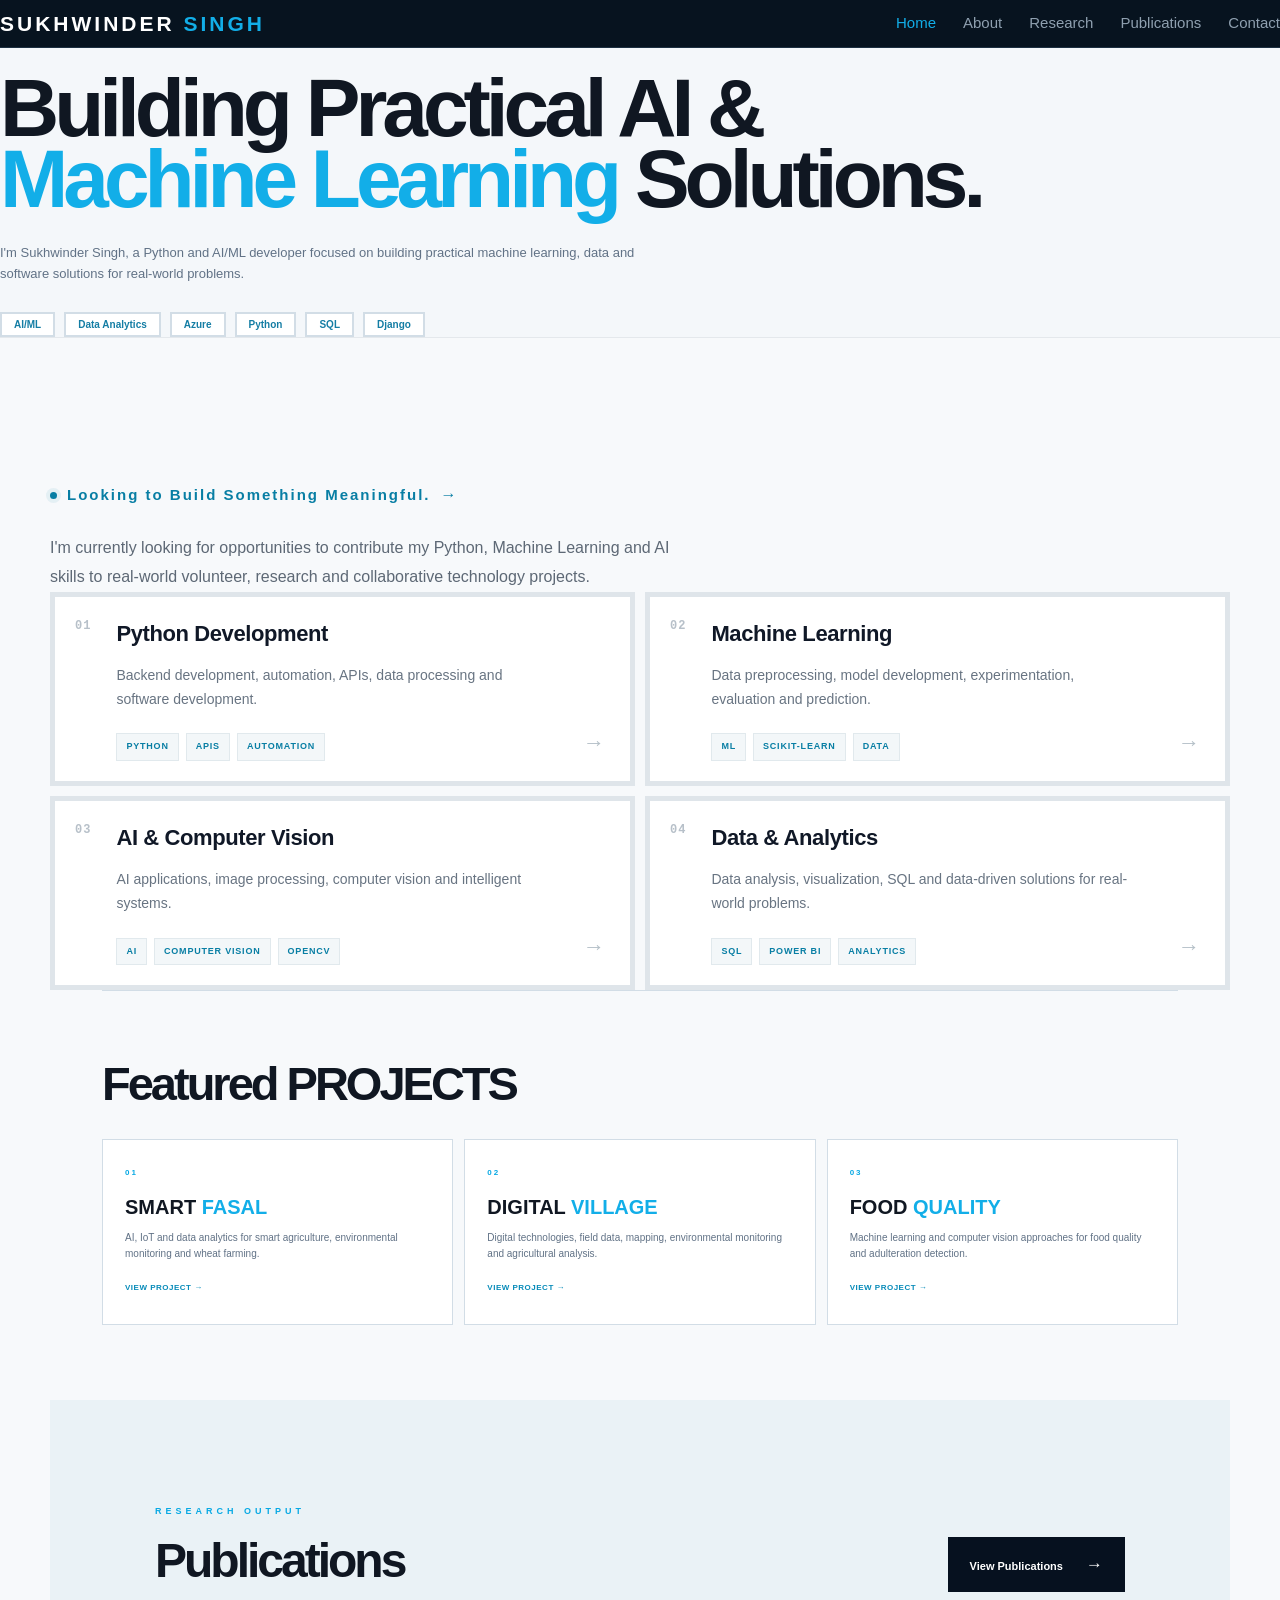
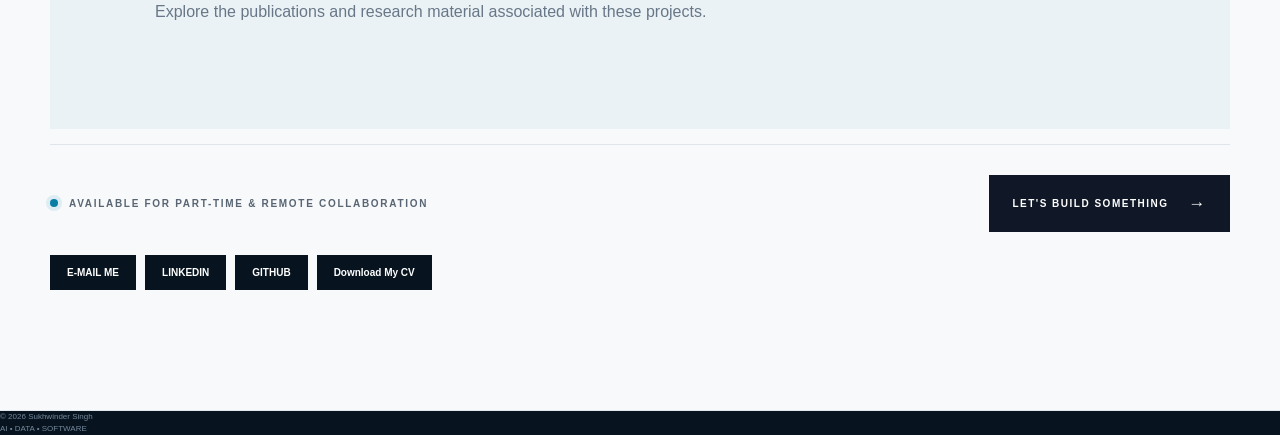
<file: index.html>
<!DOCTYPE html>
<html lang="en">
<head>
    <meta charset="UTF-8">
    <meta name="viewport" content="width=device-width, initial-scale=1.0">

    <title>Sukhwinder Singh | Sukhwinder Singh</title>	

    <link rel="stylesheet" href="css\index.css">
</head>

<body>

    <!-- =========================
         HEADER
    ========================== -->
<header class="site-header">

    <div class="container nav-container">

        <a href="index.html" class="logo">
            SUKHWINDER <span>SINGH</span>
        </a>




    <!-- MOBILE MENU -->

    <button
        class="menu-toggle"
        id="menuToggle"
        aria-label="Toggle navigation">

        <span></span>
        <span></span>
        <span></span>

    </button>




    <!-- Navigation -->
        <nav class="navigation">  
			<a href="index.html" class="active" >Home</a>
            <a href="about.html" > About</a>
            <a href="research.html">Research</a>
            <a href="publications.html">Publications</a>
            <a href="contact.html">Contact</a>
        </nav>

    </div>

</header>



<!-- =====================================================
     HERO
===================================================== -->

<main>

<section class="hero">

    <div class="hero-content">
	<br>


        <h1>
            Building Practical AI &
            <br>
            <span>Machine Learning</span> Solutions.
        </h1>

        <p class="hero-description">
            I'm Sukhwinder Singh, a Python and AI/ML developer focused on building practical machine learning, data and software solutions for real-world problems.
        </p>

        <!-- SKILLS -->

        <div class="skill-tags">

            <span>AI/ML</span>
            <span>Data Analytics</span>
            <span>Azure</span>
            <span>Python</span>
            <span>SQL</span>
			<span>Django</span>
        </div>

    </div>

</section>


<!-- =========================================================
     OPEN TO VOLUNTEER / COLLABORATION
========================================================= -->

<section class="collaboration-section" id="collaboration">

    <div class="collaboration-container">

        <!-- Section Label -->
<div class="collaboration-link">

    <a href="#contact">         <span class="collaboration-dot"></span>

        <h2>
                Looking to Build
                <span>Something Meaningful.</span>
            </h2>


        <span class="collaboration-arrow">→</span>
    </a>

</div>


        <!-- Main Heading -->
        <div class="collaboration-heading">

            
            <p>
                I'm currently looking for opportunities to contribute
                my Python, Machine Learning and AI skills to real-world
                volunteer, research and collaborative technology projects.
            </p>

        </div>


        <!-- Collaboration Areas -->
        <div class="collaboration-grid">


            <!-- Python -->
            <div class="collaboration-card">

                <div class="collaboration-card-number">
                    01
                </div>

                <div class="collaboration-card-content">

                    <h3>Python Development</h3>

                    <p>
                        Backend development, automation, APIs,
                        data processing and software development.
                    </p>

                    <div class="collaboration-tags">
                        <span>Python</span>
                        <span>APIs</span>
                        <span>Automation</span>
                    </div>

                </div>

                <div class="collaboration-card-arrow">
                    →
                </div>

            </div>


            <!-- Machine Learning -->
            <div class="collaboration-card">

                <div class="collaboration-card-number">
                    02
                </div>

                <div class="collaboration-card-content">

                    <h3>Machine Learning</h3>

                    <p>
                        Data preprocessing, model development,
                        experimentation, evaluation and prediction.
                    </p>

                    <div class="collaboration-tags">
                        <span>ML</span>
                        <span>Scikit-learn</span>
                        <span>Data</span>
                    </div>

                </div>

                <div class="collaboration-card-arrow">
                    →
                </div>

            </div>


            <!-- AI / Computer Vision -->
            <div class="collaboration-card">

                <div class="collaboration-card-number">
                    03
                </div>

                <div class="collaboration-card-content">

                    <h3>AI &amp; Computer Vision</h3>

                    <p>
                        AI applications, image processing,
                        computer vision and intelligent systems.
                    </p>

                    <div class="collaboration-tags">
                        <span>AI</span>
                        <span>Computer Vision</span>
                        <span>OpenCV</span>
                    </div>

                </div>

                <div class="collaboration-card-arrow">
                    →
                </div>

            </div>


            <!-- Data -->
            <div class="collaboration-card">

                <div class="collaboration-card-number">
                    04
                </div>

                <div class="collaboration-card-content">

                    <h3>Data &amp; Analytics</h3>

                    <p>
                        Data analysis, visualization, SQL and
                        data-driven solutions for real-world problems.
                    </p>

                    <div class="collaboration-tags">
                        <span>SQL</span>
                        <span>Power BI</span>
                        <span>Analytics</span>
                    </div>

                </div>

                <div class="collaboration-card-arrow">
                    →
                </div>

            </div>

        </div>


      




<!-- =====================================================
     FEATURED PROJECTS
===================================================== -->

<section class="featured-projects">


    <h2>
        Featured PROJECTS

    </h2>


    <div class="projects-grid">

        <article class="project-card">

            <div class="number">
                01
            </div>

            <h3>
                SMART <span>FASAL</span>
            </h3>

            <p>
                AI, IoT and data analytics for smart agriculture,
                environmental monitoring and wheat farming.
            </p>

            <a href="smart-fasal.html" class="link">
                VIEW PROJECT →
            </a>

        </article>


        <article class="project-card">

            <div class="number">
                02
            </div>

            <h3>
                DIGITAL <span>VILLAGE</span>
            </h3>

            <p>
                Digital technologies, field data, mapping,
                environmental monitoring and agricultural analysis.
            </p>

            <a href="digital-village.html" class="link">
                VIEW PROJECT →
            </a>

        </article>


        <article class="project-card">

            <div class="number">
                03
            </div>

            <h3>
                FOOD <span>QUALITY</span>
            </h3>

            <p>
                Machine learning and computer vision approaches
                for food quality and adulteration detection.
            </p>

            <a href="food-quality.html" class="link">
                VIEW PROJECT →
            </a>

        </article>

    </div>

</section>




<!-- =========================
             PUBLICATIONS
        ========================== -->

        <section class="publication-section">

            <div class="container publication-box">


                <div>

                    <p class="eyebrow">
                        RESEARCH OUTPUT
                    </p>


                    <h2>
                        Publications
                    </h2>


                    <p>

                        Explore the publications and
                        research material associated with
                        these projects.

                    </p>

                </div>


                <a href="publications.html"
                   class="publication-button">

                    View Publications

                    <span>
                        →
                    </span>

                </a>


            </div>

        </section>




<!-- =====================================================
     CONNECT
===================================================== -->

  <!-- Availability -->
        <div class="collaboration-footer">

            <div class="availability-status">

                <span class="availability-dot"></span>

                <span>
                    AVAILABLE FOR PART-TIME &amp; REMOTE COLLABORATION
                </span>

            </div>


            <a href="contact.html" class="collaboration-cta">

                <span>LET'S BUILD SOMETHING</span>

                <span class="collaboration-cta-arrow">
                    →
                </span>

            </a>

        </div>
		
		 <div class="connect-buttons">

        <a href="mailto:sukhasingh2292@gmail.com"> E-MAIL ME         </a>

        <a href="https://www.linkedin.com/in/sukhaa02/" target="_blank">  LINKEDIN         </a>
		 <a href="https://github.com/sukha002" target="_blank">             GITHUB         </a>
		            <a href="documents/SUKHWINDERTOOR.DOCX" download>     Download My CV </a>



    </div>


    </div>

</section>







</main>


<!-- =====================================================
     FOOTER
===================================================== -->

<footer class="site-footer">

    <div class="container">

        <div>
            © 2026 Sukhwinder Singh
        </div>

        <div>
            AI • DATA • SOFTWARE
        </div>

    </div>

</footer>


</body>
</html>
</file>
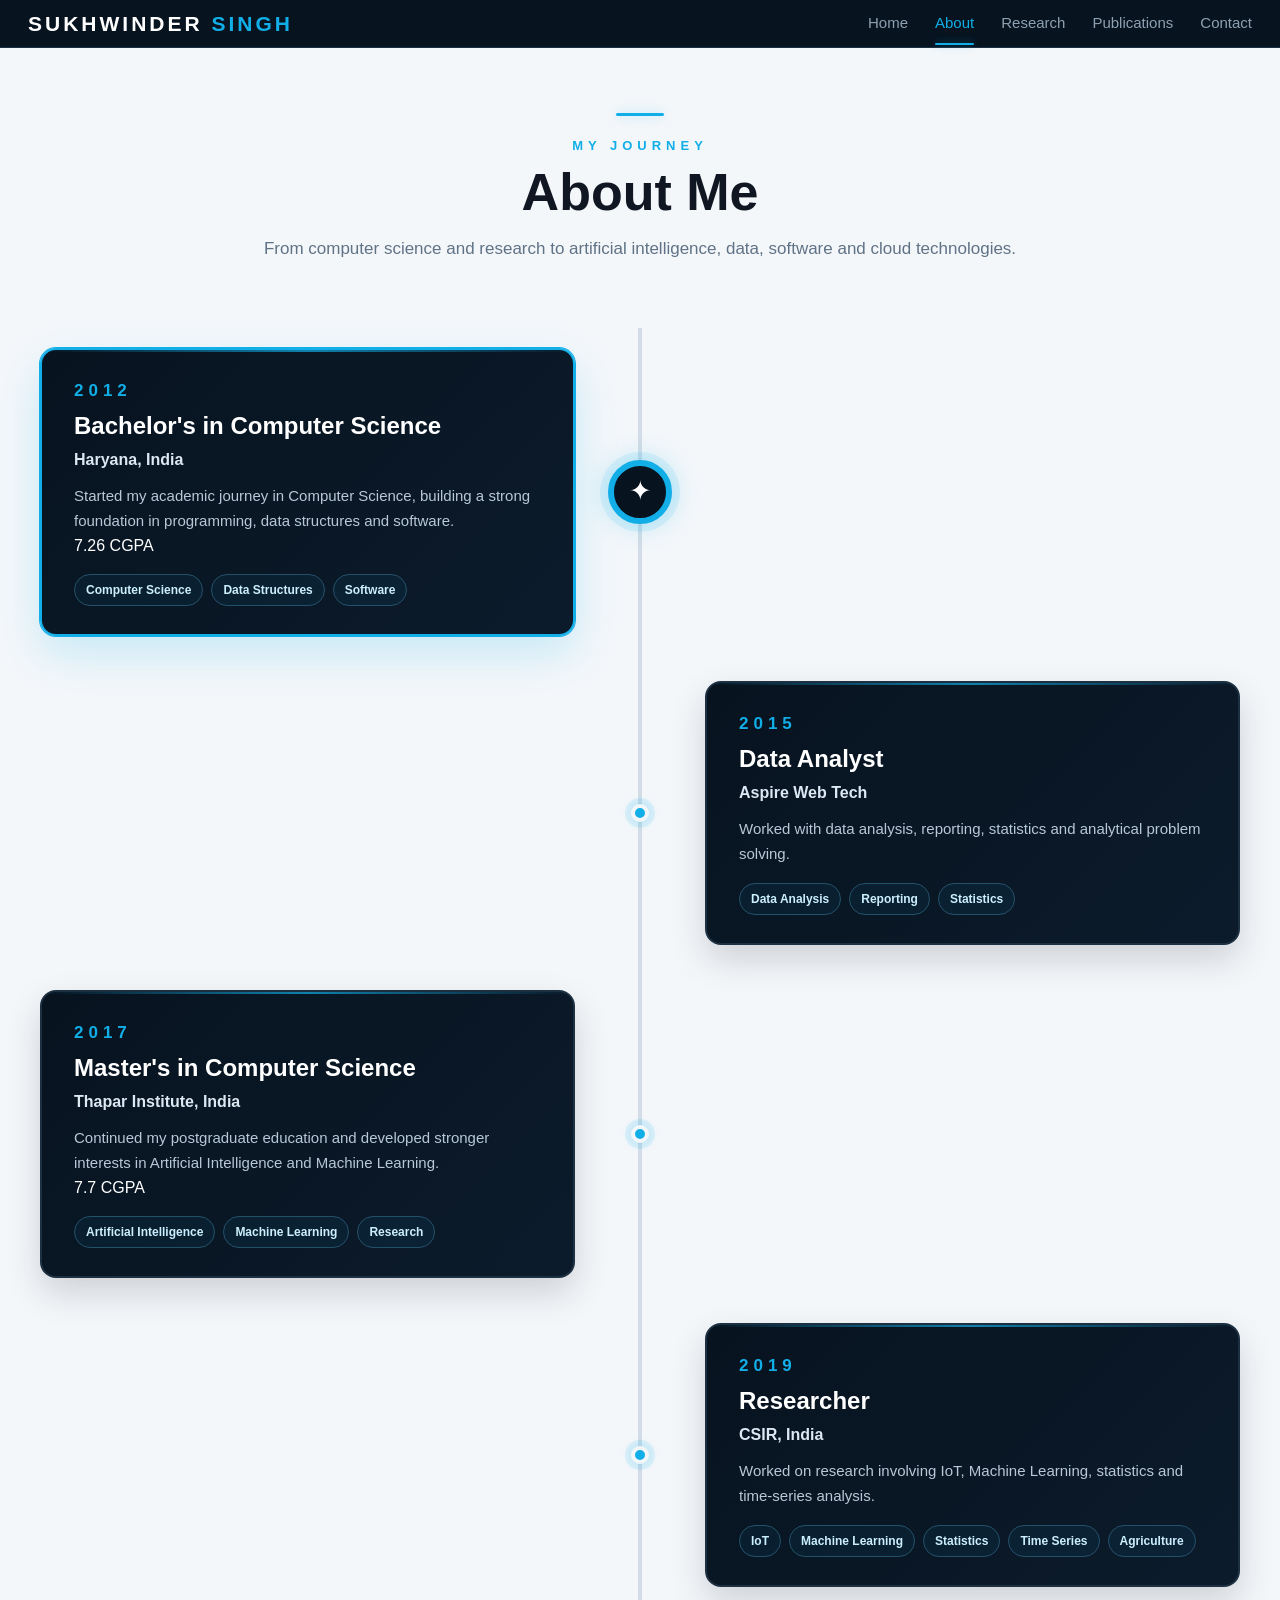
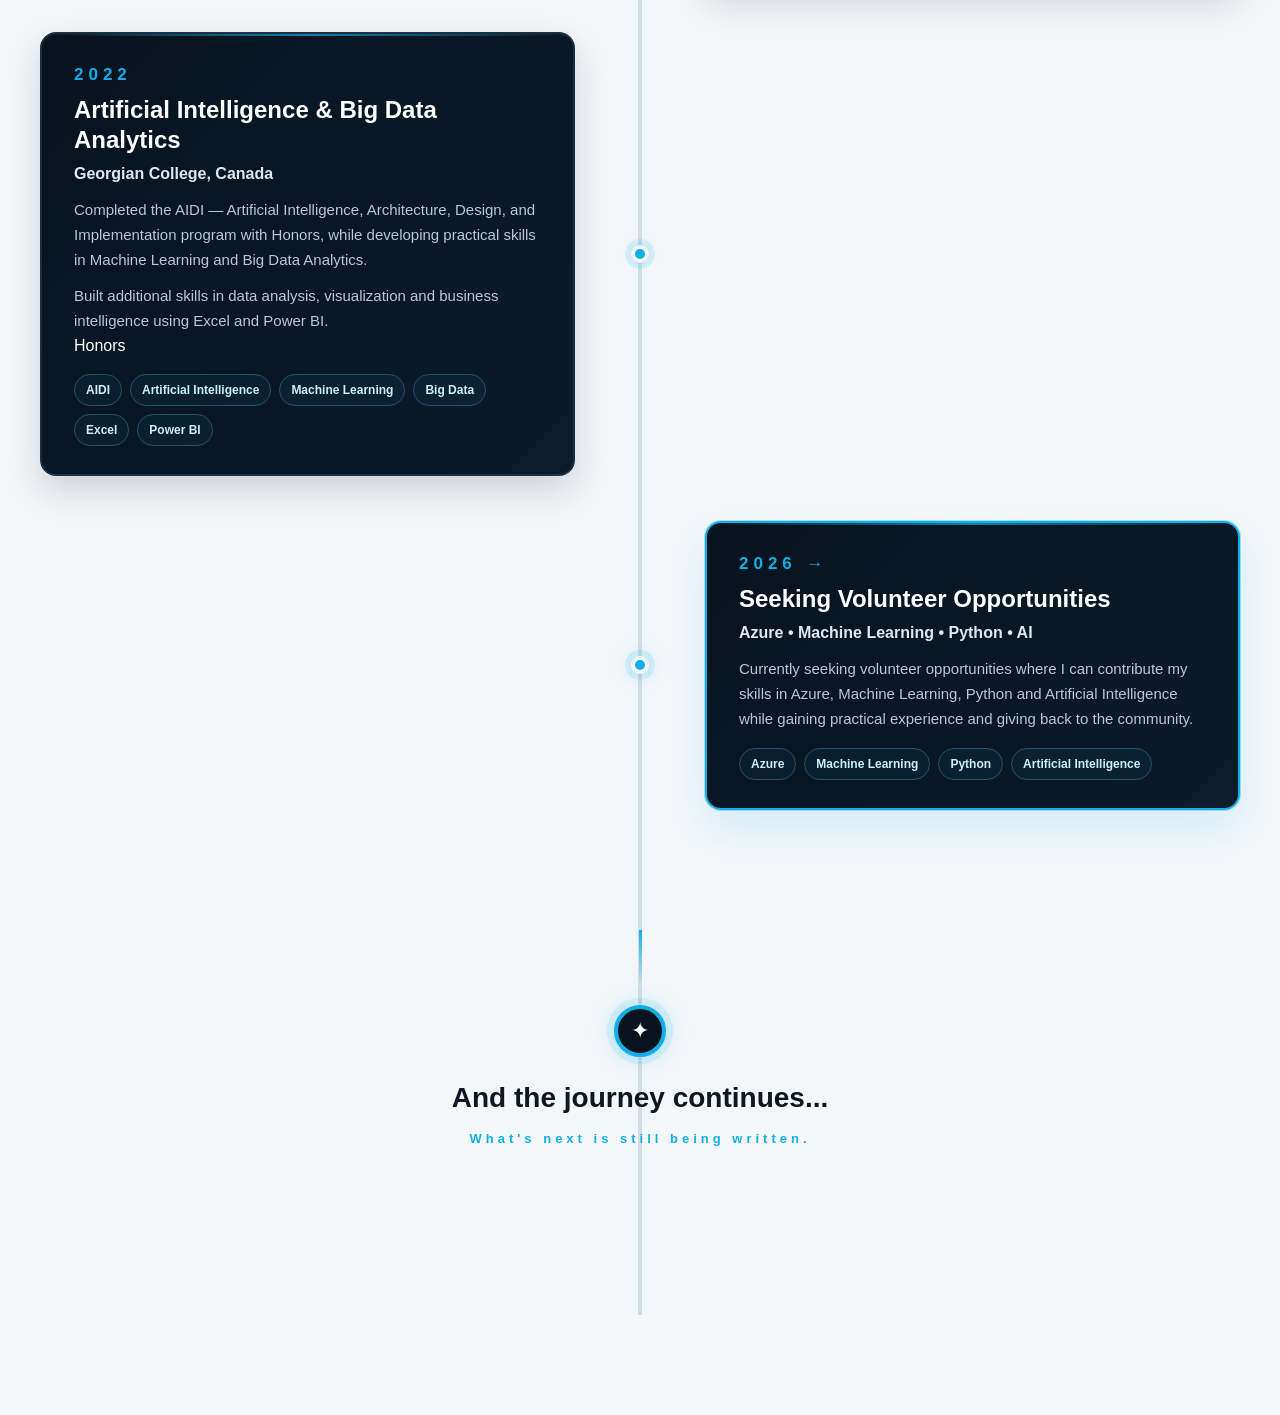
<file: about.html>
<!DOCTYPE html>
<html lang="en">
<head>
    <meta charset="UTF-8">
    <meta name="viewport" content="width=device-width, initial-scale=1.0">

    <title>About Me | Sukhwinder Singh</title>	

    <link rel="stylesheet" href="css\about.css">
</head>

<body>

    <!-- =========================
         HEADER
    ========================== -->
<header class="site-header">

    <div class="container nav-container">

        <a href="index.html" class="logo">
            SUKHWINDER <span>SINGH</span>
        </a>




    <!-- MOBILE MENU -->

    <button
        class="menu-toggle"
        id="menuToggle"
        aria-label="Toggle navigation">

        <span></span>
        <span></span>
        <span></span>

    </button>




    <!-- Navigation -->
        <nav class="navigation">  
			<a href="index.html" >Home</a>
            <a href="about.html" class="active"> About</a>
            <a href="research.html">Research</a>
            <a href="publications.html">Publications</a>
            <a href="contact.html">Contact</a>
        </nav>

    </div>

</header>


	
        <!-- Mobile Three-Bar Button -->
        <button
            class="menu-toggle"
            id="menuToggle"
            aria-label="Open navigation menu"
            aria-expanded="false"
            type="button"
        >
            <span></span>
            <span></span>
            <span></span>
        </button>





    <!-- =========================
         PAGE INTRO
    ========================== -->
    <section class="page-intro">

        <div class="intro-line"></div>

        <p class="eyebrow">
            MY JOURNEY
        </p>

        <h1>
            About Me
        </h1>

        <p class="intro-text">
            From computer science and research to artificial intelligence,
            data, software and cloud technologies.
        </p>

    </section>

<!-- =====================================================
     TIMELINE
===================================================== -->

<main class="timeline-section">

    <div class="timeline">


        <!-- =================================================
             MOVING MARKER
        ================================================== -->

        <div class="timeline-marker"
             id="timelineMarker">

            <span>✦</span>

        </div>



        <!-- =================================================
             2012
        ================================================== -->

        <article class="timeline-item left">

            <div class="timeline-dot"></div>


            <div class="timeline-card">

                <div class="timeline-year">
                    2012
                </div>


                <h2>
                    Bachelor's in Computer Science
                </h2>


                <h3>
                    Haryana, India
                </h3>


                <p>
                    Started my academic journey in Computer
                    Science, building a strong foundation in
                    programming, data structures and software.
                </p>


                <div class="achievement">

                    <span class="achievement-value">
                        7.26 CGPA
                    </span>

                </div>


                <div class="tags">

                    <span>
                        Computer Science
                    </span>

                    <span>
                        Data Structures
                    </span>

                    <span>
                        Software
                    </span>

                </div>

            </div>

        </article>



        <!-- =================================================
             2015
        ================================================== -->

        <article class="timeline-item right">

            <div class="timeline-dot"></div>


            <div class="timeline-card">

                <div class="timeline-year">
                    2015
                </div>


                <h2>
                    Data Analyst
                </h2>


                <h3>
                    Aspire Web Tech
                </h3>


                <p>
                    Worked with data analysis, reporting,
                    statistics and analytical problem solving.
                </p>


                <div class="tags">

                    <span>
                        Data Analysis
                    </span>

                    <span>
                        Reporting
                    </span>

                    <span>
                        Statistics
                    </span>

                </div>

            </div>

        </article>



        <!-- =================================================
             2017
        ================================================== -->

        <article class="timeline-item left">

            <div class="timeline-dot"></div>


            <div class="timeline-card">

                <div class="timeline-year">
                    2017
                </div>


                <h2>
                    Master's in Computer Science
                </h2>


                <h3>
                    Thapar Institute, India
                </h3>


                <p>
                    Continued my postgraduate education and
                    developed stronger interests in Artificial
                    Intelligence and Machine Learning.
                </p>


                <div class="achievement">

                    <span class="achievement-value">
                        7.7 CGPA
                    </span>

                </div>


                <div class="tags">

                    <span>
                        Artificial Intelligence
                    </span>

                    <span>
                        Machine Learning
                    </span>

                    <span>
                        Research
                    </span>

                </div>

            </div>

        </article>



        <!-- =================================================
             2019
        ================================================== -->

        <article class="timeline-item right">

            <div class="timeline-dot"></div>


            <div class="timeline-card">

                <div class="timeline-year">
                    2019
                </div>


                <h2>
                    Researcher
                </h2>


                <h3>
                    CSIR, India
                </h3>


                <p>
                    Worked on research involving IoT,
                    Machine Learning, statistics and
                    time-series analysis.
                </p>


                <div class="tags">

                    <span>
                        IoT
                    </span>

                    <span>
                        Machine Learning
                    </span>

                    <span>
                        Statistics
                    </span>

                    <span>
                        Time Series
                    </span>

                    <span>
                        Agriculture
                    </span>

                </div>

            </div>

        </article>



        <!-- =================================================
             2022
        ================================================== -->

        <article class="timeline-item left">

            <div class="timeline-dot"></div>


            <div class="timeline-card">

                <div class="timeline-year">
                    2022
                </div>


                <h2>
                    Artificial Intelligence &
                    Big Data Analytics
                </h2>


                <h3>
                    Georgian College, Canada
                </h3>


                <p>
                    Completed the AIDI — Artificial Intelligence,
                    Architecture, Design, and Implementation
                    program with Honors, while developing
                    practical skills in Machine Learning and
                    Big Data Analytics.
                </p>


                <p class="additional-skills">

                    Built additional skills in data analysis,
                    visualization and business intelligence
                    using Excel and Power BI.

                </p>


                <div class="achievement-row">

                    <div class="achievement">

                        <span class="achievement-value">
                            Honors
                        </span>

                    </div>

                </div>


                <div class="tags">

                    <span>
                        AIDI
                    </span>

                    <span>
                        Artificial Intelligence
                    </span>

                    <span>
                        Machine Learning
                    </span>

                    <span>
                        Big Data
                    </span>

                    <span>
                        Excel
                    </span>

                    <span>
                        Power BI
                    </span>

                </div>

            </div>

        </article>



        <!-- =================================================
             2026
        ================================================== -->

        <article class="timeline-item right current">

            <div class="timeline-dot"></div>


            <div class="timeline-card">

                <div class="timeline-year">
                    2026 →
                </div>


                <h2>
                    Seeking Volunteer Opportunities
                </h2>


                <h3>
                    Azure • Machine Learning • Python • AI
                </h3>


                <p>
                    Currently seeking volunteer opportunities
                    where I can contribute my skills in Azure,
                    Machine Learning, Python and Artificial
                    Intelligence while gaining practical
                    experience and giving back to the community.
                </p>


                <div class="tags">

                    <span>
                        Azure
                    </span>

                    <span>
                        Machine Learning
                    </span>

                    <span>
                        Python
                    </span>

                    <span>
                        Artificial Intelligence
                    </span>

                </div>

            </div>

        </article>



        <!-- =================================================
             JOURNEY CONTINUES
        ================================================== -->

        <div class="journey-continues">

            <div class="journey-line"></div>


            <div class="journey-icon">
                ✦
            </div>


            <h2>
                And the journey continues...
            </h2>


            <p>
                What's next is still being written.
            </p>

        </div>


    </div>

</main>





  <!-- JavaScript -->
    <script src="js\about.js" defer></script>

</body>
</html>
</file>
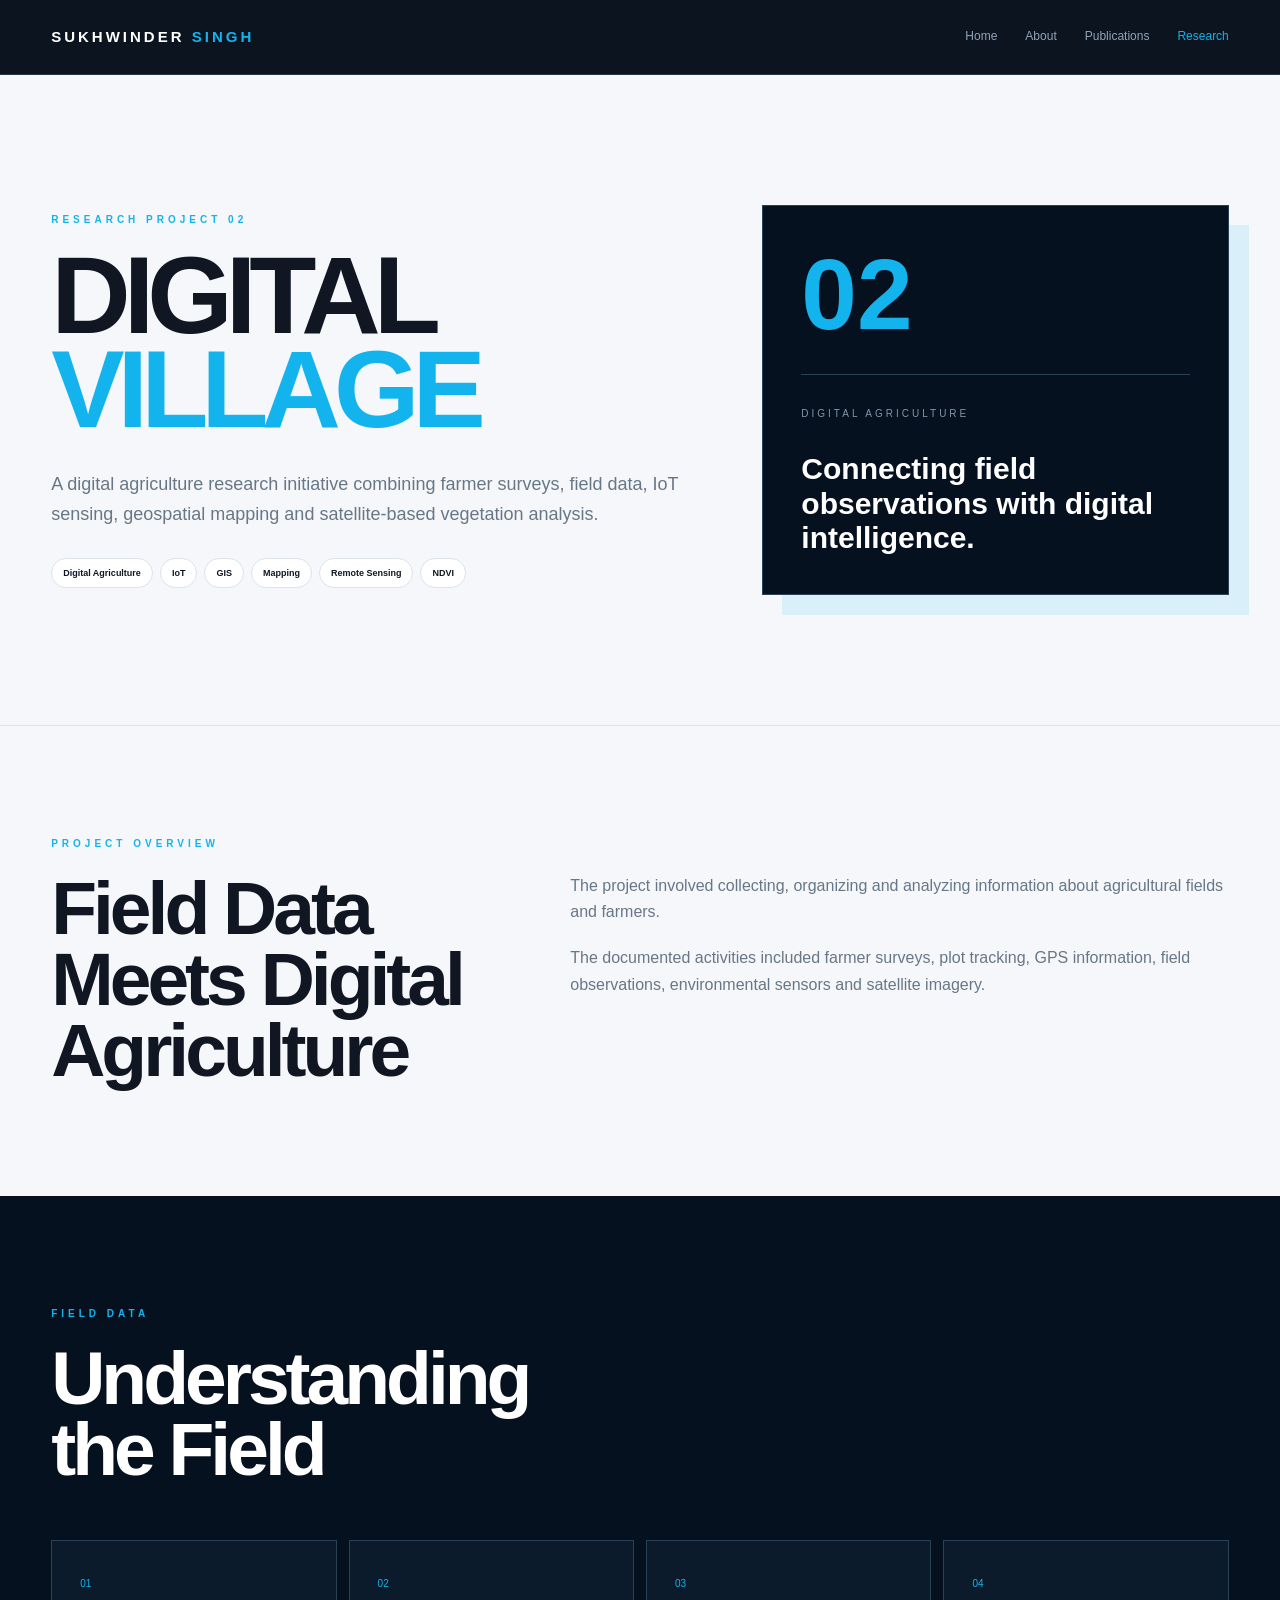
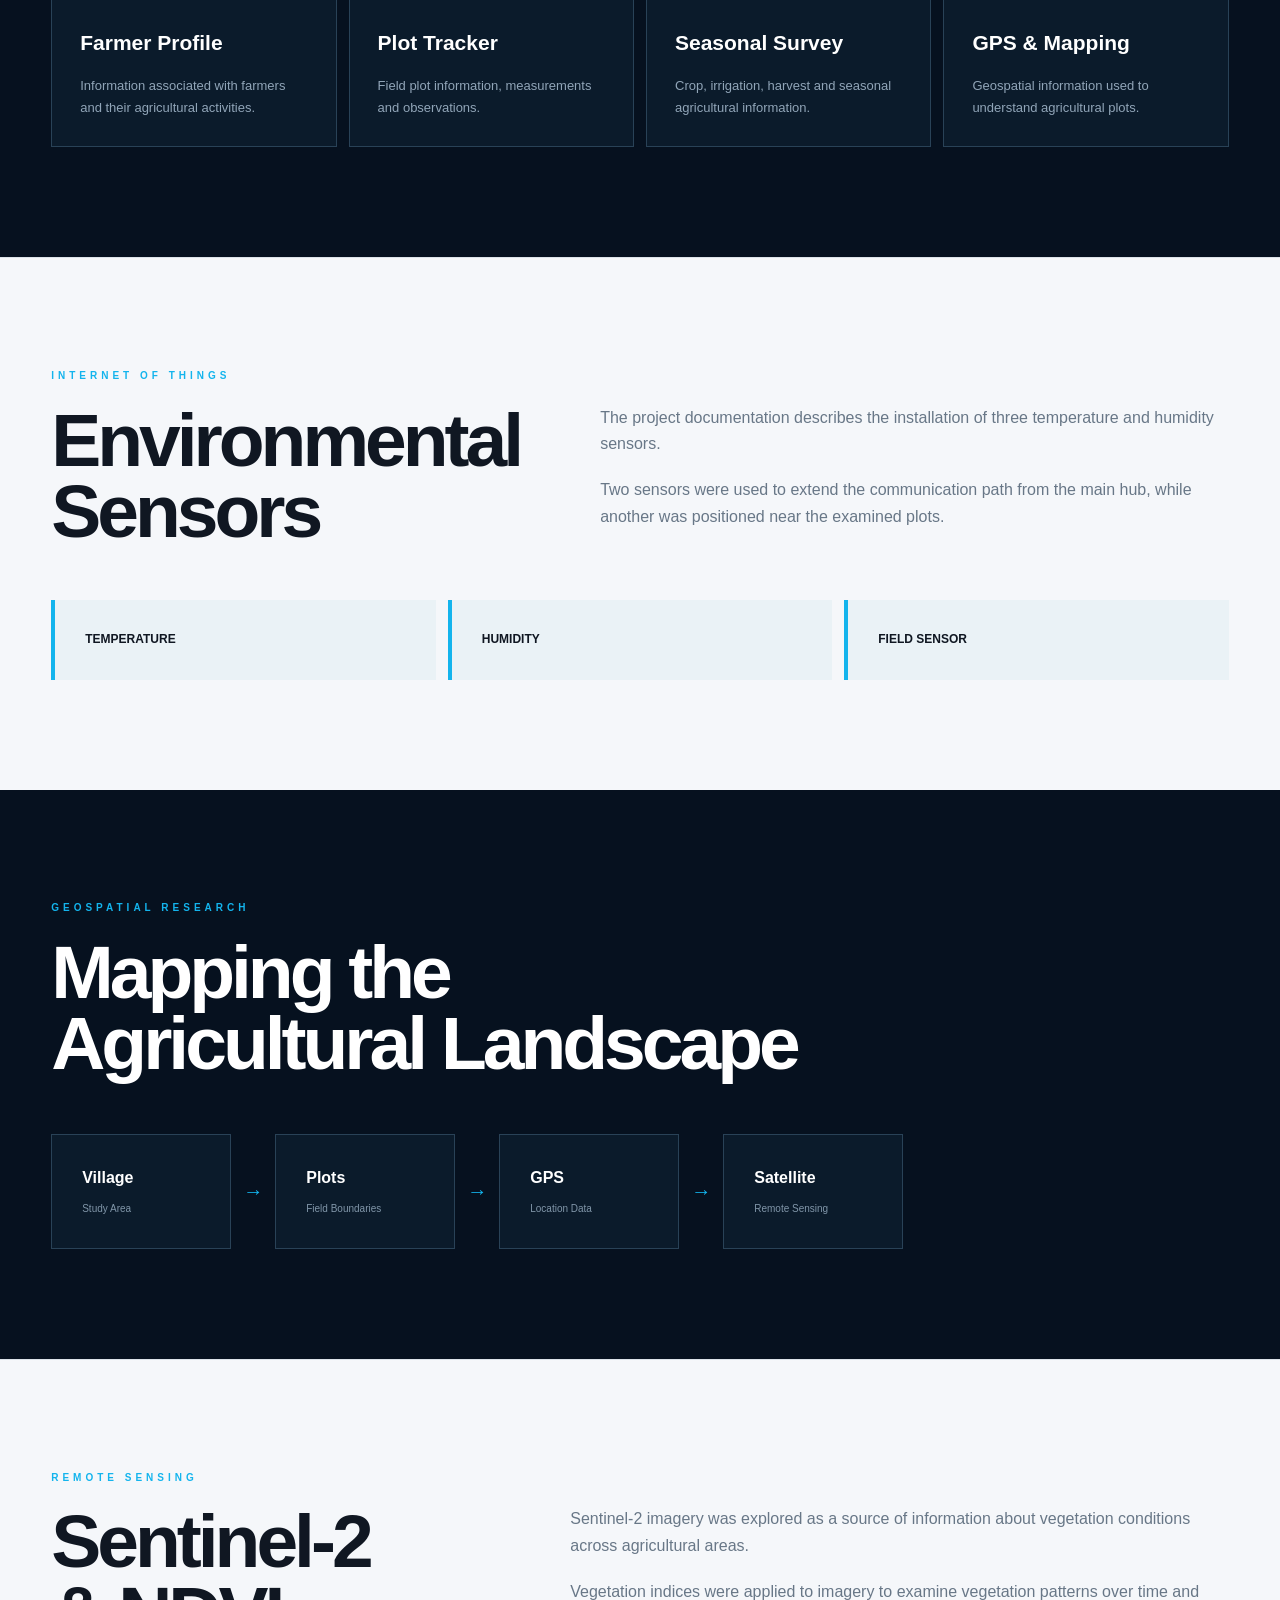
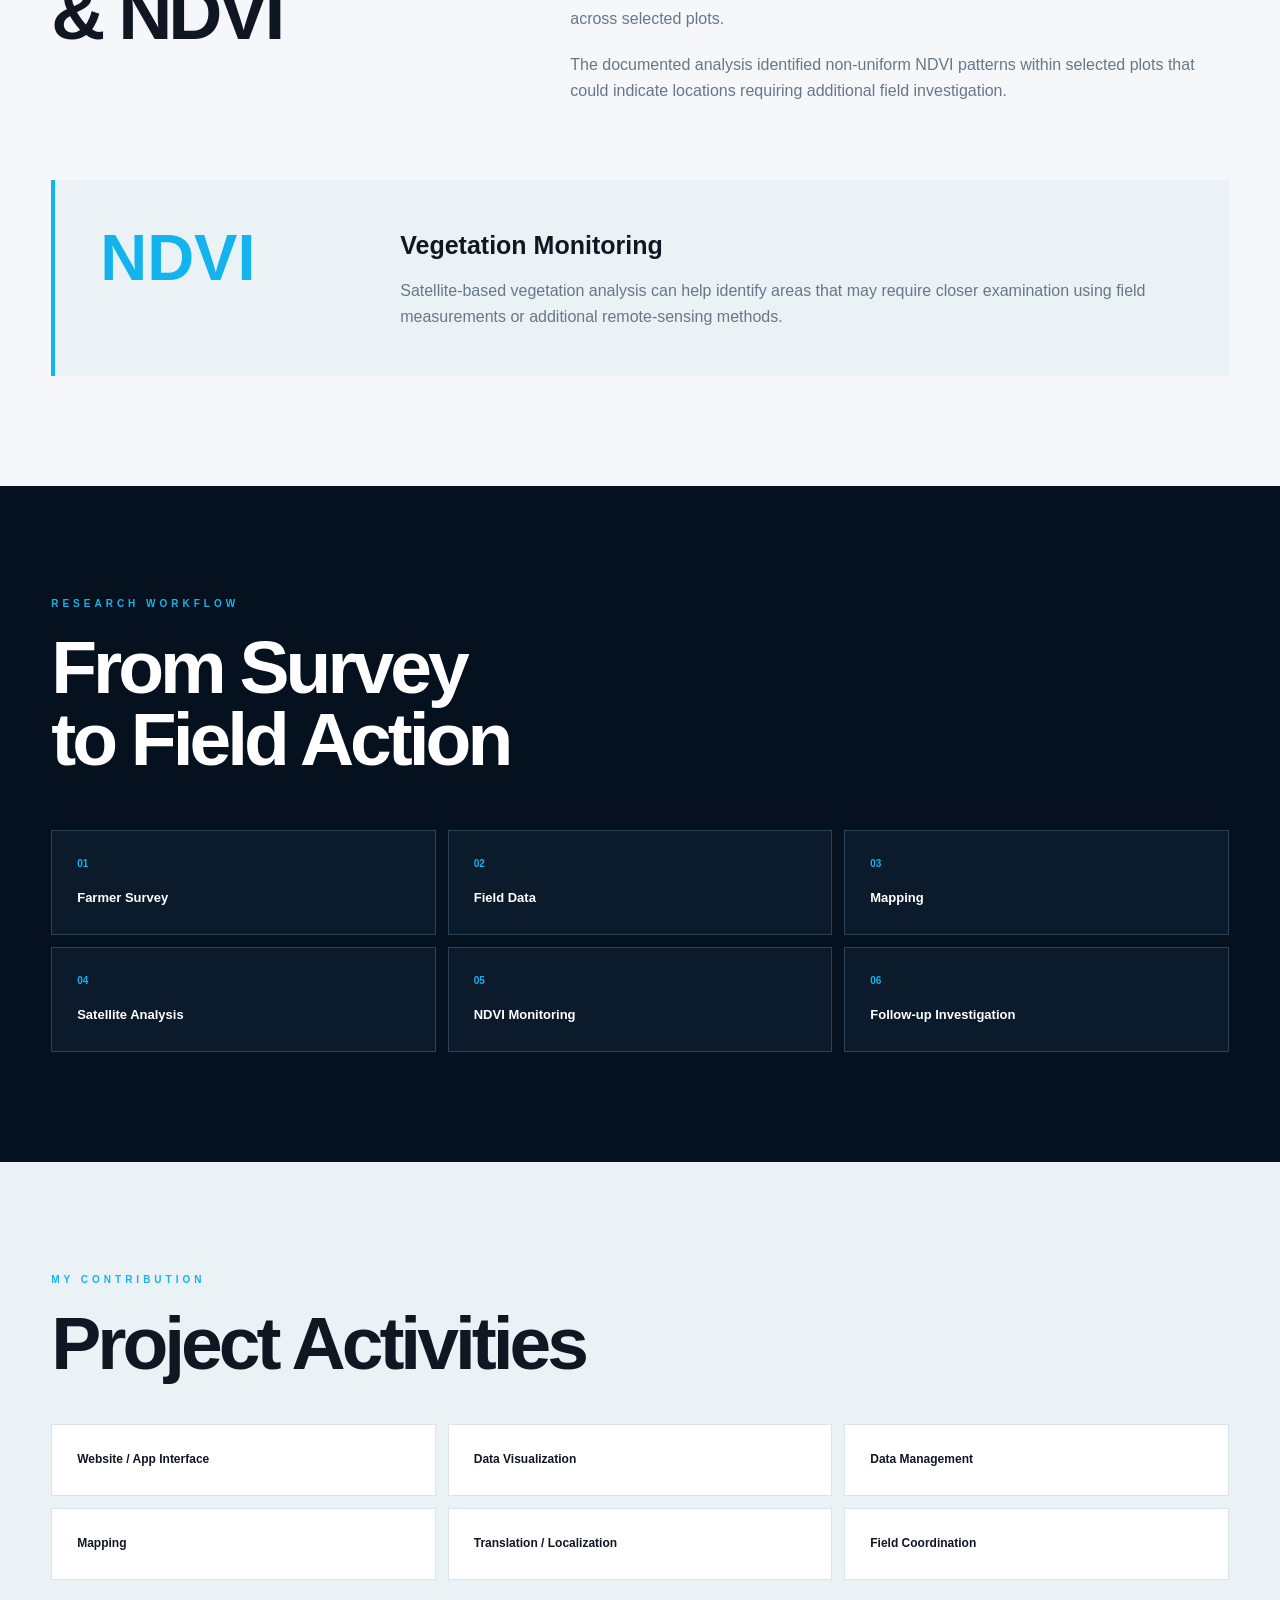
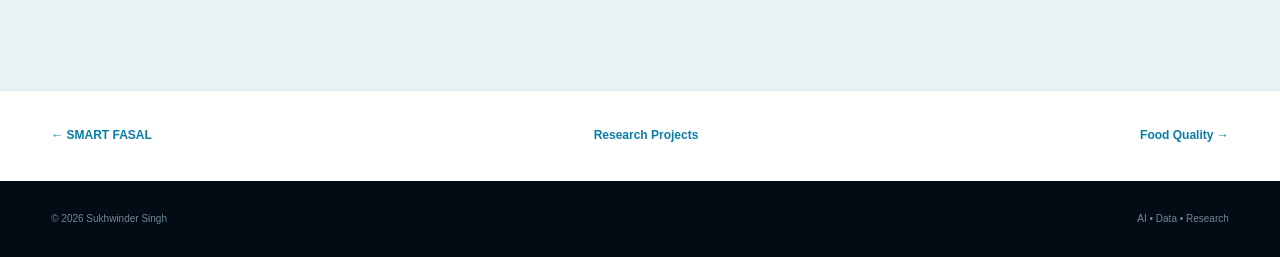
<file: digital-village.html>
<!DOCTYPE html>
<html lang="en">

<head>

    <meta charset="UTF-8">

    <meta name="viewport"
          content="width=device-width, initial-scale=1.0">

    <title>Digital Village | Sukhwinder Singh</title>

    <link rel="stylesheet"
          href="css/digital-village.css">

</head>


<body>


<header class="site-header">

    <div class="container navigation">

        <a href="index.html" class="logo">
            SUKHWINDER <span>SINGH</span>
        </a>

        <nav>

            <a href="index.html">Home</a>

            <a href="about.html">About</a>

            <a href="publications.html">Publications</a>

            <a href="research.html" class="active">
                Research
            </a>

        </nav>

    </div>

</header>



<main>


<!-- HERO -->

<section class="hero">

    <div class="container hero-grid">

        <div>

            <p class="eyebrow">
                RESEARCH PROJECT 02
            </p>

            <h1>
                DIGITAL
                <span>VILLAGE</span>
            </h1>

            <p class="hero-text">

                A digital agriculture research initiative
                combining farmer surveys, field data,
                IoT sensing, geospatial mapping and
                satellite-based vegetation analysis.

            </p>

            <div class="tags">

                <span>Digital Agriculture</span>
                <span>IoT</span>
                <span>GIS</span>
                <span>Mapping</span>
                <span>Remote Sensing</span>
                <span>NDVI</span>

            </div>

        </div>


        <div class="hero-panel">

            <div class="number">
                02
            </div>

            <div class="line"></div>

            <p>
                DIGITAL AGRICULTURE
            </p>

            <strong>
                Connecting field
                observations with
                digital intelligence.
            </strong>

        </div>

    </div>

</section>



<!-- OVERVIEW -->

<section class="section">

    <div class="container">

        <p class="eyebrow">
            PROJECT OVERVIEW
        </p>

        <div class="two-column">

            <h2>
                Field Data
                <br>
                Meets Digital
                <br>
                Agriculture
            </h2>

            <div>

                <p>

                    The project involved collecting,
                    organizing and analyzing information
                    about agricultural fields and farmers.

                </p>

                <p>

                    The documented activities included
                    farmer surveys, plot tracking,
                    GPS information, field observations,
                    environmental sensors and
                    satellite imagery.

                </p>

            </div>

        </div>

    </div>

</section>



<!-- FIELD DATA -->

<section class="dark-section">

    <div class="container">

        <p class="eyebrow">
            FIELD DATA
        </p>

        <h2>
            Understanding
            <br>
            the Field
        </h2>


        <div class="data-grid">

            <div class="data-card">

                <span>01</span>

                <h3>
                    Farmer Profile
                </h3>

                <p>
                    Information associated with
                    farmers and their agricultural
                    activities.
                </p>

            </div>


            <div class="data-card">

                <span>02</span>

                <h3>
                    Plot Tracker
                </h3>

                <p>
                    Field plot information,
                    measurements and observations.
                </p>

            </div>


            <div class="data-card">

                <span>03</span>

                <h3>
                    Seasonal Survey
                </h3>

                <p>
                    Crop, irrigation, harvest and
                    seasonal agricultural information.
                </p>

            </div>


            <div class="data-card">

                <span>04</span>

                <h3>
                    GPS & Mapping
                </h3>

                <p>
                    Geospatial information used to
                    understand agricultural plots.
                </p>

            </div>

        </div>

    </div>

</section>



<!-- IOT -->

<section class="section">

    <div class="container">

        <p class="eyebrow">
            INTERNET OF THINGS
        </p>

        <div class="two-column">

            <h2>
                Environmental
                <br>
                Sensors
            </h2>

            <div>

                <p>

                    The project documentation describes
                    the installation of three temperature
                    and humidity sensors.

                </p>

                <p>

                    Two sensors were used to extend the
                    communication path from the main hub,
                    while another was positioned near the
                    examined plots.

                </p>

            </div>

        </div>


        <div class="sensor-layout">

            <div>
                TEMPERATURE
            </div>

            <div>
                HUMIDITY
            </div>

            <div>
                FIELD SENSOR
            </div>

        </div>

    </div>

</section>



<!-- MAPPING -->

<section class="dark-section">

    <div class="container">

        <p class="eyebrow">
            GEOSPATIAL RESEARCH
        </p>

        <h2>
            Mapping the
            <br>
            Agricultural Landscape
        </h2>


        <div class="mapping-flow">

            <div>
                Village
                <small>
                    Study Area
                </small>
            </div>

            <span>→</span>

            <div>
                Plots
                <small>
                    Field Boundaries
                </small>
            </div>

            <span>→</span>

            <div>
                GPS
                <small>
                    Location Data
                </small>
            </div>

            <span>→</span>

            <div>
                Satellite
                <small>
                    Remote Sensing
                </small>
            </div>

        </div>

    </div>

</section>



<!-- SENTINEL -->

<section class="section">

    <div class="container">

        <p class="eyebrow">
            REMOTE SENSING
        </p>

        <div class="two-column">

            <h2>
                Sentinel-2
                <br>
                & NDVI
            </h2>

            <div>

                <p>

                    Sentinel-2 imagery was explored as
                    a source of information about
                    vegetation conditions across
                    agricultural areas.

                </p>

                <p>

                    Vegetation indices were applied to
                    imagery to examine vegetation patterns
                    over time and across selected plots.

                </p>

                <p>

                    The documented analysis identified
                    non-uniform NDVI patterns within
                    selected plots that could indicate
                    locations requiring additional
                    field investigation.

                </p>

            </div>

        </div>


        <div class="ndvi-box">

            <div class="ndvi-number">
                NDVI
            </div>

            <div>

                <h3>
                    Vegetation Monitoring
                </h3>

                <p>

                    Satellite-based vegetation analysis
                    can help identify areas that may
                    require closer examination using
                    field measurements or additional
                    remote-sensing methods.

                </p>

            </div>

        </div>

    </div>

</section>



<!-- RESEARCH WORKFLOW -->

<section class="dark-section">

    <div class="container">

        <p class="eyebrow">
            RESEARCH WORKFLOW
        </p>

        <h2>
            From Survey
            <br>
            to Field Action
        </h2>


        <div class="workflow">

            <div>
                <span>01</span>
                Farmer Survey
            </div>

            <div>
                <span>02</span>
                Field Data
            </div>

            <div>
                <span>03</span>
                Mapping
            </div>

            <div>
                <span>04</span>
                Satellite Analysis
            </div>

            <div>
                <span>05</span>
                NDVI Monitoring
            </div>

            <div>
                <span>06</span>
                Follow-up Investigation
            </div>

        </div>

    </div>

</section>



<!-- CONTRIBUTION -->

<section class="contribution">

    <div class="container">

        <p class="eyebrow">
            MY CONTRIBUTION
        </p>

        <h2>
            Project Activities
        </h2>


        <div class="contribution-grid">

            <div>
                Website / App Interface
            </div>

            <div>
                Data Visualization
            </div>

            <div>
                Data Management
            </div>

            <div>
                Mapping
            </div>

            <div>
                Translation / Localization
            </div>

            <div>
                Field Coordination
            </div>

        </div>

    </div>

</section>



<!-- NAVIGATION -->

<section class="project-navigation">

    <div class="container navigation-grid">

        <a href="smart-fasal.html">
            ← SMART FASAL
        </a>

        <a href="research.html">
            Research Projects
        </a>

        <a href="food-quality.html">
            Food Quality →
        </a>

    </div>

</section>


</main>



<footer>

    <div class="container">

        <span>
            © 2026 Sukhwinder Singh
        </span>

        <span>
            AI • Data • Research
        </span>

    </div>

</footer>


</body>
</html>
</file>
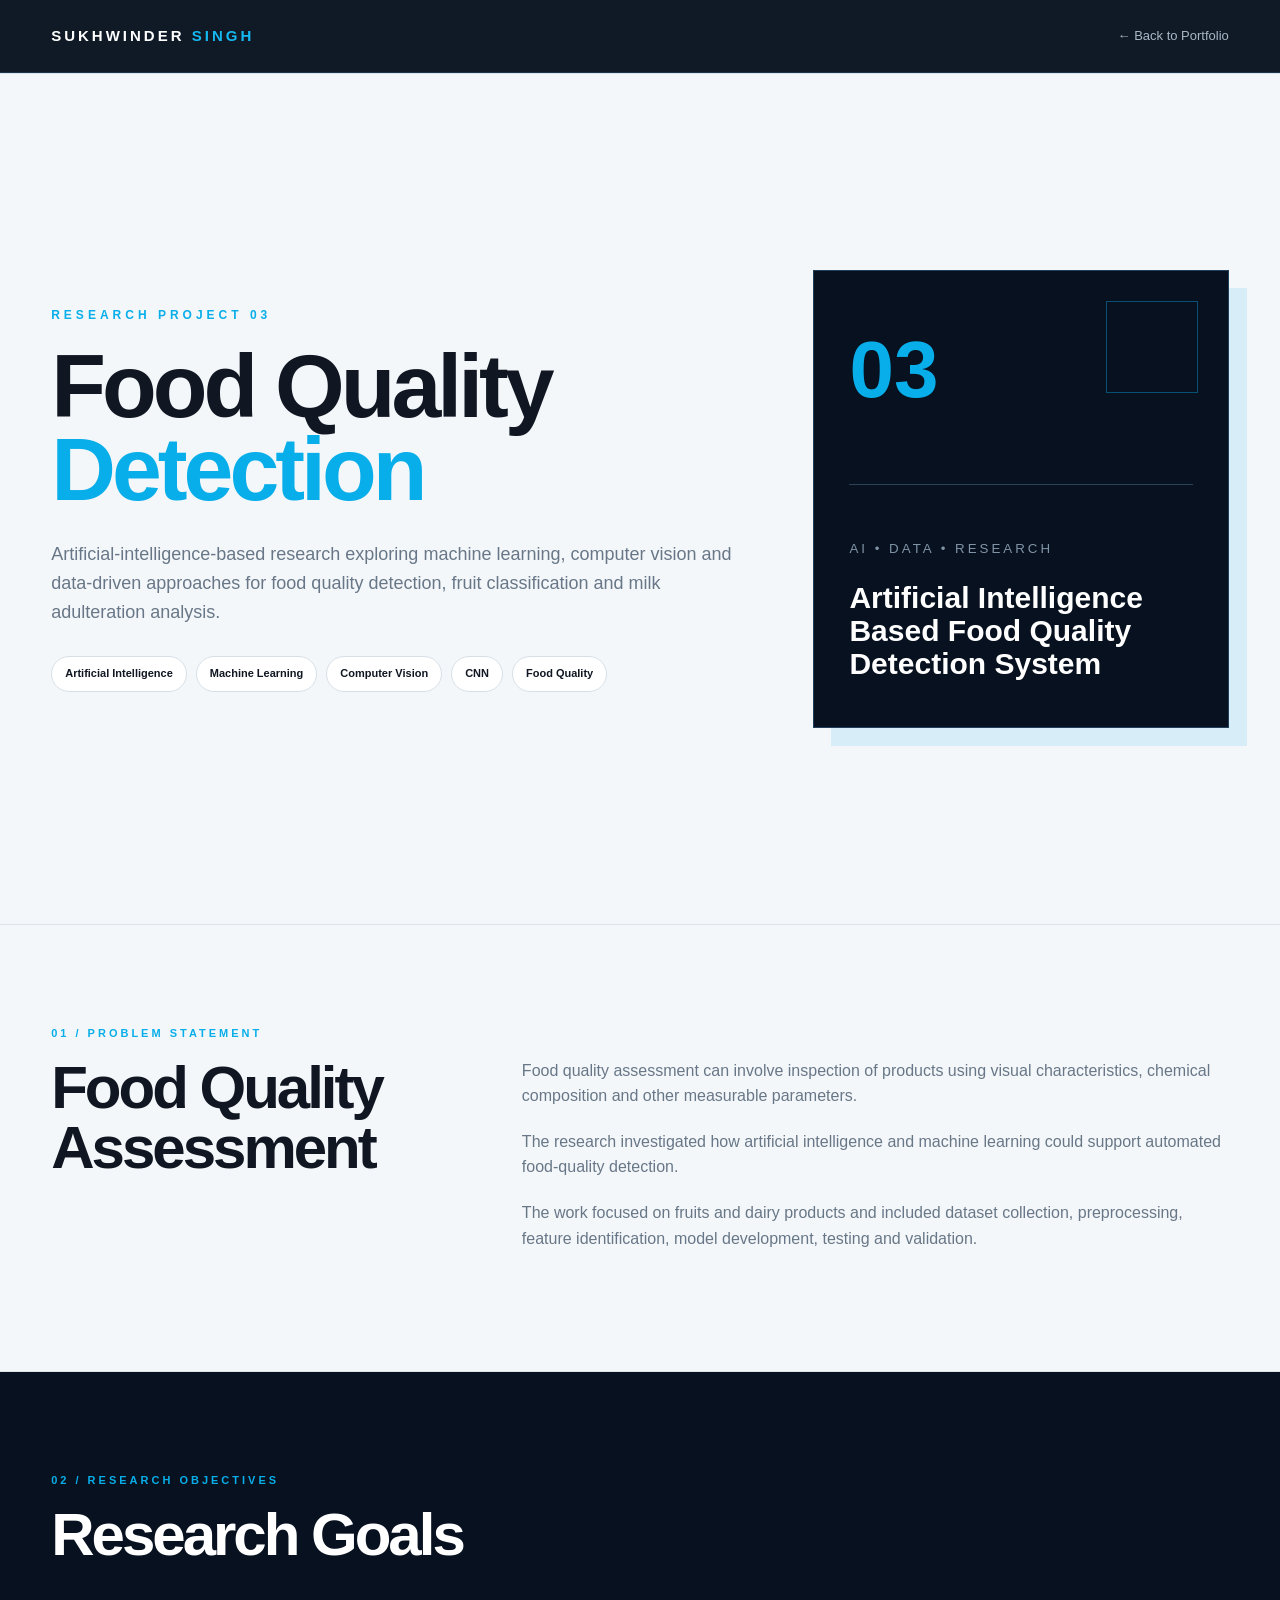
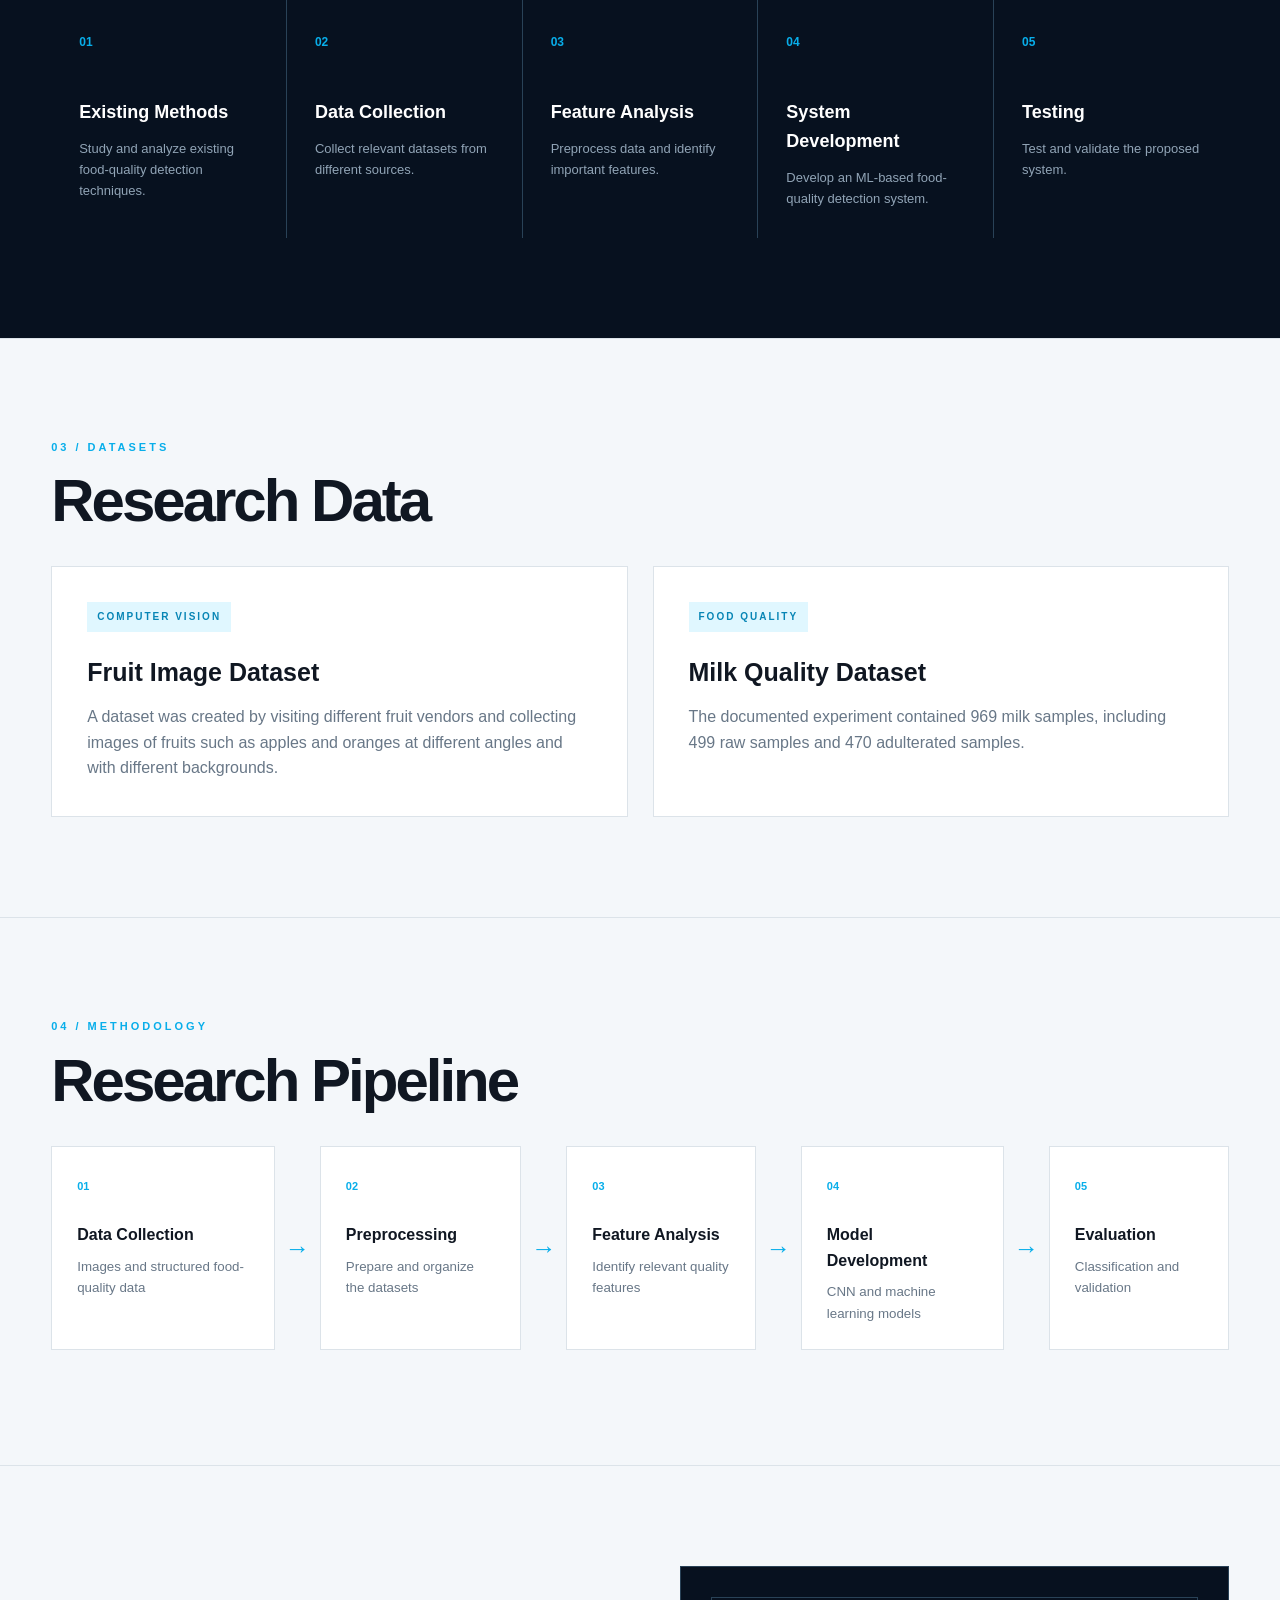
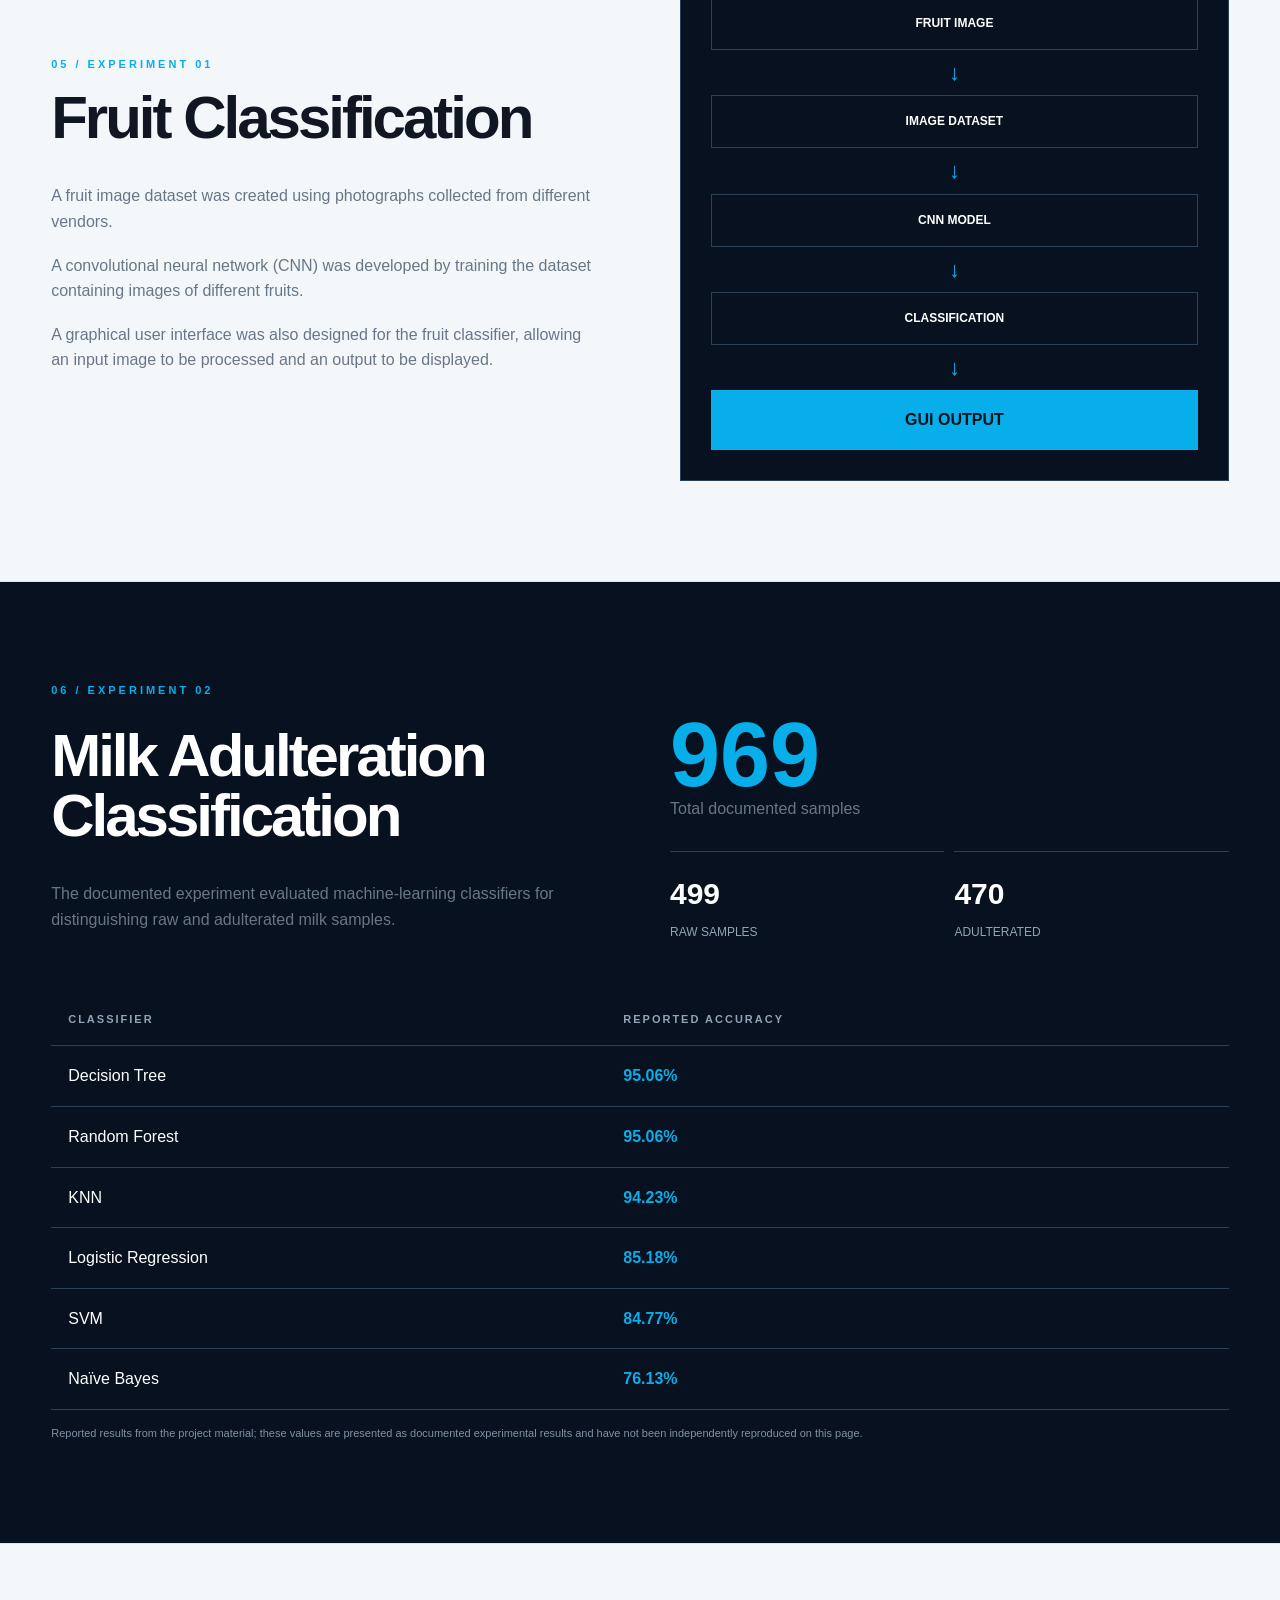
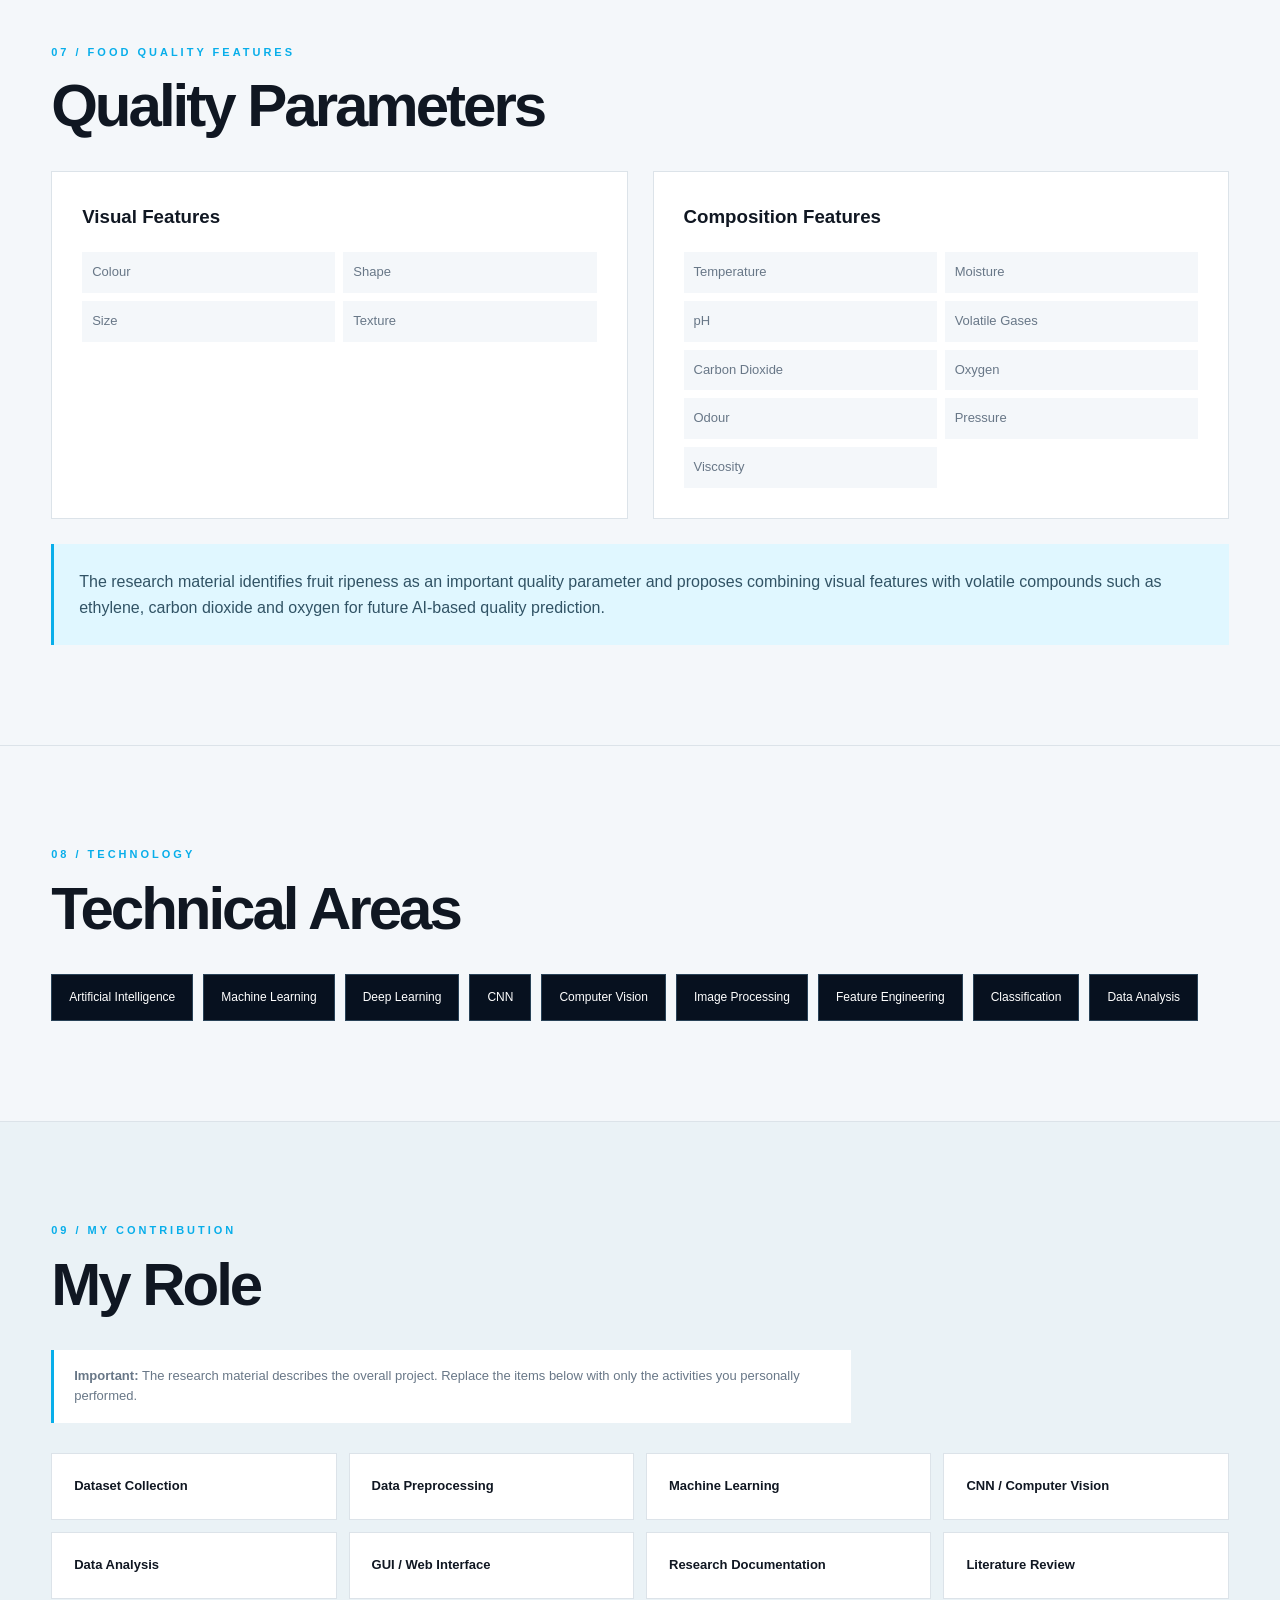
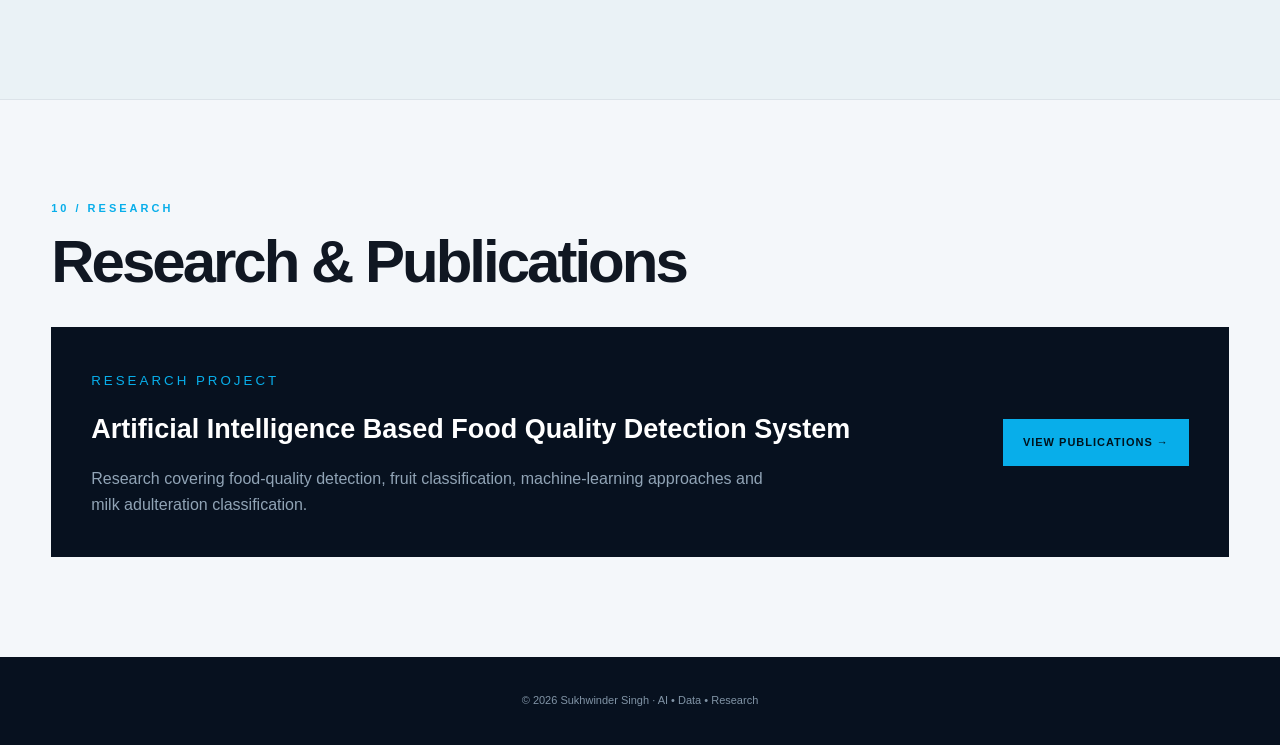
<file: Food Adultration system .html>
<!DOCTYPE html>
<html lang="en">
<head>
    <meta charset="UTF-8">
    <meta name="viewport" content="width=device-width, initial-scale=1.0">

    <title>Food Quality Detection | Sukhwinder Singh</title>

    <style>
        /* =====================================================
           GLOBAL
        ===================================================== */

        * {
            margin: 0;
            padding: 0;
            box-sizing: border-box;
        }

        html {
            scroll-behavior: smooth;
        }

        body {
            background: #f4f7fa;
            color: #101722;
            font-family: Arial, Helvetica, sans-serif;
            line-height: 1.6;
        }

        a {
            color: inherit;
            text-decoration: none;
        }

        .container {
            width: min(1180px, 92%);
            margin: auto;
        }

        /* =====================================================
           HEADER
        ===================================================== */

        header {
            position: sticky;
            top: 0;
            z-index: 1000;

            background: rgba(7, 17, 31, 0.96);
            backdrop-filter: blur(12px);

            border-bottom: 1px solid #1d354c;
        }

        .nav {
            min-height: 72px;

            display: flex;
            align-items: center;
            justify-content: space-between;
        }

        .logo {
            font-size: 15px;
            font-weight: bold;
            letter-spacing: 3px;
            color: white;
        }

        .logo span {
            color: #16b9f2;
        }

        .back {
            color: #aab8c5;
            font-size: 13px;
            transition: .3s;
        }

        .back:hover {
            color: #16b9f2;
        }

        /* =====================================================
           HERO
        ===================================================== */

        .hero {
            min-height: 650px;

            display: grid;
            grid-template-columns: 1.25fr .75fr;
            gap: 70px;

            align-items: center;
        }

        .eyebrow {
            color: #08aeea;
            font-size: 12px;
            font-weight: bold;
            letter-spacing: 4px;
            margin-bottom: 20px;
        }

        .hero h1 {
            font-size: clamp(48px, 7vw, 92px);
            line-height: .92;
            letter-spacing: -4px;
            margin-bottom: 30px;
        }

        .hero h1 span {
            color: #08aeea;
        }

        .hero-description {
            max-width: 720px;
            color: #687787;
            font-size: 18px;
        }

        .tags {
            display: flex;
            flex-wrap: wrap;
            gap: 9px;
            margin-top: 30px;
        }

        .tag {
            border: 1px solid #d7e0e7;
            background: white;
            padding: 8px 13px;
            border-radius: 30px;
            font-size: 11px;
            font-weight: bold;
        }

        .hero-panel {
            min-height: 400px;

            padding: 35px;

            background: #07111f;
            border: 1px solid #21415b;

            color: white;

            position: relative;

            box-shadow:
                18px 18px 0 rgba(8, 174, 234, .12);
        }

        .hero-panel::before {
            content: "";
            position: absolute;

            width: 90px;
            height: 90px;

            border: 1px solid rgba(8,174,234,.4);

            right: 30px;
            top: 30px;
        }

        .hero-number {
            font-size: 80px;
            font-weight: bold;
            color: #08aeea;
        }

        .hero-panel hr {
            border: none;
            height: 1px;
            background: #294257;
            margin: 50px 0;
        }

        .hero-panel small {
            color: #8194a6;
            letter-spacing: 3px;
        }

        .hero-panel h3 {
            margin-top: 20px;
            font-size: 30px;
            line-height: 1.1;
        }

        /* =====================================================
           SECTIONS
        ===================================================== */

        section {
            padding: 100px 0;
            border-top: 1px solid #dce3e9;
        }

        .section-number {
            color: #08aeea;
            font-size: 11px;
            font-weight: bold;
            letter-spacing: 3px;
            margin-bottom: 15px;
        }

        h2 {
            font-size: clamp(36px, 5vw, 60px);
            line-height: 1;
            letter-spacing: -3px;
            margin-bottom: 35px;
        }

        h3 {
            margin-bottom: 12px;
        }

        .muted {
            color: #687787;
        }

        /* =====================================================
           PROBLEM
        ===================================================== */

        .two-column {
            display: grid;
            grid-template-columns: .7fr 1.3fr;
            gap: 90px;
        }

        .two-column p {
            color: #687787;
            margin-bottom: 20px;
            font-size: 16px;
        }

        /* =====================================================
           OBJECTIVES
        ===================================================== */

        .dark {
            background: #07111f;
            color: white;
        }

        .objective-grid {
            display: grid;
            grid-template-columns: repeat(5, 1fr);
            gap: 1px;

            background: #294257;
        }

        .objective {
            background: #07111f;
            padding: 28px;
            min-height: 230px;
        }

        .objective-number {
            color: #08aeea;
            font-size: 12px;
            font-weight: bold;
        }

        .objective h3 {
            margin-top: 45px;
            font-size: 18px;
        }

        .objective p {
            color: #91a4b6;
            font-size: 13px;
        }

        /* =====================================================
           DATASETS
        ===================================================== */

        .dataset-grid {
            display: grid;
            grid-template-columns: repeat(2, 1fr);
            gap: 25px;
        }

        .dataset {
            background: white;
            border: 1px solid #dce3e9;
            padding: 35px;

            transition: .3s;
        }

        .dataset:hover {
            transform: translateY(-6px);
            border-color: #08aeea;
        }

        .dataset-label {
            display: inline-block;

            background: #e0f7ff;
            color: #0785b5;

            padding: 7px 10px;

            font-size: 10px;
            font-weight: bold;
            letter-spacing: 2px;

            margin-bottom: 20px;
        }

        .dataset h3 {
            font-size: 25px;
        }

        .dataset p {
            color: #687787;
        }

        /* =====================================================
           PIPELINE
        ===================================================== */

        .pipeline {
            display: flex;
            align-items: stretch;
            gap: 10px;

            overflow-x: auto;
            padding-bottom: 15px;
        }

        .step {
            min-width: 180px;

            background: white;
            border: 1px solid #dce3e9;

            padding: 25px;
        }

        .step span {
            color: #08aeea;
            font-weight: bold;
            font-size: 11px;
        }

        .step strong {
            display: block;
            margin-top: 25px;
        }

        .step small {
            display: block;
            margin-top: 8px;
            color: #687787;
        }

        .arrow {
            display: flex;
            align-items: center;
            color: #08aeea;
            font-size: 25px;
        }

        /* =====================================================
           EXPERIMENT
        ===================================================== */

        .experiment {
            display: grid;
            grid-template-columns: 1fr 1fr;
            gap: 80px;
            align-items: center;
        }

        .experiment p {
            color: #687787;
            margin-bottom: 18px;
        }

        .flow {
            background: #07111f;
            padding: 30px;
            border: 1px solid #294257;
        }

        .flow-box {
            padding: 16px;
            text-align: center;

            border: 1px solid #294257;

            color: white;

            font-size: 12px;
            font-weight: bold;
        }

        .flow-arrow {
            text-align: center;
            color: #08aeea;
            font-size: 22px;
            padding: 5px;
        }

        .flow-result {
            padding: 17px;

            background: #08aeea;
            color: #00131d;

            text-align: center;

            font-weight: bold;
        }

        /* =====================================================
           MILK EXPERIMENT
        ===================================================== */

        .milk-header {
            display: grid;
            grid-template-columns: 1fr 1fr;
            gap: 60px;
            align-items: center;
        }

        .big-number {
            font-size: 90px;
            line-height: .9;
            color: #08aeea;
            font-weight: bold;
        }

        .sample-box {
            margin-top: 30px;

            display: grid;
            grid-template-columns: 1fr 1fr;
            gap: 10px;
        }

        .sample {
            border-top: 1px solid #294257;
            padding-top: 18px;
        }

        .sample strong {
            display: block;
            font-size: 30px;
        }

        .sample span {
            color: #91a4b6;
            font-size: 12px;
        }

        /* =====================================================
           TABLE
        ===================================================== */

        .table-wrapper {
            overflow-x: auto;
            margin-top: 50px;
        }

        table {
            width: 100%;
            border-collapse: collapse;
            min-width: 500px;
        }

        th,
        td {
            padding: 17px;
            border-bottom: 1px solid #294257;
            text-align: left;
        }

        th {
            color: #91a4b6;
            font-size: 11px;
            letter-spacing: 2px;
        }

        td:last-child {
            color: #08aeea;
            font-weight: bold;
        }

        .note {
            margin-top: 15px;
            color: #7f93a5;
            font-size: 11px;
        }

        /* =====================================================
           FEATURES
        ===================================================== */

        .feature-grid {
            display: grid;
            grid-template-columns: 1fr 1fr;
            gap: 25px;
        }

        .feature-box {
            background: white;
            border: 1px solid #dce3e9;
            padding: 30px;
        }

        .feature-box ul {
            list-style: none;
            margin-top: 20px;

            display: grid;
            grid-template-columns: 1fr 1fr;

            gap: 8px;
        }

        .feature-box li {
            background: #f4f7fa;
            padding: 10px;
            color: #687787;
            font-size: 13px;
        }

        /* =====================================================
           TECHNOLOGIES
        ===================================================== */

        .tech-list {
            display: flex;
            flex-wrap: wrap;
            gap: 10px;
        }

        .tech {
            background: #07111f;
            color: white;
            padding: 13px 17px;

            border: 1px solid #294257;

            font-size: 12px;
        }

        /* =====================================================
           CONTRIBUTION
        ===================================================== */

        .contribution {
            background: #eaf2f6;
        }

        .contribution-grid {
            display: grid;
            grid-template-columns: repeat(4, 1fr);
            gap: 12px;
        }

        .contribution-item {
            background: white;
            border: 1px solid #dce3e9;
            padding: 22px;

            font-size: 13px;
            font-weight: bold;
        }

        .warning {
            max-width: 800px;

            background: white;

            border-left: 3px solid #08aeea;

            padding: 16px 20px;

            margin-bottom: 30px;

            color: #687787;

            font-size: 13px;
        }

        /* =====================================================
           PUBLICATION
        ===================================================== */

        .publication-card {
            background: #07111f;
            color: white;

            padding: 40px;

            display: flex;
            justify-content: space-between;
            align-items: center;

            gap: 40px;
        }

        .publication-card p {
            color: #91a4b6;
            max-width: 700px;
        }

        .button {
            background: #08aeea;
            color: #00131d;

            padding: 15px 20px;

            font-size: 11px;
            font-weight: bold;
            letter-spacing: 1px;

            white-space: nowrap;
        }

        .button:hover {
            background: #70d7f7;
        }

        /* =====================================================
           FOOTER
        ===================================================== */

        footer {
            background: #07111f;
            color: #8194a6;

            text-align: center;

            padding: 35px 20px;

            font-size: 11px;
        }

        /* =====================================================
           RESPONSIVE
        ===================================================== */

        @media (max-width: 950px) {

            .hero,
            .two-column,
            .experiment,
            .milk-header {
                grid-template-columns: 1fr;
            }

            .objective-grid {
                grid-template-columns: repeat(2, 1fr);
            }

            .contribution-grid {
                grid-template-columns: repeat(2, 1fr);
            }

        }

        @media (max-width: 650px) {

            .container {
                width: 90%;
            }

            .hero {
                min-height: auto;
                padding: 70px 0;
            }

            .hero h1 {
                font-size: 54px;
            }

            .hero-panel {
                min-height: 300px;
            }

            section {
                padding: 70px 0;
            }

            .objective-grid,
            .dataset-grid,
            .feature-grid,
            .contribution-grid {
                grid-template-columns: 1fr;
            }

            .feature-box ul {
                grid-template-columns: 1fr;
            }

            .publication-card {
                flex-direction: column;
                align-items: flex-start;
            }

            .pipeline {
                display: grid;
                grid-template-columns: 1fr;
            }

            .arrow {
                justify-content: center;
                transform: rotate(90deg);
            }

            .nav {
                min-height: 60px;
            }

            .back {
                display: none;
            }

        }

    </style>
</head>


<body>


<!-- =========================================================
     HEADER
========================================================= -->

<header>

    <div class="container nav">

        <a href="index.html" class="logo">
            SUKHWINDER <span>SINGH</span>
        </a>

        <a href="index.html" class="back">
            ← Back to Portfolio
        </a>

    </div>

</header>


<main>


<!-- =========================================================
     HERO
========================================================= -->

<section>

    <div class="container hero">

        <div>

            <div class="eyebrow">
                RESEARCH PROJECT 03
            </div>

            <h1>
                Food Quality<br>
                <span>Detection</span>
            </h1>

            <p class="hero-description">
                Artificial-intelligence-based research exploring
                machine learning, computer vision and data-driven
                approaches for food quality detection, fruit
                classification and milk adulteration analysis.
            </p>


            <div class="tags">

                <span class="tag">Artificial Intelligence</span>

                <span class="tag">Machine Learning</span>

                <span class="tag">Computer Vision</span>

                <span class="tag">CNN</span>

                <span class="tag">Food Quality</span>

            </div>

        </div>


        <div class="hero-panel">

            <div class="hero-number">
                03
            </div>

            <hr>

            <small>
                AI • DATA • RESEARCH
            </small>

            <h3>
                Artificial Intelligence Based
                Food Quality Detection System
            </h3>

        </div>

    </div>

</section>


<!-- =========================================================
     PROBLEM
========================================================= -->

<section>

    <div class="container">

        <div class="section-number">
            01 / PROBLEM STATEMENT
        </div>

        <div class="two-column">

            <div>

                <h2>
                    Food Quality
                    Assessment
                </h2>

            </div>


            <div>

                <p>
                    Food quality assessment can involve inspection
                    of products using visual characteristics,
                    chemical composition and other measurable
                    parameters.
                </p>

                <p>
                    The research investigated how artificial
                    intelligence and machine learning could support
                    automated food-quality detection.
                </p>

                <p>
                    The work focused on fruits and dairy products
                    and included dataset collection, preprocessing,
                    feature identification, model development,
                    testing and validation.
                </p>

            </div>

        </div>

    </div>

</section>


<!-- =========================================================
     OBJECTIVES
========================================================= -->

<section class="dark">

    <div class="container">

        <div class="section-number">
            02 / RESEARCH OBJECTIVES
        </div>

        <h2>
            Research Goals
        </h2>


        <div class="objective-grid">


            <article class="objective">

                <span class="objective-number">
                    01
                </span>

                <h3>
                    Existing Methods
                </h3>

                <p>
                    Study and analyze existing food-quality
                    detection techniques.
                </p>

            </article>


            <article class="objective">

                <span class="objective-number">
                    02
                </span>

                <h3>
                    Data Collection
                </h3>

                <p>
                    Collect relevant datasets from different
                    sources.
                </p>

            </article>


            <article class="objective">

                <span class="objective-number">
                    03
                </span>

                <h3>
                    Feature Analysis
                </h3>

                <p>
                    Preprocess data and identify important
                    features.
                </p>

            </article>


            <article class="objective">

                <span class="objective-number">
                    04
                </span>

                <h3>
                    System Development
                </h3>

                <p>
                    Develop an ML-based food-quality
                    detection system.
                </p>

            </article>


            <article class="objective">

                <span class="objective-number">
                    05
                </span>

                <h3>
                    Testing
                </h3>

                <p>
                    Test and validate the proposed
                    system.
                </p>

            </article>


        </div>

    </div>

</section>


<!-- =========================================================
     DATASETS
========================================================= -->

<section>

    <div class="container">

        <div class="section-number">
            03 / DATASETS
        </div>

        <h2>
            Research Data
        </h2>


        <div class="dataset-grid">


            <article class="dataset">

                <div class="dataset-label">
                    COMPUTER VISION
                </div>

                <h3>
                    Fruit Image Dataset
                </h3>

                <p>
                    A dataset was created by visiting different
                    fruit vendors and collecting images of
                    fruits such as apples and oranges at
                    different angles and with different
                    backgrounds.
                </p>

            </article>


            <article class="dataset">

                <div class="dataset-label">
                    FOOD QUALITY
                </div>

                <h3>
                    Milk Quality Dataset
                </h3>

                <p>
                    The documented experiment contained
                    969 milk samples, including 499 raw
                    samples and 470 adulterated samples.
                </p>

            </article>


        </div>

    </div>

</section>


<!-- =========================================================
     METHODOLOGY
========================================================= -->

<section>

    <div class="container">

        <div class="section-number">
            04 / METHODOLOGY
        </div>

        <h2>
            Research Pipeline
        </h2>


        <div class="pipeline">


            <div class="step">

                <span>01</span>

                <strong>
                    Data Collection
                </strong>

                <small>
                    Images and structured
                    food-quality data
                </small>

            </div>


            <div class="arrow">
                →
            </div>


            <div class="step">

                <span>02</span>

                <strong>
                    Preprocessing
                </strong>

                <small>
                    Prepare and organize
                    the datasets
                </small>

            </div>


            <div class="arrow">
                →
            </div>


            <div class="step">

                <span>03</span>

                <strong>
                    Feature Analysis
                </strong>

                <small>
                    Identify relevant
                    quality features
                </small>

            </div>


            <div class="arrow">
                →
            </div>


            <div class="step">

                <span>04</span>

                <strong>
                    Model Development
                </strong>

                <small>
                    CNN and machine
                    learning models
                </small>

            </div>


            <div class="arrow">
                →
            </div>


            <div class="step">

                <span>05</span>

                <strong>
                    Evaluation
                </strong>

                <small>
                    Classification
                    and validation
                </small>

            </div>


        </div>

    </div>

</section>


<!-- =========================================================
     FRUIT EXPERIMENT
========================================================= -->

<section>

    <div class="container experiment">


        <div>

            <div class="section-number">
                05 / EXPERIMENT 01
            </div>

            <h2>
                Fruit
                Classification
            </h2>

            <p>
                A fruit image dataset was created using
                photographs collected from different vendors.
            </p>

            <p>
                A convolutional neural network (CNN) was
                developed by training the dataset containing
                images of different fruits.
            </p>

            <p>
                A graphical user interface was also designed
                for the fruit classifier, allowing an input
                image to be processed and an output to be
                displayed.
            </p>

        </div>


        <div class="flow">

            <div class="flow-box">
                FRUIT IMAGE
            </div>

            <div class="flow-arrow">
                ↓
            </div>

            <div class="flow-box">
                IMAGE DATASET
            </div>

            <div class="flow-arrow">
                ↓
            </div>

            <div class="flow-box">
                CNN MODEL
            </div>

            <div class="flow-arrow">
                ↓
            </div>

            <div class="flow-box">
                CLASSIFICATION
            </div>

            <div class="flow-arrow">
                ↓
            </div>

            <div class="flow-result">
                GUI OUTPUT
            </div>

        </div>


    </div>

</section>


<!-- =========================================================
     MILK EXPERIMENT
========================================================= -->

<section class="dark">

    <div class="container">


        <div class="section-number">
            06 / EXPERIMENT 02
        </div>


        <div class="milk-header">


            <div>

                <h2>
                    Milk Adulteration
                    Classification
                </h2>

                <p class="muted">
                    The documented experiment evaluated
                    machine-learning classifiers for
                    distinguishing raw and adulterated
                    milk samples.
                </p>

            </div>


            <div>

                <div class="big-number">
                    969
                </div>

                <p class="muted">
                    Total documented samples
                </p>


                <div class="sample-box">

                    <div class="sample">

                        <strong>
                            499
                        </strong>

                        <span>
                            RAW SAMPLES
                        </span>

                    </div>


                    <div class="sample">

                        <strong>
                            470
                        </strong>

                        <span>
                            ADULTERATED
                        </span>

                    </div>

                </div>

            </div>


        </div>


        <div class="table-wrapper">

            <table>

                <thead>

                    <tr>

                        <th>
                            CLASSIFIER
                        </th>

                        <th>
                            REPORTED ACCURACY
                        </th>

                    </tr>

                </thead>


                <tbody>

                    <tr>

                        <td>
                            Decision Tree
                        </td>

                        <td>
                            95.06%
                        </td>

                    </tr>


                    <tr>

                        <td>
                            Random Forest
                        </td>

                        <td>
                            95.06%
                        </td>

                    </tr>


                    <tr>

                        <td>
                            KNN
                        </td>

                        <td>
                            94.23%
                        </td>

                    </tr>


                    <tr>

                        <td>
                            Logistic Regression
                        </td>

                        <td>
                            85.18%
                        </td>

                    </tr>


                    <tr>

                        <td>
                            SVM
                        </td>

                        <td>
                            84.77%
                        </td>

                    </tr>


                    <tr>

                        <td>
                            Naïve Bayes
                        </td>

                        <td>
                            76.13%
                        </td>

                    </tr>

                </tbody>

            </table>

        </div>


        <p class="note">
            Reported results from the project material;
            these values are presented as documented
            experimental results and have not been
            independently reproduced on this page.
        </p>


    </div>

</section>


<!-- =========================================================
     FEATURES
========================================================= -->

<section>

    <div class="container">

        <div class="section-number">
            07 / FOOD QUALITY FEATURES
        </div>

        <h2>
            Quality Parameters
        </h2>


        <div class="feature-grid">


            <div class="feature-box">

                <h3>
                    Visual Features
                </h3>

                <ul>

                    <li>
                        Colour
                    </li>

                    <li>
                        Shape
                    </li>

                    <li>
                        Size
                    </li>

                    <li>
                        Texture
                    </li>

                </ul>

            </div>


            <div class="feature-box">

                <h3>
                    Composition Features
                </h3>

                <ul>

                    <li>
                        Temperature
                    </li>

                    <li>
                        Moisture
                    </li>

                    <li>
                        pH
                    </li>

                    <li>
                        Volatile Gases
                    </li>

                    <li>
                        Carbon Dioxide
                    </li>

                    <li>
                        Oxygen
                    </li>

                    <li>
                        Odour
                    </li>

                    <li>
                        Pressure
                    </li>

                    <li>
                        Viscosity
                    </li>

                </ul>

            </div>


        </div>


        <div style="
            margin-top:25px;
            padding:25px;
            border-left:3px solid #08aeea;
            background:#e0f7ff;
            color:#315365;
        ">

            The research material identifies fruit ripeness
            as an important quality parameter and proposes
            combining visual features with volatile compounds
            such as ethylene, carbon dioxide and oxygen for
            future AI-based quality prediction.

        </div>


    </div>

</section>


<!-- =========================================================
     TECHNOLOGIES
========================================================= -->

<section>

    <div class="container">

        <div class="section-number">
            08 / TECHNOLOGY
        </div>

        <h2>
            Technical Areas
        </h2>


        <div class="tech-list">

            <span class="tech">
                Artificial Intelligence
            </span>

            <span class="tech">
                Machine Learning
            </span>

            <span class="tech">
                Deep Learning
            </span>

            <span class="tech">
                CNN
            </span>

            <span class="tech">
                Computer Vision
            </span>

            <span class="tech">
                Image Processing
            </span>

            <span class="tech">
                Feature Engineering
            </span>

            <span class="tech">
                Classification
            </span>

            <span class="tech">
                Data Analysis
            </span>

        </div>

    </div>

</section>


<!-- =========================================================
     CONTRIBUTION
========================================================= -->

<section class="contribution">

    <div class="container">

        <div class="section-number">
            09 / MY CONTRIBUTION
        </div>

        <h2>
            My Role
        </h2>


        <div class="warning">

            <strong>
                Important:
            </strong>

            The research material describes the overall
            project. Replace the items below with only
            the activities you personally performed.

        </div>


        <div class="contribution-grid">

            <div class="contribution-item">
                Dataset Collection
            </div>

            <div class="contribution-item">
                Data Preprocessing
            </div>

            <div class="contribution-item">
                Machine Learning
            </div>

            <div class="contribution-item">
                CNN / Computer Vision
            </div>

            <div class="contribution-item">
                Data Analysis
            </div>

            <div class="contribution-item">
                GUI / Web Interface
            </div>

            <div class="contribution-item">
                Research Documentation
            </div>

            <div class="contribution-item">
                Literature Review
            </div>

        </div>

    </div>

</section>


<!-- =========================================================
     PUBLICATION
========================================================= -->

<section>

    <div class="container">

        <div class="section-number">
            10 / RESEARCH
        </div>

        <h2>
            Research & Publications
        </h2>


        <div class="publication-card">

            <div>

                <small style="
                    color:#08aeea;
                    letter-spacing:3px;
                ">
                    RESEARCH PROJECT
                </small>

                <h3 style="
                    font-size:27px;
                    margin:15px 0;
                ">
                    Artificial Intelligence Based
                    Food Quality Detection System
                </h3>

                <p>
                    Research covering food-quality detection,
                    fruit classification, machine-learning
                    approaches and milk adulteration
                    classification.
                </p>

            </div>


            <!--
                CHANGE THIS LINK TO YOUR ACTUAL
                PUBLICATIONS PAGE.
            -->

            <a
                href="publications.html"
                class="button"
            >
                VIEW PUBLICATIONS →
            </a>

        </div>

    </div>

</section>


</main>


<!-- =========================================================
     FOOTER
========================================================= -->

<footer>

    © 2026 Sukhwinder Singh · AI • Data • Research

</footer>


</body>
</html>
</file>
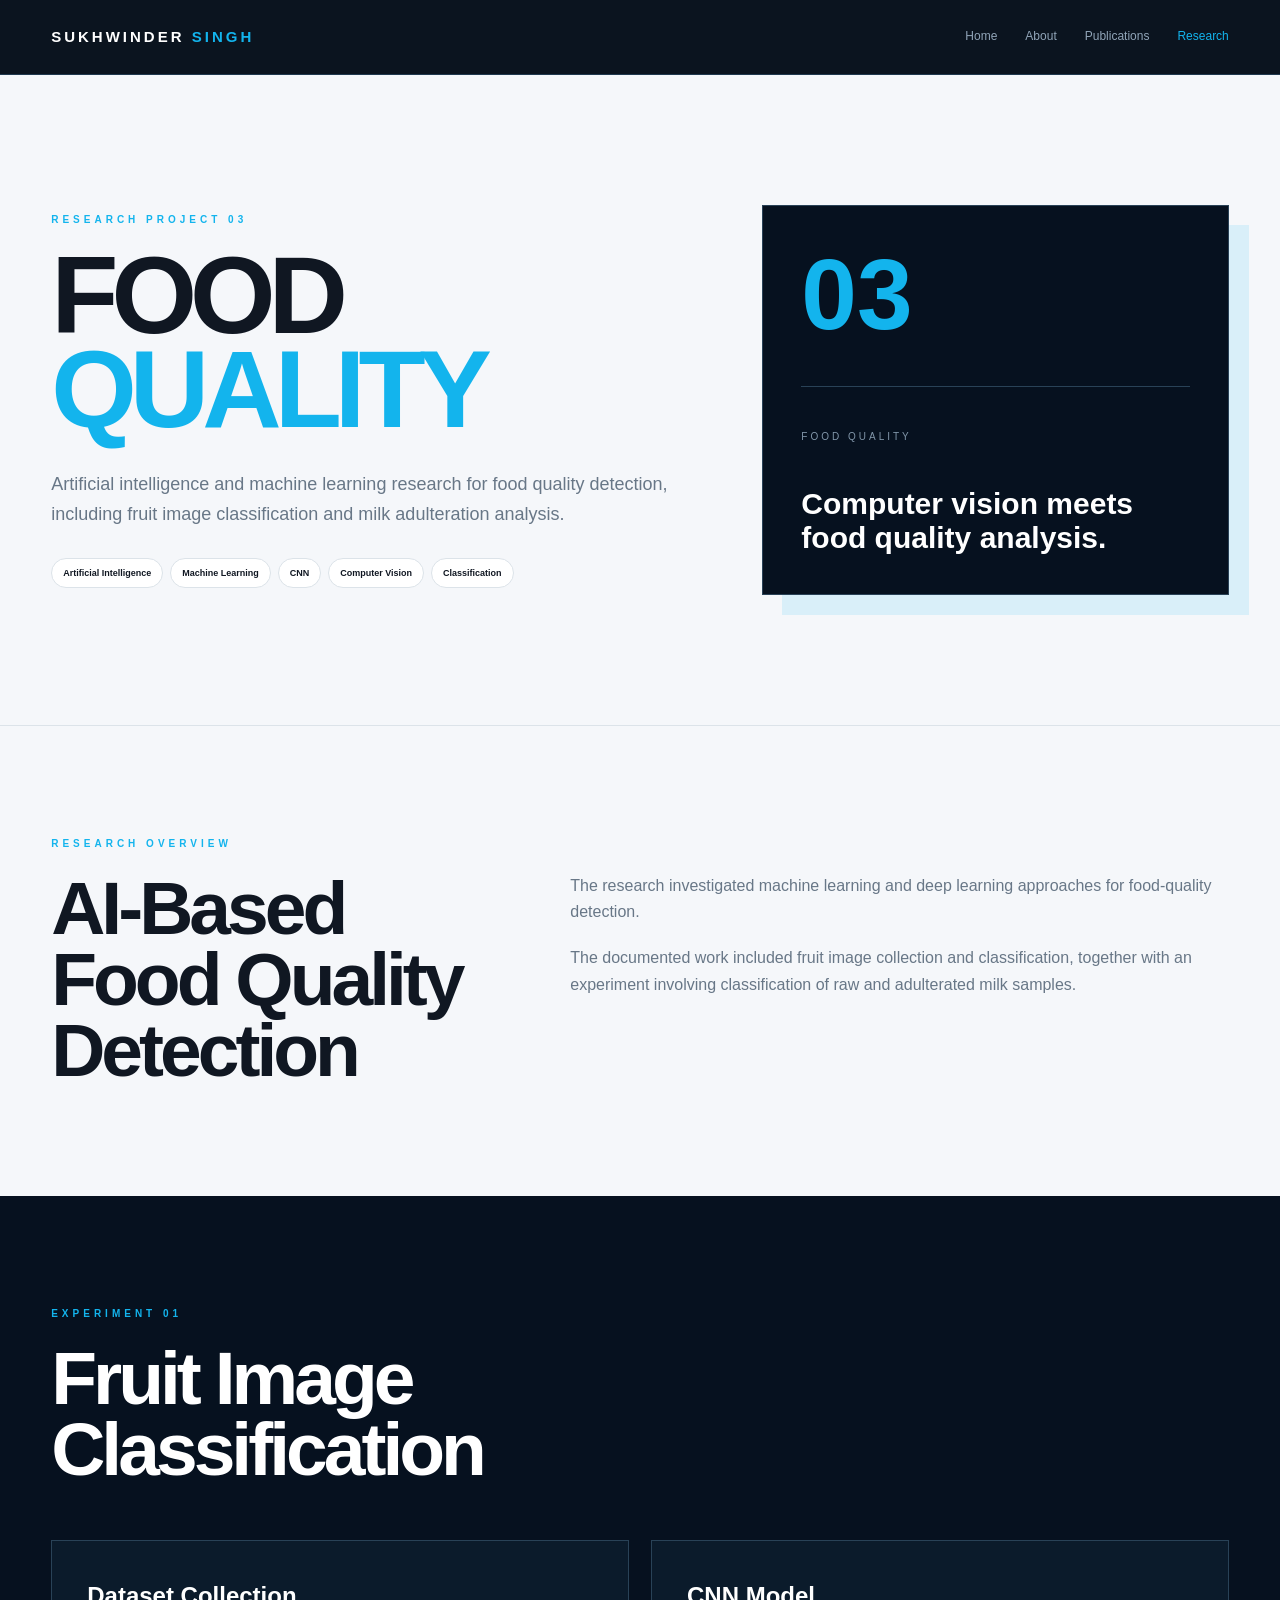
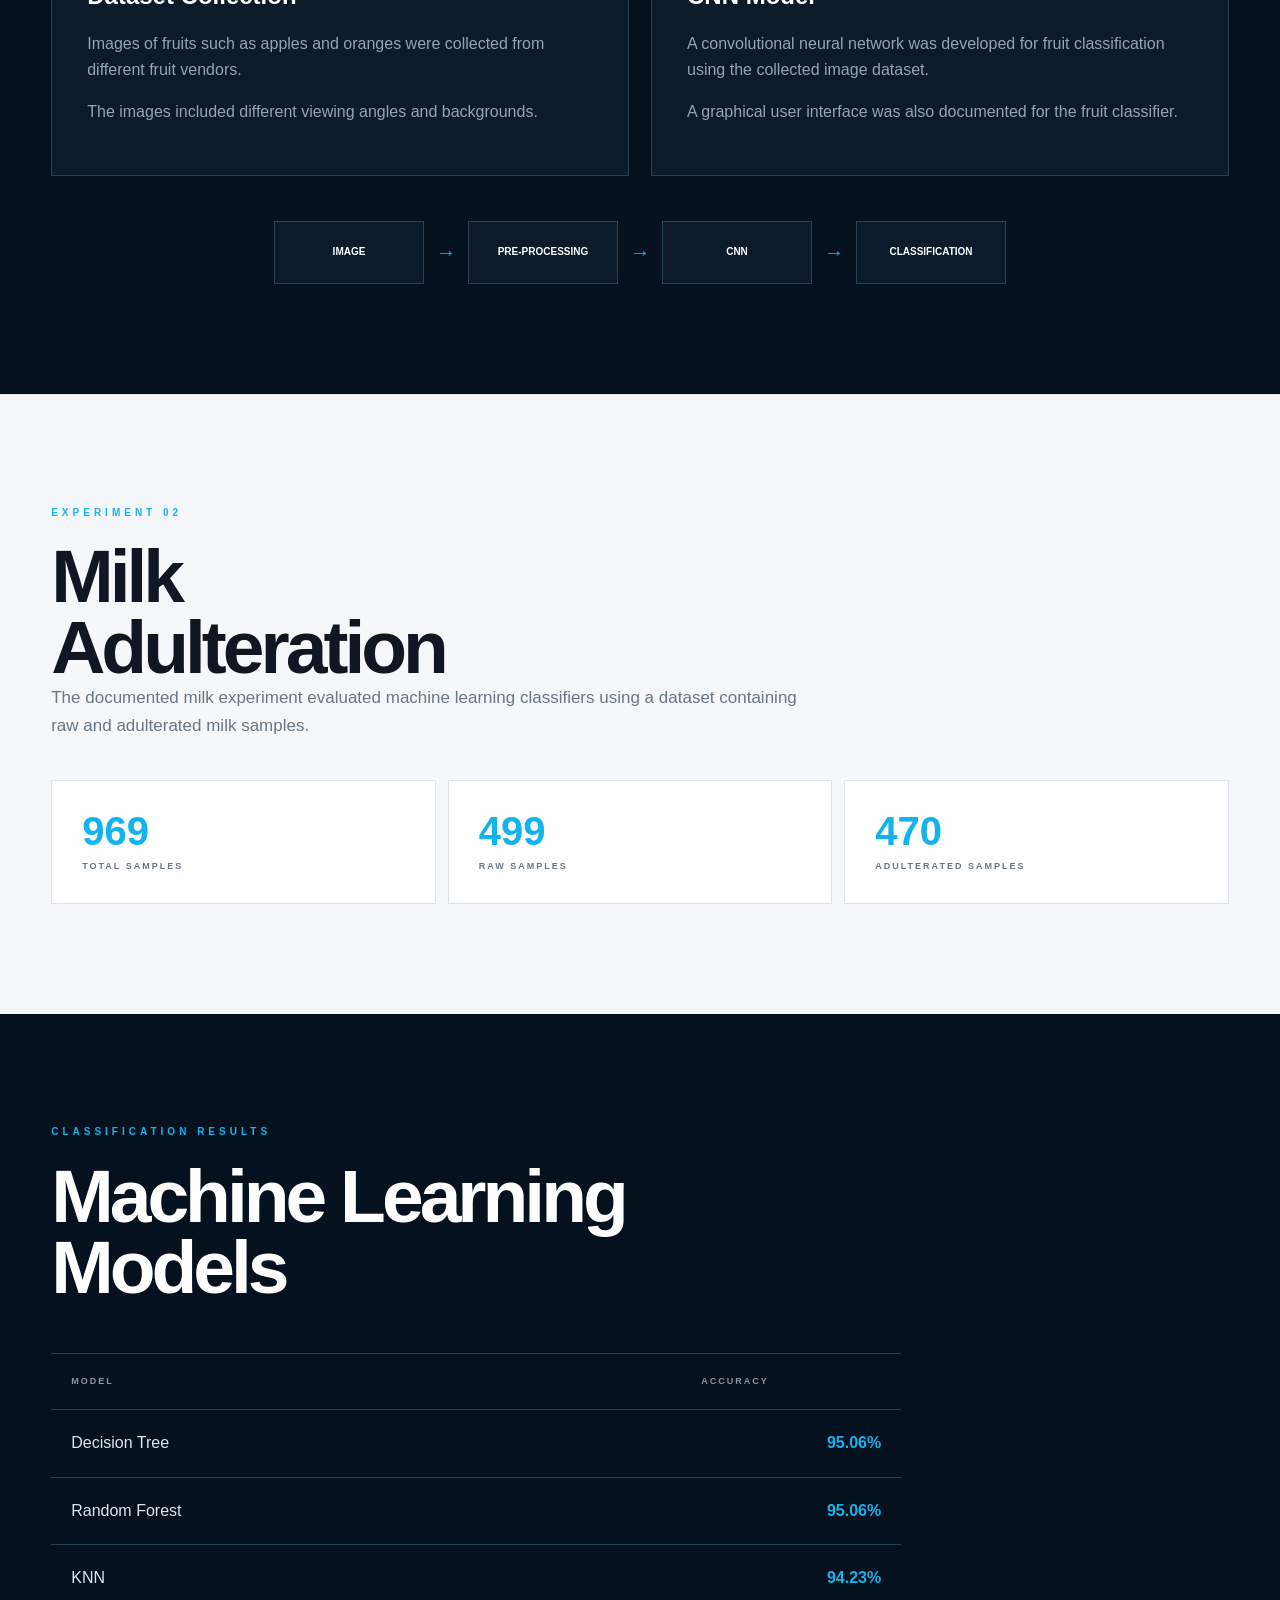
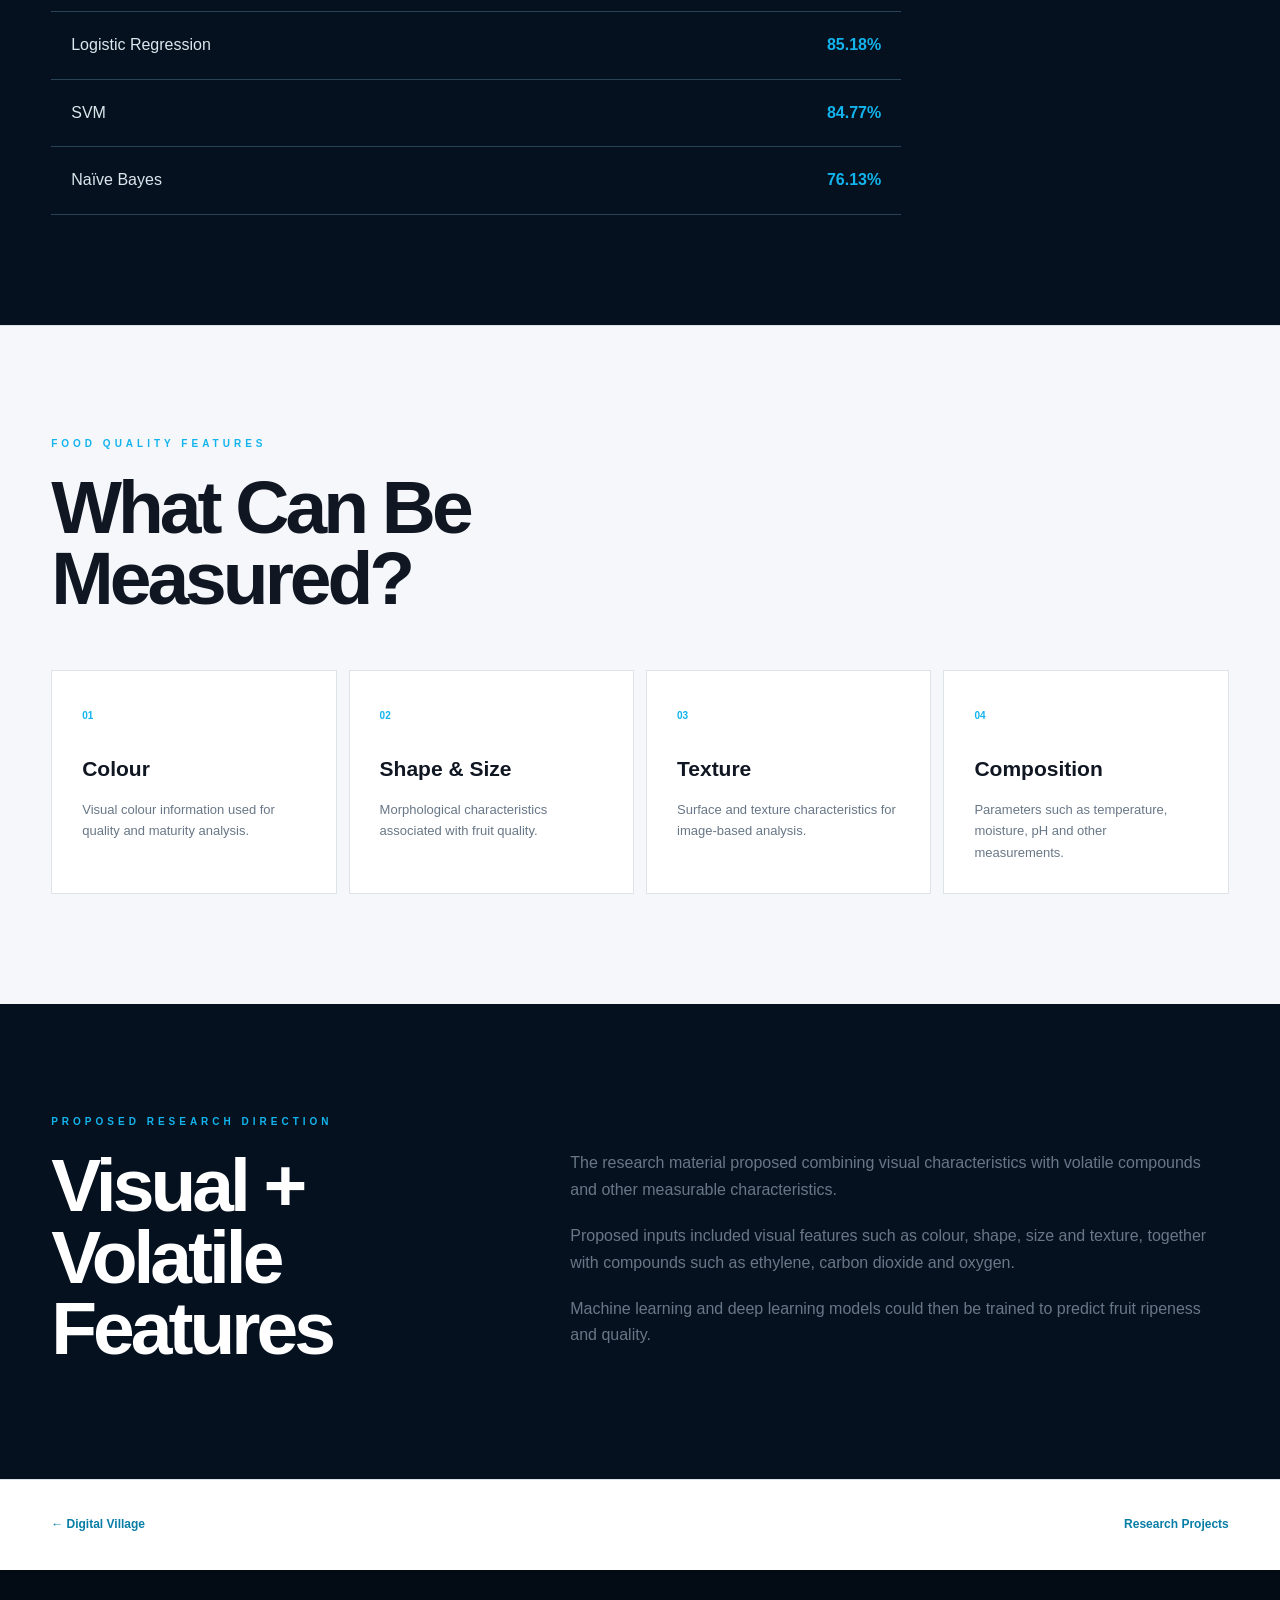
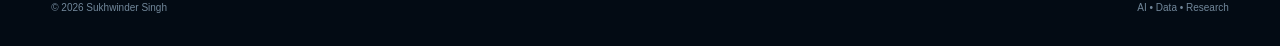
<file: food-quality.html>
<!DOCTYPE html>
<html lang="en">

<head>

    <meta charset="UTF-8">

    <meta name="viewport"
          content="width=device-width, initial-scale=1.0">

    <title>Food Quality Detection | Sukhwinder Singh</title>

    <link rel="stylesheet"
          href="css/food-quality.css">

</head>


<body>


<header class="site-header">

    <div class="container navigation">

        <a href="index.html" class="logo">
            SUKHWINDER <span>SINGH</span>
        </a>

        <nav>

            <a href="index.html">Home</a>

            <a href="about.html">About</a>

            <a href="publications.html">Publications</a>

            <a href="research.html" class="active">
                Research
            </a>

        </nav>

    </div>

</header>



<main>


<!-- HERO -->

<section class="hero">

    <div class="container hero-grid">

        <div>

            <p class="eyebrow">
                RESEARCH PROJECT 03
            </p>

            <h1>
                FOOD
                <span>QUALITY</span>
            </h1>

            <p class="hero-text">

                Artificial intelligence and machine learning
                research for food quality detection,
                including fruit image classification
                and milk adulteration analysis.

            </p>

            <div class="tags">

                <span>Artificial Intelligence</span>
                <span>Machine Learning</span>
                <span>CNN</span>
                <span>Computer Vision</span>
                <span>Classification</span>

            </div>

        </div>


        <div class="hero-panel">

            <div class="number">
                03
            </div>

            <div class="line"></div>

            <p>
                FOOD QUALITY
            </p>

            <strong>
                Computer vision
                meets food
                quality analysis.
            </strong>

        </div>

    </div>

</section>



<!-- OVERVIEW -->

<section class="section">

    <div class="container">

        <p class="eyebrow">
            RESEARCH OVERVIEW
        </p>

        <div class="two-column">

            <h2>
                AI-Based
                <br>
                Food Quality
                <br>
                Detection
            </h2>

            <div>

                <p>

                    The research investigated machine
                    learning and deep learning approaches
                    for food-quality detection.

                </p>

                <p>

                    The documented work included fruit
                    image collection and classification,
                    together with an experiment involving
                    classification of raw and adulterated
                    milk samples.

                </p>

            </div>

        </div>

    </div>

</section>



<!-- FRUIT -->

<section class="dark-section">

    <div class="container">

        <p class="eyebrow">
            EXPERIMENT 01
        </p>

        <h2>
            Fruit Image
            <br>
            Classification
        </h2>


        <div class="experiment-grid">

            <div>

                <h3>
                    Dataset Collection
                </h3>

                <p>

                    Images of fruits such as apples and
                    oranges were collected from different
                    fruit vendors.

                </p>

                <p>

                    The images included different viewing
                    angles and backgrounds.

                </p>

            </div>


            <div>

                <h3>
                    CNN Model
                </h3>

                <p>

                    A convolutional neural network was
                    developed for fruit classification
                    using the collected image dataset.

                </p>

                <p>

                    A graphical user interface was also
                    documented for the fruit classifier.

                </p>

            </div>

        </div>


        <div class="computer-vision">

            <div>IMAGE</div>

            <span>→</span>

            <div>PRE-PROCESSING</div>

            <span>→</span>

            <div>CNN</div>

            <span>→</span>

            <div>CLASSIFICATION</div>

        </div>

    </div>

</section>



<!-- MILK -->

<section class="section">

    <div class="container">

        <p class="eyebrow">
            EXPERIMENT 02
        </p>

        <h2>
            Milk
            <br>
            Adulteration
        </h2>

        <p class="intro">

            The documented milk experiment evaluated
            machine learning classifiers using a dataset
            containing raw and adulterated milk samples.

        </p>


        <div class="stats">

            <div class="stat">

                <strong>
                    969
                </strong>

                <span>
                    TOTAL SAMPLES
                </span>

            </div>


            <div class="stat">

                <strong>
                    499
                </strong>

                <span>
                    RAW SAMPLES
                </span>

            </div>


            <div class="stat">

                <strong>
                    470
                </strong>

                <span>
                    ADULTERATED SAMPLES
                </span>

            </div>

        </div>

    </div>

</section>



<!-- RESULTS -->

<section class="dark-section">

    <div class="container">

        <p class="eyebrow">
            CLASSIFICATION RESULTS
        </p>

        <h2>
            Machine Learning
            <br>
            Models
        </h2>


        <div class="results-table">

            <div class="result-row result-header">

                <span>
                    MODEL
                </span>

                <span>
                    ACCURACY
                </span>

            </div>


            <div class="result-row">

                <span>
                    Decision Tree
                </span>

                <strong>
                    95.06%
                </strong>

            </div>


            <div class="result-row">

                <span>
                    Random Forest
                </span>

                <strong>
                    95.06%
                </strong>

            </div>


            <div class="result-row">

                <span>
                    KNN
                </span>

                <strong>
                    94.23%
                </strong>

            </div>


            <div class="result-row">

                <span>
                    Logistic Regression
                </span>

                <strong>
                    85.18%
                </strong>

            </div>


            <div class="result-row">

                <span>
                    SVM
                </span>

                <strong>
                    84.77%
                </strong>

            </div>


            <div class="result-row">

                <span>
                    Naïve Bayes
                </span>

                <strong>
                    76.13%
                </strong>

            </div>

        </div>

    </div>

</section>



<!-- FEATURES -->

<section class="section">

    <div class="container">

        <p class="eyebrow">
            FOOD QUALITY FEATURES
        </p>

        <h2>
            What Can Be
            <br>
            Measured?
        </h2>


        <div class="feature-grid">

            <div>

                <span>01</span>

                <h3>
                    Colour
                </h3>

                <p>
                    Visual colour information used
                    for quality and maturity analysis.
                </p>

            </div>


            <div>

                <span>02</span>

                <h3>
                    Shape & Size
                </h3>

                <p>
                    Morphological characteristics
                    associated with fruit quality.
                </p>

            </div>


            <div>

                <span>03</span>

                <h3>
                    Texture
                </h3>

                <p>
                    Surface and texture characteristics
                    for image-based analysis.
                </p>

            </div>


            <div>

                <span>04</span>

                <h3>
                    Composition
                </h3>

                <p>
                    Parameters such as temperature,
                    moisture, pH and other measurements.
                </p>

            </div>

        </div>

    </div>

</section>



<!-- FUTURE -->

<section class="dark-section">

    <div class="container">

        <p class="eyebrow">
            PROPOSED RESEARCH DIRECTION
        </p>

        <div class="two-column">

            <h2>
                Visual +
                <br>
                Volatile
                <br>
                Features
            </h2>

            <div>

                <p>

                    The research material proposed combining
                    visual characteristics with volatile
                    compounds and other measurable
                    characteristics.

                </p>

                <p>

                    Proposed inputs included visual features
                    such as colour, shape, size and texture,
                    together with compounds such as
                    ethylene, carbon dioxide and oxygen.

                </p>

                <p>

                    Machine learning and deep learning
                    models could then be trained to predict
                    fruit ripeness and quality.

                </p>

            </div>

        </div>

    </div>

</section>



<!-- NAVIGATION -->

<section class="project-navigation">

    <div class="container navigation-grid">

        <a href="digital-village.html">
            ← Digital Village
        </a>

        <a href="research.html">
            Research Projects
        </a>

    </div>

</section>


</main>



<footer>

    <div class="container">

        <span>
            © 2026 Sukhwinder Singh
        </span>

        <span>
            AI • Data • Research
        </span>

    </div>

</footer>


</body>
</html>
</file>
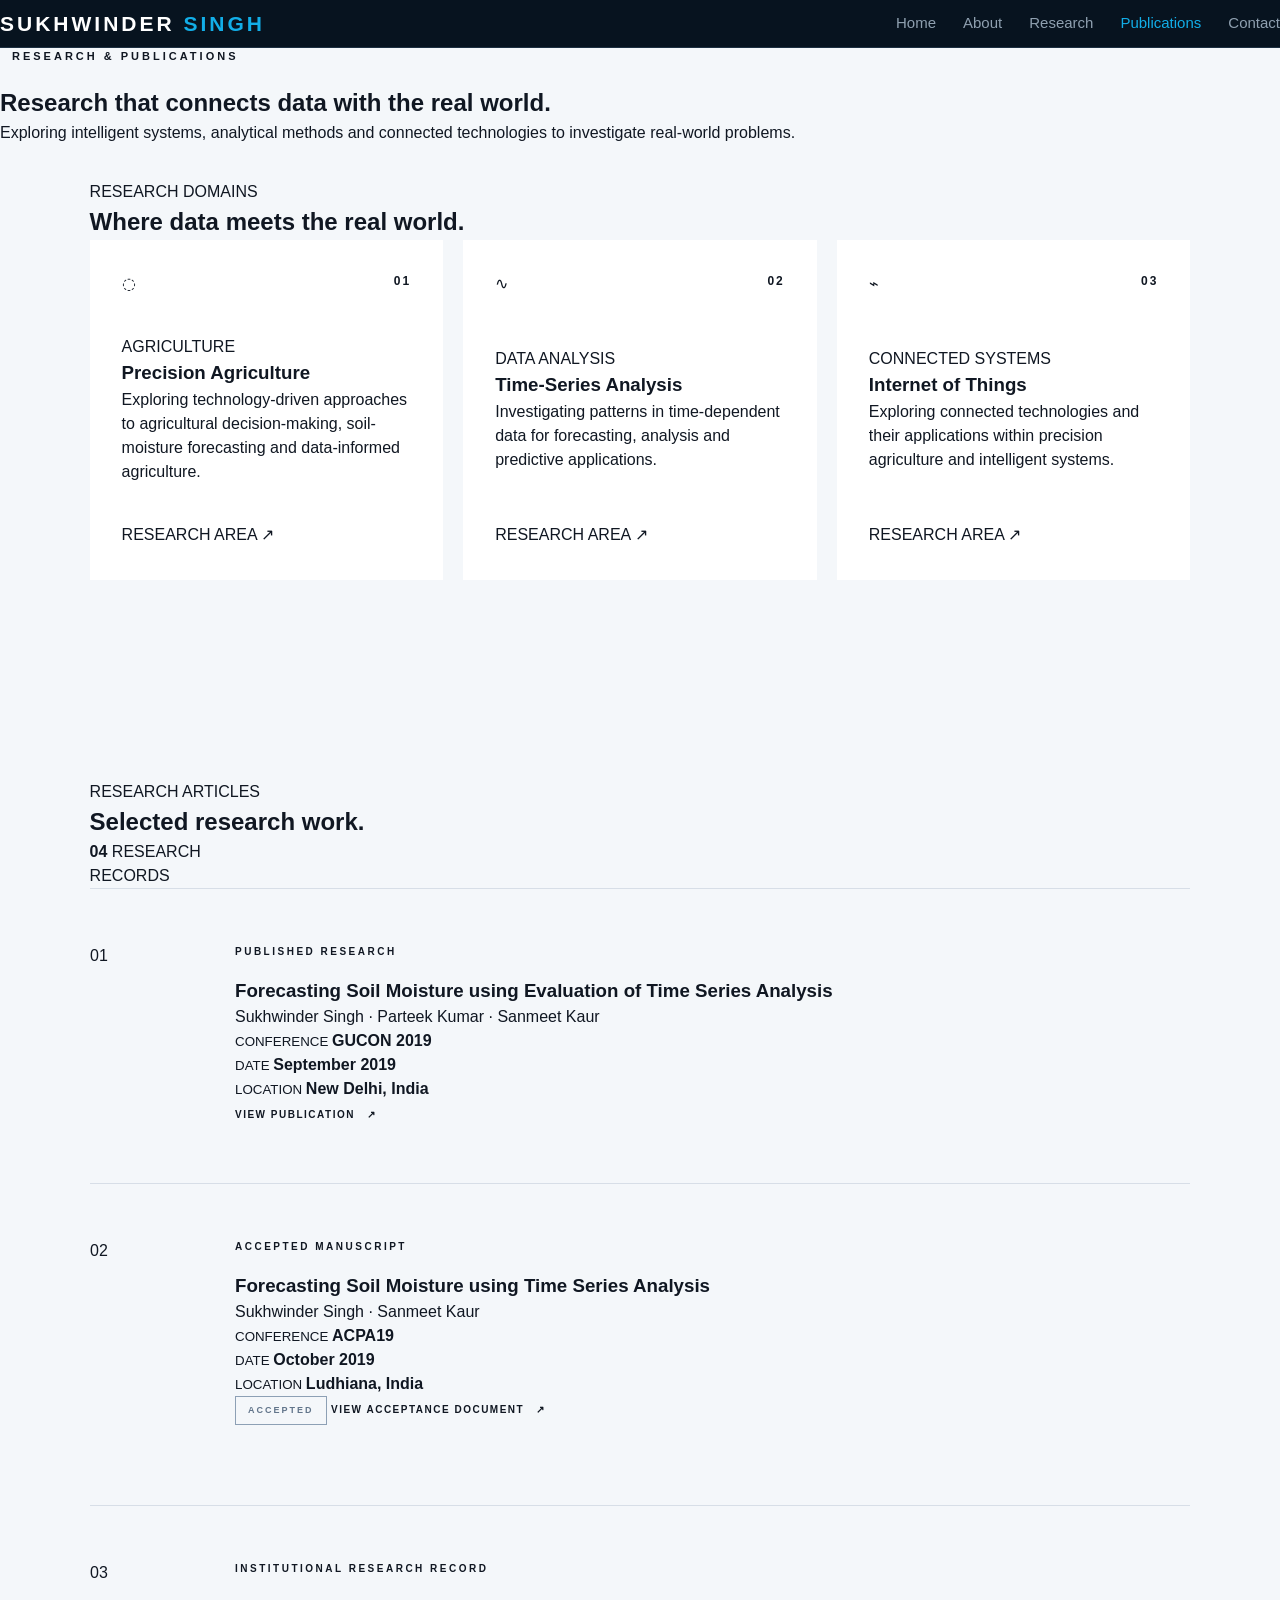
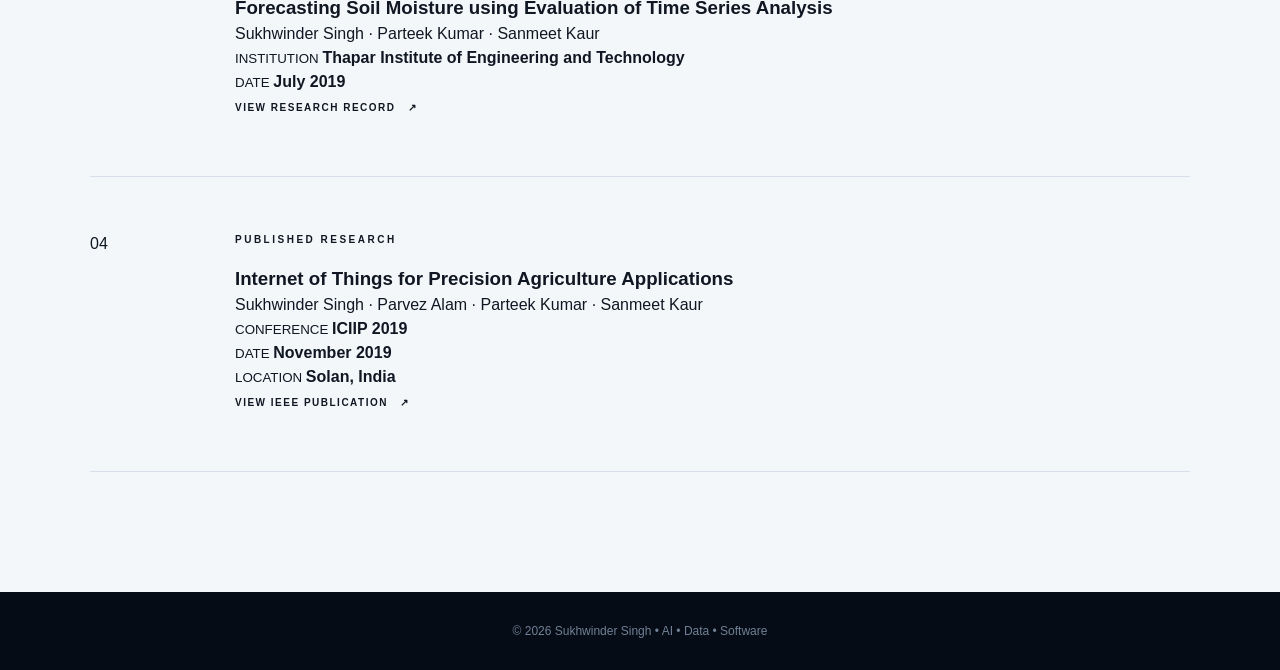
<file: publications.html>
<!DOCTYPE html>
<html lang="en">
<head>
    <meta charset="UTF-8">
    <meta name="viewport" content="width=device-width, initial-scale=1.0">

    <title>Research Projects | Sukhwinder Singh</title>	

    <link rel="stylesheet" href="css\publications.css">
</head>

<body>

    <!-- =========================
         HEADER
    ========================== -->
<header class="site-header">

    <div class="container nav-container">

        <a href="index.html" class="logo">
            SUKHWINDER <span>SINGH</span>
        </a>




    <!-- MOBILE MENU -->

    <button
        class="menu-toggle"
        id="menuToggle"
        aria-label="Toggle navigation">

        <span></span>
        <span></span>
        <span></span>

    </button>




    <!-- Navigation -->
        <nav class="navigation">  
			<a href="index.html" >Home</a>
            <a href="about.html" > About</a>
            <a href="research.html" >Research</a>
            <a href="publications.html" class="active" >Publications</a>
            <a href="contact.html">Contact</a>
        </nav>

    </div>

</header>


<!- the above code is same at all pages and it must be 








<!-- =====================================================
     MAIN
===================================================== -->

<main>


    <!-- =================================================
         PAGE INTRO
    ================================================== -->

    <section class="page-intro">

        <div class="intro-label">

            <span></span>

            RESEARCH & PUBLICATIONS

        </div>


        <h1>

            Research that connects

            <strong>
                data with the real world.
            </strong>

        </h1>


        <p>

            Exploring intelligent systems, analytical methods
            and connected technologies to investigate
            real-world problems.

        </p>

    </section>



    <!-- =================================================
         RESEARCH DOMAINS
    ================================================== -->

    <section class="domains-section">


        <div class="domains-heading">

            <div>

                <div class="section-label">
                    RESEARCH DOMAINS
                </div>


                <h2>

                    Where data meets

                    <span>
                        the real world.
                    </span>

                </h2>

            </div>

        </div>



        <!-- DOMAIN CARDS -->

        <div class="domain-grid">


            <!-- =========================================
                 CARD 01
            ========================================== -->

            <article class="domain-card">


                <div class="domain-top">

                    <div class="domain-symbol agriculture-symbol">

                        ◌

                    </div>


                    <div class="domain-number">
                        01
                    </div>

                </div>



                <div class="domain-content">

                    <div class="domain-tag">
                        AGRICULTURE
                    </div>


                    <h3>
                        Precision Agriculture
                    </h3>


                    <p>

                        Exploring technology-driven approaches
                        to agricultural decision-making,
                        soil-moisture forecasting and
                        data-informed agriculture.

                    </p>

                </div>



                <div class="domain-bottom">

                    <span>
                        RESEARCH AREA
                    </span>

                    <span class="domain-arrow">
                        ↗
                    </span>

                </div>

            </article>



            <!-- =========================================
                 CARD 02
            ========================================== -->

            <article class="domain-card">


                <div class="domain-top">

                    <div class="domain-symbol">

                        ∿

                    </div>


                    <div class="domain-number">
                        02
                    </div>

                </div>



                <div class="domain-content">

                    <div class="domain-tag">
                        DATA ANALYSIS
                    </div>


                    <h3>
                        Time-Series Analysis
                    </h3>


                    <p>

                        Investigating patterns in
                        time-dependent data for forecasting,
                        analysis and predictive applications.

                    </p>

                </div>



                <div class="domain-bottom">

                    <span>
                        RESEARCH AREA
                    </span>

                    <span class="domain-arrow">
                        ↗
                    </span>

                </div>

            </article>



            <!-- =========================================
                 CARD 03
            ========================================== -->

            <article class="domain-card">


                <div class="domain-top">

                    <div class="domain-symbol">

                        ⌁

                    </div>


                    <div class="domain-number">
                        03
                    </div>

                </div>



                <div class="domain-content">

                    <div class="domain-tag">
                        CONNECTED SYSTEMS
                    </div>


                    <h3>
                        Internet of Things
                    </h3>


                    <p>

                        Exploring connected technologies and
                        their applications within precision
                        agriculture and intelligent systems.

                    </p>

                </div>



                <div class="domain-bottom">

                    <span>
                        RESEARCH AREA
                    </span>

                    <span class="domain-arrow">
                        ↗
                    </span>

                </div>

            </article>


        </div>

    </section>



    <!-- =================================================
         RESEARCH ARTICLES
    ================================================== -->

    <section class="articles-section">


        <!-- ARTICLES HEADER -->

        <div class="articles-heading">


            <div>

                <div class="section-label">
                    RESEARCH ARTICLES
                </div>


                <h2>

                    Selected

                    <span>
                        research work.
                    </span>

                </h2>

            </div>



            <div class="article-total">

                <strong>
                    04
                </strong>

                <span>
                    RESEARCH<br>
                    RECORDS
                </span>

            </div>


        </div>



        <!-- =================================================
             ARTICLE 01
        ================================================== -->

        <article class="article-card">


            <div class="article-number">
                01
            </div>


            <div class="article-body">


                <div class="article-status">
                    PUBLISHED RESEARCH
                </div>


                <h3>

                    Forecasting Soil Moisture using
                    Evaluation of Time Series Analysis

                </h3>


                <p class="article-authors">

                    Sukhwinder Singh
                    <span>·</span>
                    Parteek Kumar
                    <span>·</span>
                    Sanmeet Kaur

                </p>



                <div class="article-meta">


                    <div>

                        <small>
                            CONFERENCE
                        </small>

                        <strong>
                            GUCON 2019
                        </strong>

                    </div>


                    <div>

                        <small>
                            DATE
                        </small>

                        <strong>
                            September 2019
                        </strong>

                    </div>


                    <div>

                        <small>
                            LOCATION
                        </small>

                        <strong>
                            New Delhi, India
                        </strong>

                    </div>


                </div>



                <a
                    href="https://link.springer.com/chapter/10.1007/978-981-15-0313-9_11"
                    target="_blank"
                    rel="noopener noreferrer"
                    class="article-link">

                    VIEW PUBLICATION

                    <span>
                        ↗
                    </span>

                </a>

            </div>

        </article>



        <!-- =================================================
             ARTICLE 02
        ================================================== -->

        <article class="article-card">


            <div class="article-number">
                02
            </div>


            <div class="article-body">


                <div class="article-status accepted">
                    ACCEPTED MANUSCRIPT
                </div>


                <h3>

                    Forecasting Soil Moisture using
                    Time Series Analysis

                </h3>


                <p class="article-authors">

                    Sukhwinder Singh
                    <span>·</span>
                    Sanmeet Kaur

                </p>



                <div class="article-meta">


                    <div>

                        <small>
                            CONFERENCE
                        </small>

                        <strong>
                            ACPA19
                        </strong>

                    </div>


                    <div>

                        <small>
                            DATE
                        </small>

                        <strong>
                            October 2019
                        </strong>

                    </div>


                    <div>

                        <small>
                            LOCATION
                        </small>

                        <strong>
                            Ludhiana, India
                        </strong>

                    </div>


                </div>



                <div class="accepted-badge">
                    ACCEPTED
                </div>



                <a
                    href="https://sukhpanjokhra.wordpress.com/wp-content/uploads/2019/09/gmail-fwd_-8th-asian-australasian-conference-on-precision-agriculture-manuscript-status.pdf"
                    target="_blank"
                    rel="noopener noreferrer"
                    class="article-link">

                    VIEW ACCEPTANCE DOCUMENT

                    <span>
                        ↗
                    </span>

                </a>

            </div>

        </article>



        <!-- =================================================
             ARTICLE 03
        ================================================== -->

        <article class="article-card">


            <div class="article-number">
                03
            </div>


            <div class="article-body">


                <div class="article-status">
                    INSTITUTIONAL RESEARCH RECORD
                </div>


                <h3>

                    Forecasting Soil Moisture using
                    Evaluation of Time Series Analysis

                </h3>


                <p class="article-authors">

                    Sukhwinder Singh
                    <span>·</span>
                    Parteek Kumar
                    <span>·</span>
                    Sanmeet Kaur

                </p>



                <div class="article-meta">


                    <div class="institution">

                        <small>
                            INSTITUTION
                        </small>

                        <strong>
                            Thapar Institute of Engineering
                            and Technology
                        </strong>

                    </div>


                    <div>

                        <small>
                            DATE
                        </small>

                        <strong>
                            July 2019
                        </strong>

                    </div>


                </div>



                <a
                    href="http://tudr.thapar.edu:8080/jspui/handle/10266/5527"
                    target="_blank"
                    rel="noopener noreferrer"
                    class="article-link">

                    VIEW RESEARCH RECORD

                    <span>
                        ↗
                    </span>

                </a>

            </div>

        </article>



        <!-- =================================================
             ARTICLE 04
        ================================================== -->

        <article class="article-card">


            <div class="article-number">
                04
            </div>


            <div class="article-body">


                <div class="article-status">
                    PUBLISHED RESEARCH
                </div>


                <h3>

                    Internet of Things for
                    Precision Agriculture Applications

                </h3>


                <p class="article-authors">

                    Sukhwinder Singh
                    <span>·</span>
                    Parvez Alam
                    <span>·</span>
                    Parteek Kumar
                    <span>·</span>
                    Sanmeet Kaur

                </p>



                <div class="article-meta">


                    <div>

                        <small>
                            CONFERENCE
                        </small>

                        <strong>
                            ICIIP 2019
                        </strong>

                    </div>


                    <div>

                        <small>
                            DATE
                        </small>

                        <strong>
                            November 2019
                        </strong>

                    </div>


                    <div>

                        <small>
                            LOCATION
                        </small>

                        <strong>
                            Solan, India
                        </strong>

                    </div>


                </div>



                <a
                    href="https://ieeexplore.ieee.org/abstract/document/8985688"
                    target="_blank"
                    rel="noopener noreferrer"
                    class="article-link">

                    VIEW IEEE PUBLICATION

                    <span>
                        ↗
                    </span>

                </a>

            </div>

        </article>


    </section>


</main>



<!-- =====================================================
     FOOTER
===================================================== -->

<footer class="site-footer">

    <p>

        © <span id="year"></span>

        Sukhwinder Singh

        <span>
            •
        </span>

        AI • Data • Software

    </p>

</footer>



<script src="js\publications.js"></script>

</body>

</html>
</file>
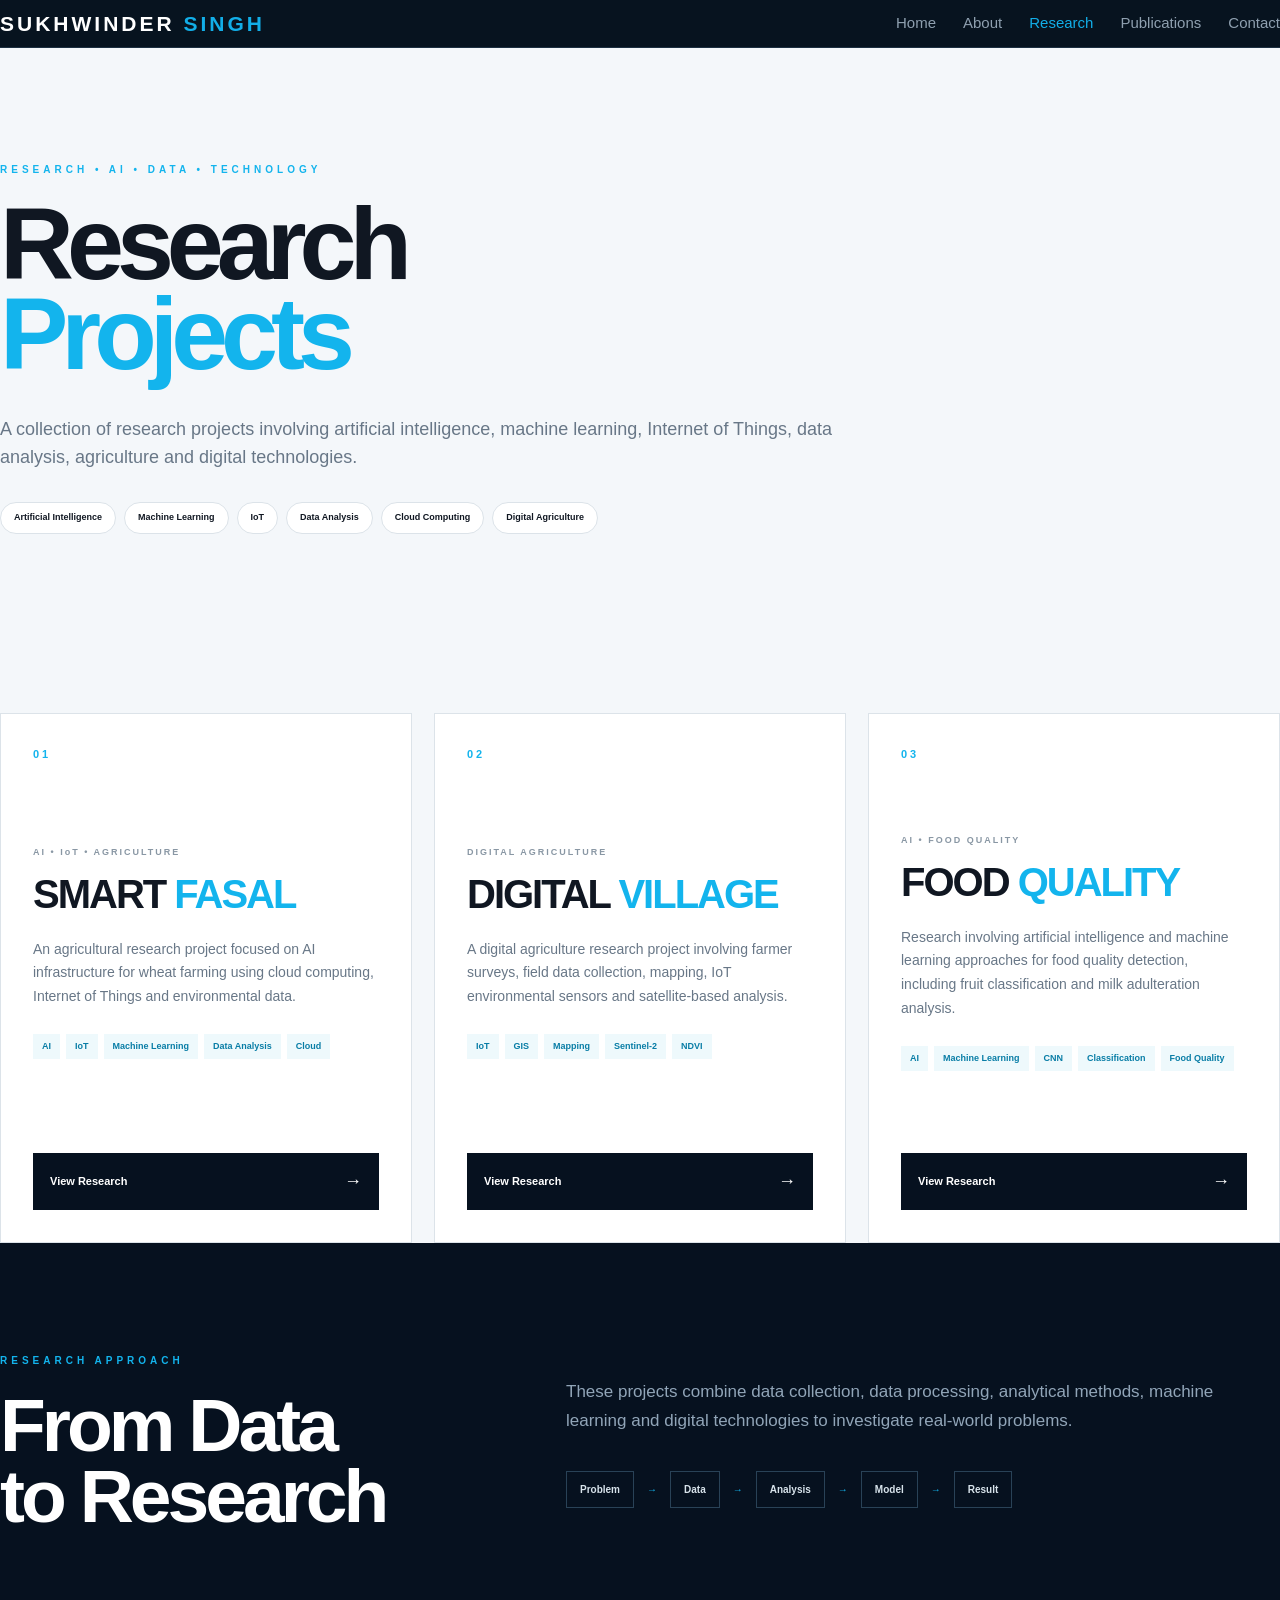
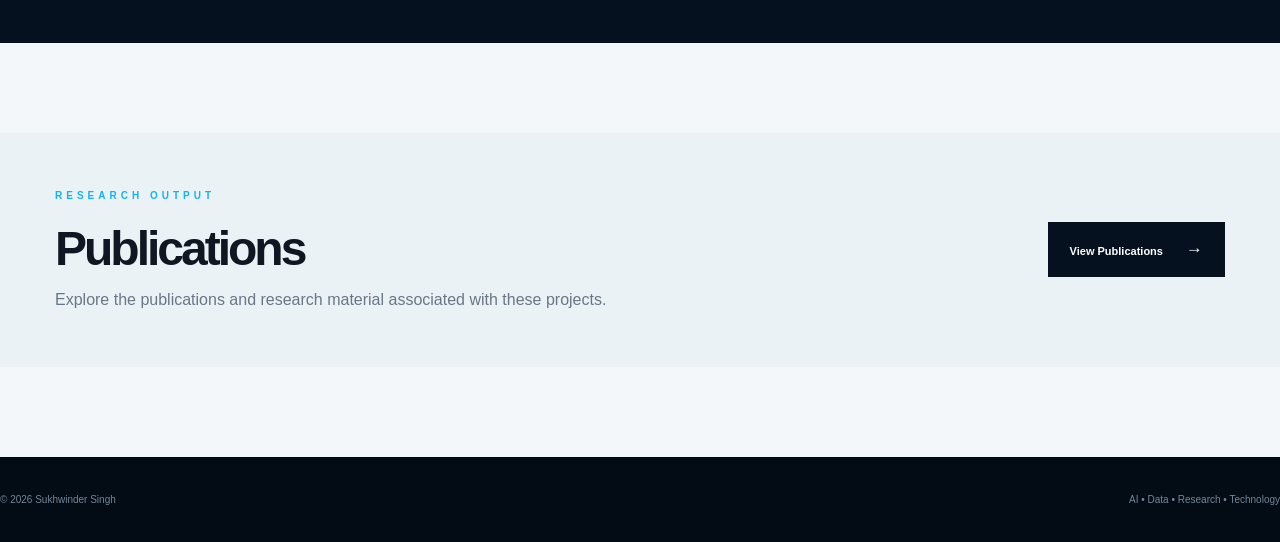
<file: research.html>
<!DOCTYPE html>
<html lang="en">
<head>
    <meta charset="UTF-8">
    <meta name="viewport" content="width=device-width, initial-scale=1.0">

    <title>Research Projects | Sukhwinder Singh</title>	

    <link rel="stylesheet" href="css\research.css">
</head>

<body>

    <!-- =========================
         HEADER
    ========================== -->
<header class="site-header">

    <div class="container nav-container">

        <a href="index.html" class="logo">
            SUKHWINDER <span>SINGH</span>
        </a>




    <!-- MOBILE MENU -->

    <button
        class="menu-toggle"
        id="menuToggle"
        aria-label="Toggle navigation">

        <span></span>
        <span></span>
        <span></span>

    </button>




    <!-- Navigation -->
        <nav class="navigation">  
			<a href="index.html" >Home</a>
            <a href="about.html" > About</a>
            <a href="research.html" class="active">Research</a>
            <a href="publications.html">Publications</a>
            <a href="contact.html">Contact</a>
        </nav>

    </div>

</header>


<!- the above code is same at all pages and it must be 





    <!-- =========================
         MAIN
    ========================== -->

    <main>


        <!-- =========================
             RESEARCH HERO
        ========================== -->

        <section class="research-hero">

            <div class="container">

                <div class="hero-content">


                    <p class="eyebrow">
                        RESEARCH • AI • DATA • TECHNOLOGY
                    </p>


                    <h1>

                        Research

                        <span>
                            Projects
                        </span>

                    </h1>


                    <p class="hero-description">

                        A collection of research projects involving
                        artificial intelligence, machine learning,
                        Internet of Things, data analysis,
                        agriculture and digital technologies.

                    </p>


                    <div class="hero-tags">

                        <span>
                            Artificial Intelligence
                        </span>

                        <span>
                            Machine Learning
                        </span>

                        <span>
                            IoT
                        </span>

                        <span>
                            Data Analysis
                        </span>

                        <span>
                            Cloud Computing
                        </span>

                        <span>
                            Digital Agriculture
                        </span>

                    </div>


                </div>

            </div>

        </section>






                <!-- PROJECT CARDS -->

                <div class="projects-grid">


                    <!-- =========================
                         SMART FASAL
                    ========================== -->

                    <article class="project-card">


                        <div class="project-number">
                            01
                        </div>


                        <div class="project-content">


                            <p class="project-category">
                                AI • IoT • AGRICULTURE
                            </p>


                            <h3>

                                SMART

                                <span>
                                    FASAL
                                </span>

                            </h3>


                            <p class="project-description">

                                An agricultural research project
                                focused on AI infrastructure for
                                wheat farming using cloud
                                computing, Internet of Things
                                and environmental data.

                            </p>


                            <div class="project-tags">

                                <span>
                                    AI
                                </span>

                                <span>
                                    IoT
                                </span>

                                <span>
                                    Machine Learning
                                </span>

                                <span>
                                    Data Analysis
                                </span>

                                <span>
                                    Cloud
                                </span>

                            </div>


                        </div>


                        <a href="smart-fasal.html"
                           class="project-button">

                            <span>
                                View Research
                            </span>

                            <span class="arrow">
                                →
                            </span>

                        </a>


                    </article>



                    <!-- =========================
                         DIGITAL VILLAGE
                    ========================== -->

                    <article class="project-card">


                        <div class="project-number">
                            02
                        </div>


                        <div class="project-content">


                            <p class="project-category">
                                DIGITAL AGRICULTURE
                            </p>


                            <h3>

                                DIGITAL

                                <span>
                                    VILLAGE
                                </span>

                            </h3>


                            <p class="project-description">

                                A digital agriculture research
                                project involving farmer surveys,
                                field data collection, mapping,
                                IoT environmental sensors and
                                satellite-based analysis.

                            </p>


                            <div class="project-tags">

                                <span>
                                    IoT
                                </span>

                                <span>
                                    GIS
                                </span>

                                <span>
                                    Mapping
                                </span>

                                <span>
                                    Sentinel-2
                                </span>

                                <span>
                                    NDVI
                                </span>

                            </div>


                        </div>


                        <a href="digital-village.html"
                           class="project-button">

                            <span>
                                View Research
                            </span>

                            <span class="arrow">
                                →
                            </span>

                        </a>


                    </article>



                    <!-- =========================
                         FOOD QUALITY
                    ========================== -->

                    <article class="project-card">


                        <div class="project-number">
                            03
                        </div>


                        <div class="project-content">


                            <p class="project-category">
                                AI • FOOD QUALITY
                            </p>


                            <h3>

                                FOOD

                                <span>
                                    QUALITY
                                </span>

                            </h3>


                            <p class="project-description">

                                Research involving artificial
                                intelligence and machine learning
                                approaches for food quality
                                detection, including fruit
                                classification and milk
                                adulteration analysis.

                            </p>


                            <div class="project-tags">

                                <span>
                                    AI
                                </span>

                                <span>
                                    Machine Learning
                                </span>

                                <span>
                                    CNN
                                </span>

                                <span>
                                    Classification
                                </span>

                                <span>
                                    Food Quality
                                </span>

                            </div>


                        </div>


                        <a href="food-quality.html"
                           class="project-button">

                            <span>
                                View Research
                            </span>

                            <span class="arrow">
                                →
                            </span>

                        </a>


                    </article>


                </div>

            </div>

        </section>



        <!-- =========================
             RESEARCH APPROACH
        ========================== -->

        <section class="approach-section">

            <div class="container approach-grid">


                <div>

                    <p class="eyebrow">
                        RESEARCH APPROACH
                    </p>


                    <h2>

                        From Data
                        <br>
                        to Research

                    </h2>

                </div>


                <div class="approach-content">

                    <p>

                        These projects combine data collection,
                        data processing, analytical methods,
                        machine learning and digital
                        technologies to investigate
                        real-world problems.

                    </p>


                    <div class="approach-flow">

                        <span>
                            Problem
                        </span>

                        <span>
                            →
                        </span>

                        <span>
                            Data
                        </span>

                        <span>
                            →
                        </span>

                        <span>
                            Analysis
                        </span>

                        <span>
                            →
                        </span>

                        <span>
                            Model
                        </span>

                        <span>
                            →
                        </span>

                        <span>
                            Result
                        </span>

                    </div>

                </div>


            </div>

        </section>



        <!-- =========================
             PUBLICATIONS
        ========================== -->

        <section class="publication-section">

            <div class="container publication-box">


                <div>

                    <p class="eyebrow">
                        RESEARCH OUTPUT
                    </p>


                    <h2>
                        Publications
                    </h2>


                    <p>

                        Explore the publications and
                        research material associated with
                        these projects.

                    </p>

                </div>


                <a href="publications.html"
                   class="publication-button">

                    View Publications

                    <span>
                        →
                    </span>

                </a>


            </div>

        </section>


    </main>



    <!-- =========================
         FOOTER
    ========================== -->

    <footer class="site-footer">

        <div class="container">

            <p>
                © 2026 Sukhwinder Singh
            </p>

            <p>
                AI • Data • Research • Technology
            </p>

        </div>

    </footer>
<script src="js\publications.js"></script>


</body>

</html>
</file>
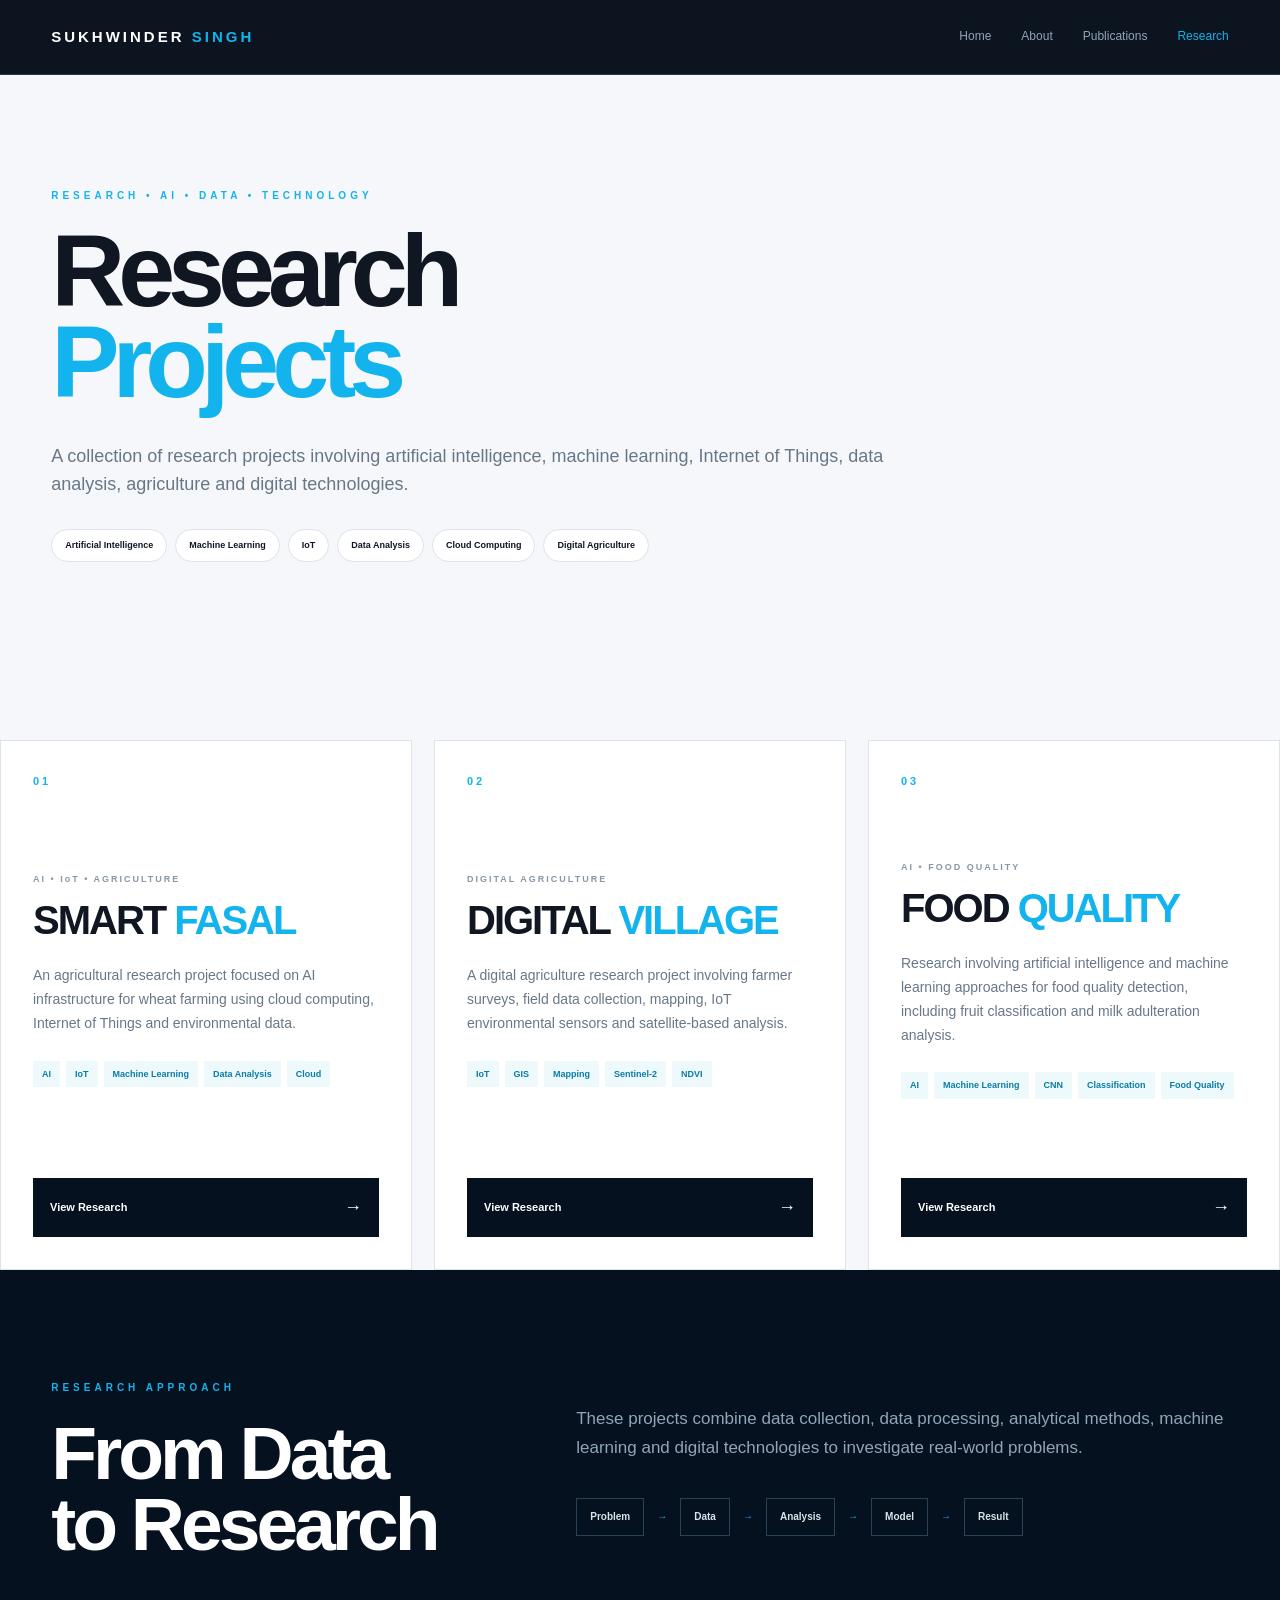
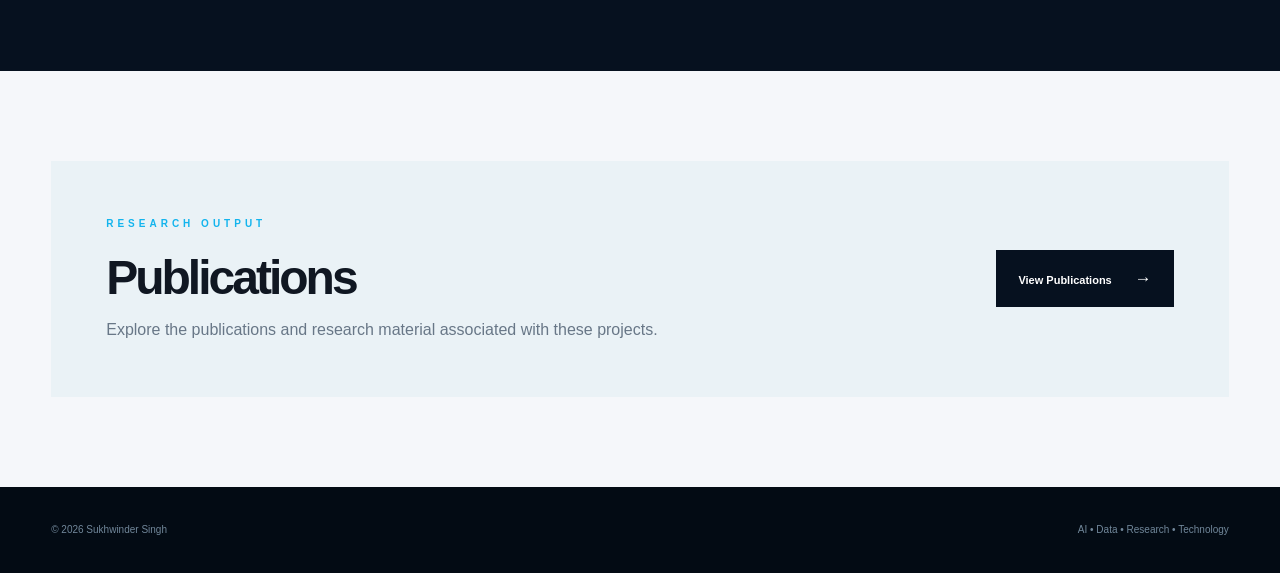
<file: researchprojects.html>
<!DOCTYPE html>
<html lang="en">

<head>

    <meta charset="UTF-8">

    <meta name="viewport"
          content="width=device-width, initial-scale=1.0">

    <title>Research Projects | Sukhwinder Singh</title>

    <link rel="stylesheet"
          href="css/researchprojects.css">

</head>


<body>


    <!-- =========================
         HEADER
    ========================== -->

    <header class="site-header">

        <div class="container nav-container">

            <a href="index.html" class="logo">
                SUKHWINDER <span>SINGH</span>
            </a>


            <nav class="navigation">

                <a href="index.html">
                    Home
                </a>

                <a href="about.html">
                    About
                </a>

                <a href="publications.html">
                    Publications
                </a>

                <a href="research.html" class="active">
                    Research
                </a>

            </nav>

        </div>

    </header>



    <!-- =========================
         MAIN
    ========================== -->

    <main>


        <!-- =========================
             RESEARCH HERO
        ========================== -->

        <section class="research-hero">

            <div class="container">

                <div class="hero-content">


                    <p class="eyebrow">
                        RESEARCH • AI • DATA • TECHNOLOGY
                    </p>


                    <h1>

                        Research

                        <span>
                            Projects
                        </span>

                    </h1>


                    <p class="hero-description">

                        A collection of research projects involving
                        artificial intelligence, machine learning,
                        Internet of Things, data analysis,
                        agriculture and digital technologies.

                    </p>


                    <div class="hero-tags">

                        <span>
                            Artificial Intelligence
                        </span>

                        <span>
                            Machine Learning
                        </span>

                        <span>
                            IoT
                        </span>

                        <span>
                            Data Analysis
                        </span>

                        <span>
                            Cloud Computing
                        </span>

                        <span>
                            Digital Agriculture
                        </span>

                    </div>


                </div>

            </div>

        </section>






                <!-- PROJECT CARDS -->

                <div class="projects-grid">


                    <!-- =========================
                         SMART FASAL
                    ========================== -->

                    <article class="project-card">


                        <div class="project-number">
                            01
                        </div>


                        <div class="project-content">


                            <p class="project-category">
                                AI • IoT • AGRICULTURE
                            </p>


                            <h3>

                                SMART

                                <span>
                                    FASAL
                                </span>

                            </h3>


                            <p class="project-description">

                                An agricultural research project
                                focused on AI infrastructure for
                                wheat farming using cloud
                                computing, Internet of Things
                                and environmental data.

                            </p>


                            <div class="project-tags">

                                <span>
                                    AI
                                </span>

                                <span>
                                    IoT
                                </span>

                                <span>
                                    Machine Learning
                                </span>

                                <span>
                                    Data Analysis
                                </span>

                                <span>
                                    Cloud
                                </span>

                            </div>


                        </div>


                        <a href="smart-fasal.html"
                           class="project-button">

                            <span>
                                View Research
                            </span>

                            <span class="arrow">
                                →
                            </span>

                        </a>


                    </article>



                    <!-- =========================
                         DIGITAL VILLAGE
                    ========================== -->

                    <article class="project-card">


                        <div class="project-number">
                            02
                        </div>


                        <div class="project-content">


                            <p class="project-category">
                                DIGITAL AGRICULTURE
                            </p>


                            <h3>

                                DIGITAL

                                <span>
                                    VILLAGE
                                </span>

                            </h3>


                            <p class="project-description">

                                A digital agriculture research
                                project involving farmer surveys,
                                field data collection, mapping,
                                IoT environmental sensors and
                                satellite-based analysis.

                            </p>


                            <div class="project-tags">

                                <span>
                                    IoT
                                </span>

                                <span>
                                    GIS
                                </span>

                                <span>
                                    Mapping
                                </span>

                                <span>
                                    Sentinel-2
                                </span>

                                <span>
                                    NDVI
                                </span>

                            </div>


                        </div>


                        <a href="digital-village.html"
                           class="project-button">

                            <span>
                                View Research
                            </span>

                            <span class="arrow">
                                →
                            </span>

                        </a>


                    </article>



                    <!-- =========================
                         FOOD QUALITY
                    ========================== -->

                    <article class="project-card">


                        <div class="project-number">
                            03
                        </div>


                        <div class="project-content">


                            <p class="project-category">
                                AI • FOOD QUALITY
                            </p>


                            <h3>

                                FOOD

                                <span>
                                    QUALITY
                                </span>

                            </h3>


                            <p class="project-description">

                                Research involving artificial
                                intelligence and machine learning
                                approaches for food quality
                                detection, including fruit
                                classification and milk
                                adulteration analysis.

                            </p>


                            <div class="project-tags">

                                <span>
                                    AI
                                </span>

                                <span>
                                    Machine Learning
                                </span>

                                <span>
                                    CNN
                                </span>

                                <span>
                                    Classification
                                </span>

                                <span>
                                    Food Quality
                                </span>

                            </div>


                        </div>


                        <a href="food-quality.html"
                           class="project-button">

                            <span>
                                View Research
                            </span>

                            <span class="arrow">
                                →
                            </span>

                        </a>


                    </article>


                </div>

            </div>

        </section>



        <!-- =========================
             RESEARCH APPROACH
        ========================== -->

        <section class="approach-section">

            <div class="container approach-grid">


                <div>

                    <p class="eyebrow">
                        RESEARCH APPROACH
                    </p>


                    <h2>

                        From Data
                        <br>
                        to Research

                    </h2>

                </div>


                <div class="approach-content">

                    <p>

                        These projects combine data collection,
                        data processing, analytical methods,
                        machine learning and digital
                        technologies to investigate
                        real-world problems.

                    </p>


                    <div class="approach-flow">

                        <span>
                            Problem
                        </span>

                        <span>
                            →
                        </span>

                        <span>
                            Data
                        </span>

                        <span>
                            →
                        </span>

                        <span>
                            Analysis
                        </span>

                        <span>
                            →
                        </span>

                        <span>
                            Model
                        </span>

                        <span>
                            →
                        </span>

                        <span>
                            Result
                        </span>

                    </div>

                </div>


            </div>

        </section>



        <!-- =========================
             PUBLICATIONS
        ========================== -->

        <section class="publication-section">

            <div class="container publication-box">


                <div>

                    <p class="eyebrow">
                        RESEARCH OUTPUT
                    </p>


                    <h2>
                        Publications
                    </h2>


                    <p>

                        Explore the publications and
                        research material associated with
                        these projects.

                    </p>

                </div>


                <a href="publications.html"
                   class="publication-button">

                    View Publications

                    <span>
                        →
                    </span>

                </a>


            </div>

        </section>


    </main>



    <!-- =========================
         FOOTER
    ========================== -->

    <footer class="site-footer">

        <div class="container">

            <p>
                © 2026 Sukhwinder Singh
            </p>

            <p>
                AI • Data • Research • Technology
            </p>

        </div>

    </footer>


</body>

</html>
</file>
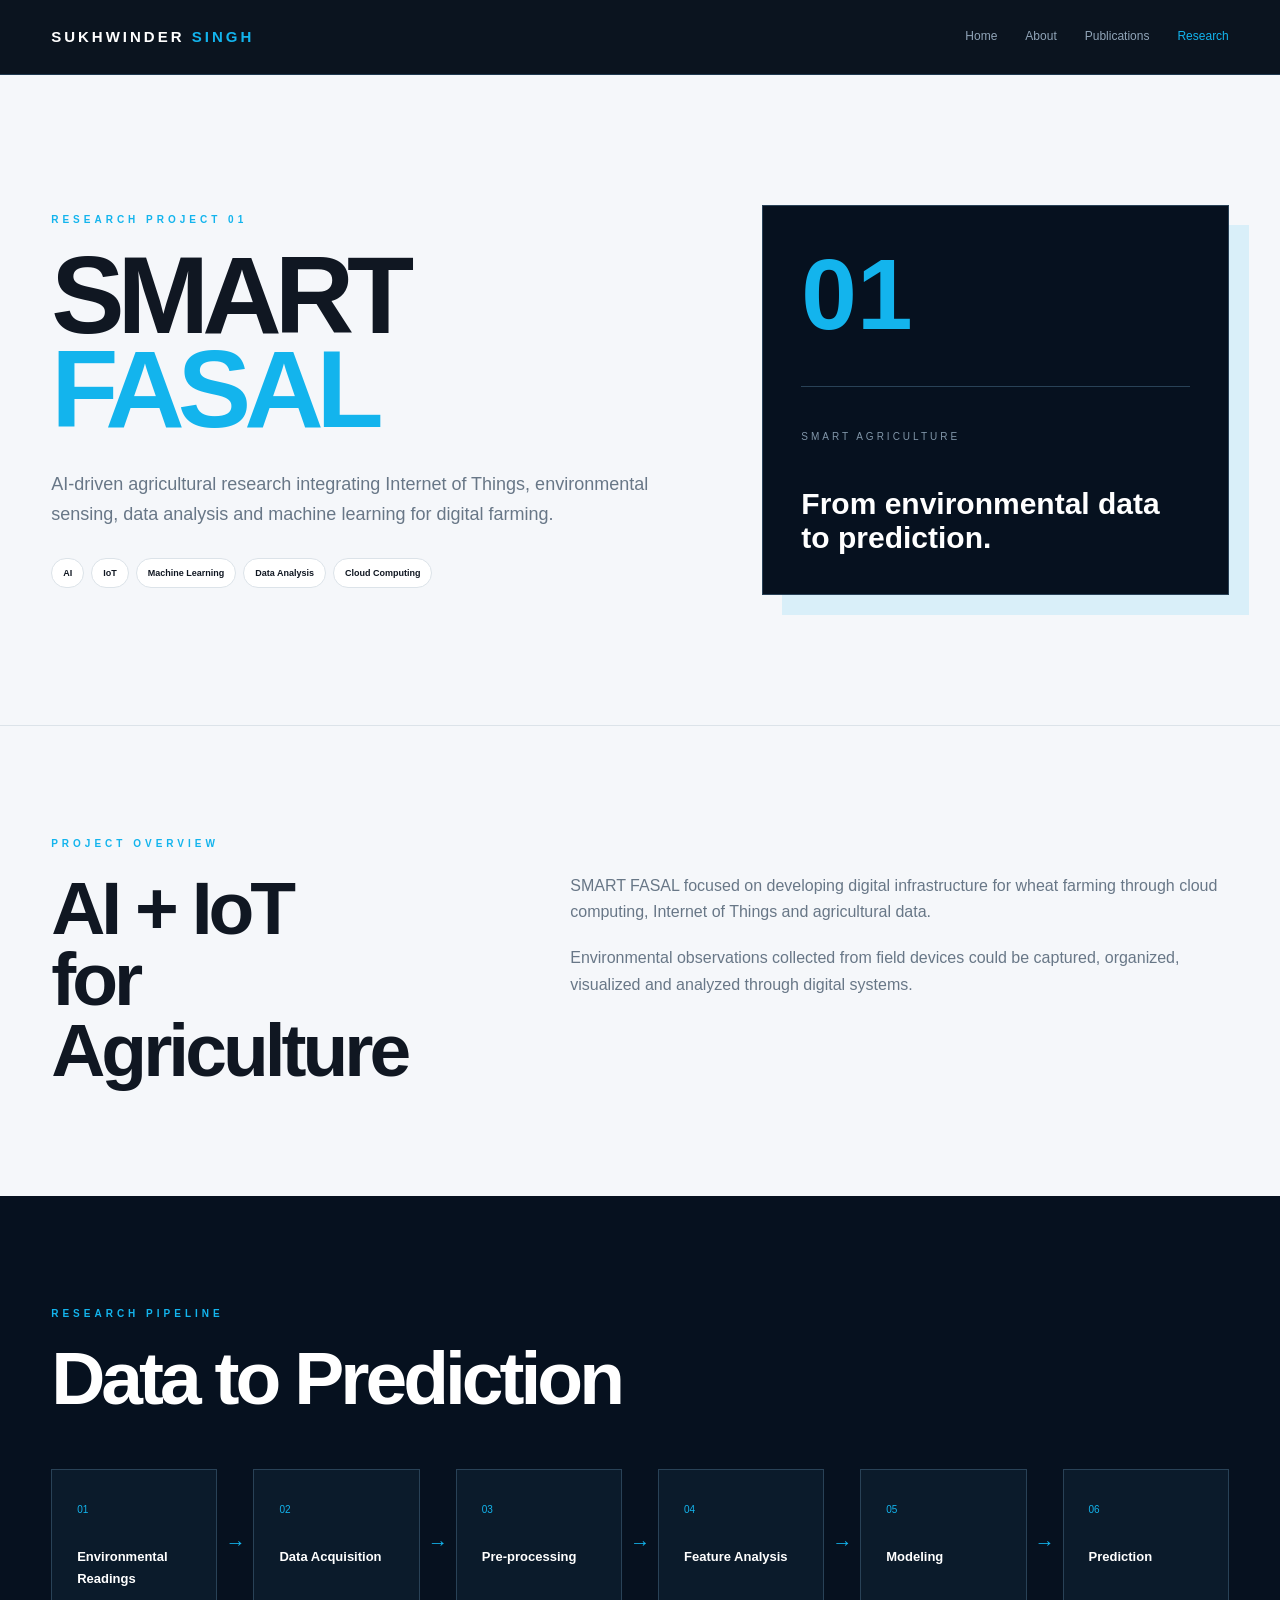
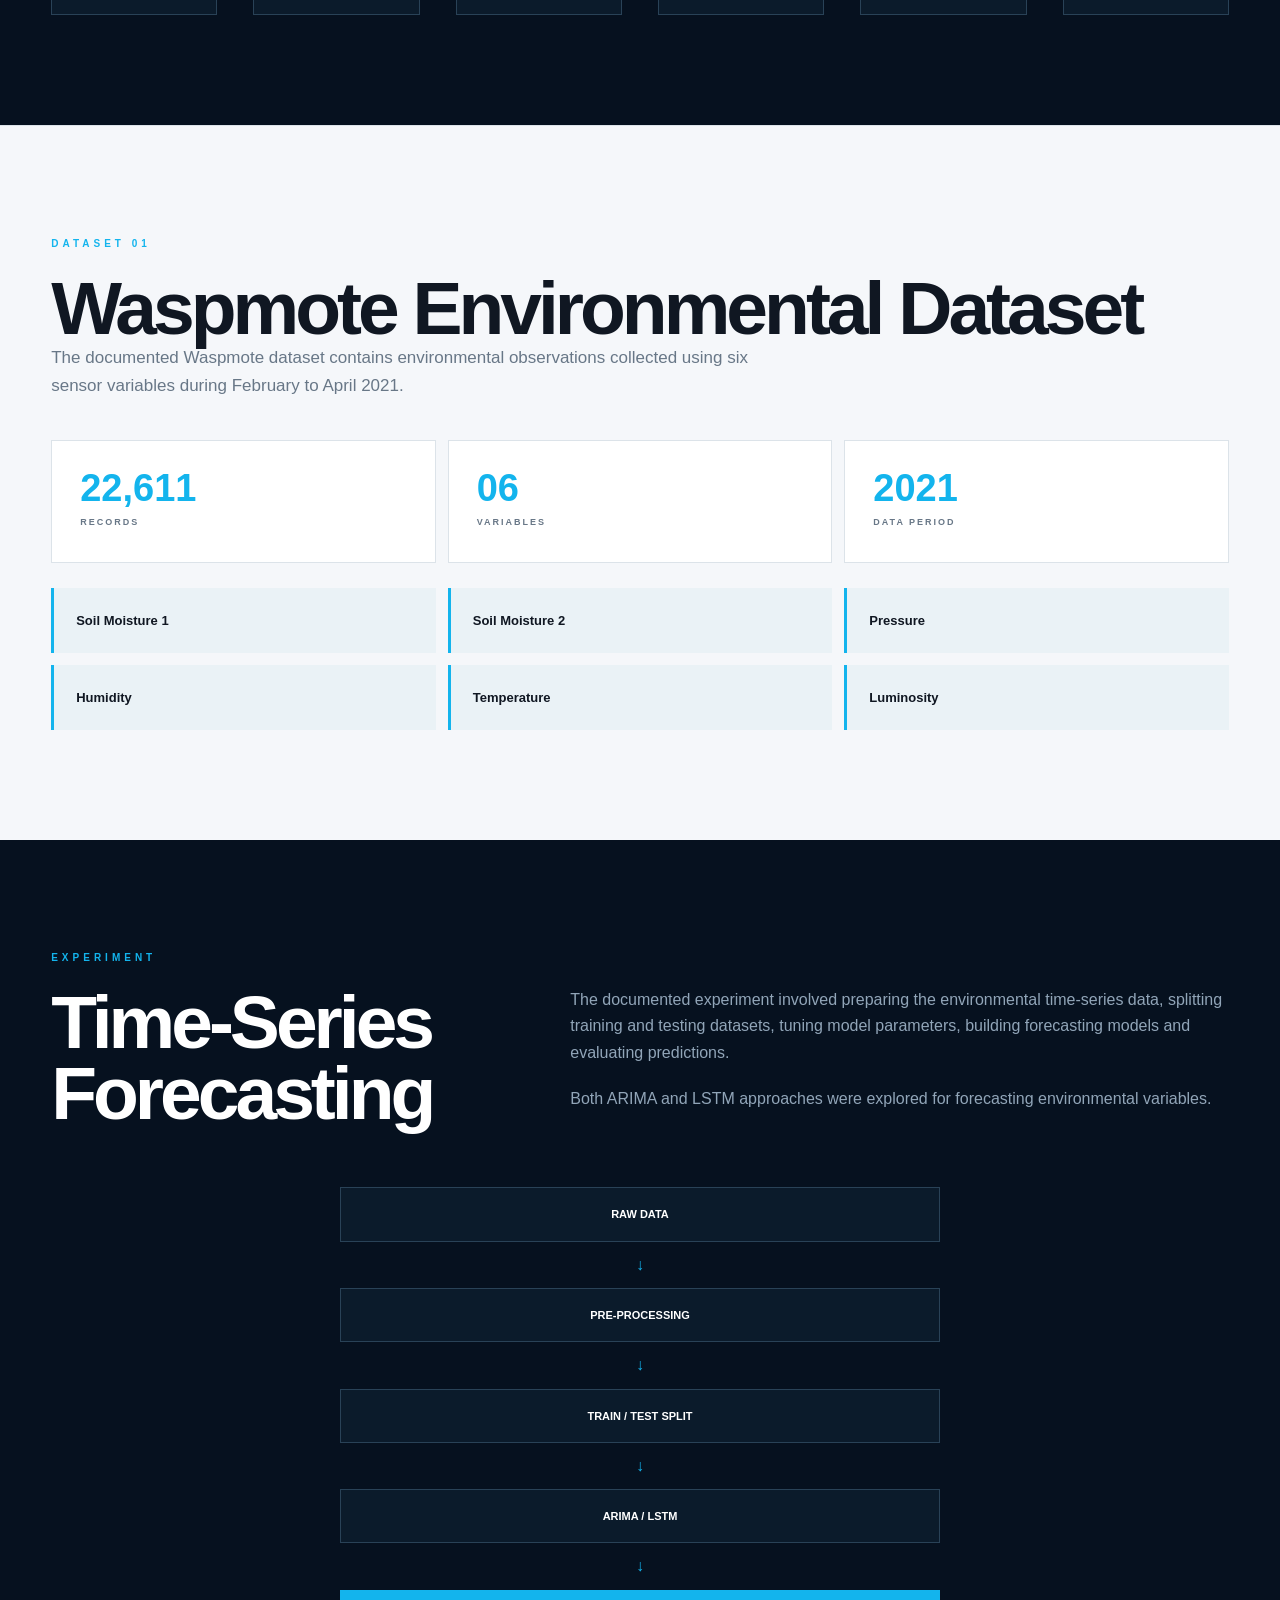
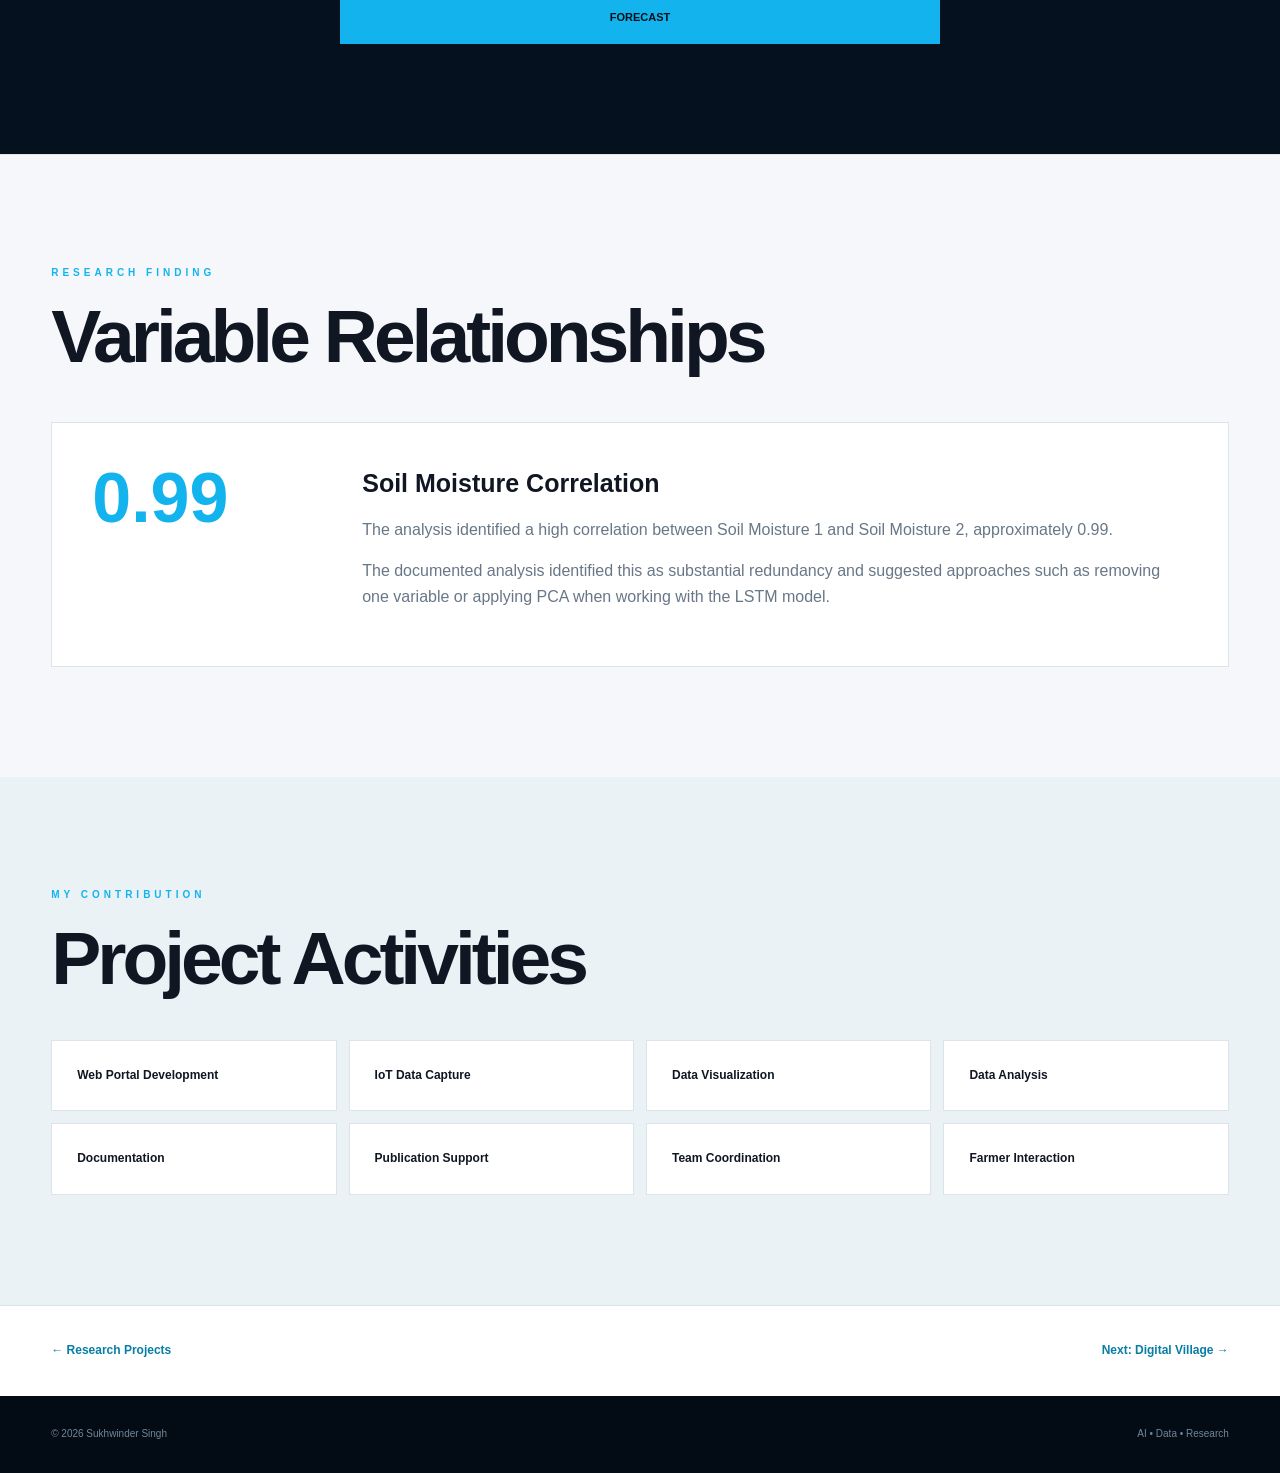
<file: smart-fasal.html>
<!DOCTYPE html>
<html lang="en">

<head>

    <meta charset="UTF-8">

    <meta name="viewport"
          content="width=device-width, initial-scale=1.0">

    <title>SMART FASAL | Sukhwinder Singh</title>

    <link rel="stylesheet"
          href="css/smart-fasal.css">

</head>


<body>


<header class="site-header">

    <div class="container navigation">

        <a href="index.html" class="logo">
            SUKHWINDER <span>SINGH</span>
        </a>

        <nav>

            <a href="index.html">Home</a>

            <a href="about.html">About</a>

            <a href="publications.html">Publications</a>

            <a href="research.html" class="active">
                Research
            </a>

        </nav>

    </div>

</header>



<main>


<!-- HERO -->

<section class="hero">

    <div class="container hero-grid">

        <div>

            <p class="eyebrow">
                RESEARCH PROJECT 01
            </p>

            <h1>
                SMART
                <span>FASAL</span>
            </h1>

            <p class="hero-text">

                AI-driven agricultural research integrating
                Internet of Things, environmental sensing,
                data analysis and machine learning for
                digital farming.

            </p>

            <div class="tags">

                <span>AI</span>
                <span>IoT</span>
                <span>Machine Learning</span>
                <span>Data Analysis</span>
                <span>Cloud Computing</span>

            </div>

        </div>


        <div class="hero-panel">

            <div class="number">
                01
            </div>

            <div class="line"></div>

            <p>
                SMART AGRICULTURE
            </p>

            <strong>
                From environmental
                data to prediction.
            </strong>

        </div>

    </div>

</section>



<!-- OVERVIEW -->

<section class="section">

    <div class="container">

        <p class="eyebrow">
            PROJECT OVERVIEW
        </p>

        <div class="two-column">

            <h2>
                AI + IoT
                <br>
                for Agriculture
            </h2>

            <div>

                <p>

                    SMART FASAL focused on developing
                    digital infrastructure for wheat
                    farming through cloud computing,
                    Internet of Things and agricultural
                    data.

                </p>

                <p>

                    Environmental observations collected
                    from field devices could be captured,
                    organized, visualized and analyzed
                    through digital systems.

                </p>

            </div>

        </div>

    </div>

</section>



<!-- ARCHITECTURE -->

<section class="dark-section">

    <div class="container">

        <p class="eyebrow">
            RESEARCH PIPELINE
        </p>

        <h2>
            Data to Prediction
        </h2>


        <div class="pipeline">

            <div class="pipeline-item">
                <span>01</span>
                <strong>
                    Environmental
                    Readings
                </strong>
            </div>

            <div class="arrow">→</div>

            <div class="pipeline-item">
                <span>02</span>
                <strong>
                    Data
                    Acquisition
                </strong>
            </div>

            <div class="arrow">→</div>

            <div class="pipeline-item">
                <span>03</span>
                <strong>
                    Pre-processing
                </strong>
            </div>

            <div class="arrow">→</div>

            <div class="pipeline-item">
                <span>04</span>
                <strong>
                    Feature
                    Analysis
                </strong>
            </div>

            <div class="arrow">→</div>

            <div class="pipeline-item">
                <span>05</span>
                <strong>
                    Modeling
                </strong>
            </div>

            <div class="arrow">→</div>

            <div class="pipeline-item">
                <span>06</span>
                <strong>
                    Prediction
                </strong>
            </div>

        </div>

    </div>

</section>



<!-- DATASET -->

<section class="section">

    <div class="container">

        <p class="eyebrow">
            DATASET 01
        </p>

        <h2>
            Waspmote Environmental Dataset
        </h2>

        <p class="intro">

            The documented Waspmote dataset contains
            environmental observations collected using
            six sensor variables during February to
            April 2021.

        </p>


        <div class="stats">

            <div class="stat">
                <strong>22,611</strong>
                <span>RECORDS</span>
            </div>

            <div class="stat">
                <strong>06</strong>
                <span>VARIABLES</span>
            </div>

            <div class="stat">
                <strong>2021</strong>
                <span>DATA PERIOD</span>
            </div>

        </div>


        <div class="sensor-grid">

            <div class="sensor">
                Soil Moisture 1
            </div>

            <div class="sensor">
                Soil Moisture 2
            </div>

            <div class="sensor">
                Pressure
            </div>

            <div class="sensor">
                Humidity
            </div>

            <div class="sensor">
                Temperature
            </div>

            <div class="sensor">
                Luminosity
            </div>

        </div>

    </div>

</section>



<!-- EXPERIMENT -->

<section class="dark-section">

    <div class="container">

        <p class="eyebrow">
            EXPERIMENT
        </p>

        <div class="two-column dark-grid">

            <div>

                <h2>
                    Time-Series
                    Forecasting
                </h2>

            </div>

            <div>

                <p>

                    The documented experiment involved
                    preparing the environmental time-series
                    data, splitting training and testing
                    datasets, tuning model parameters,
                    building forecasting models and
                    evaluating predictions.

                </p>

                <p>

                    Both ARIMA and LSTM approaches were
                    explored for forecasting environmental
                    variables.

                </p>

            </div>

        </div>


        <div class="experiment-flow">

            <div>RAW DATA</div>
            <span>↓</span>

            <div>PRE-PROCESSING</div>
            <span>↓</span>

            <div>TRAIN / TEST SPLIT</div>
            <span>↓</span>

            <div>ARIMA / LSTM</div>
            <span>↓</span>

            <div class="highlight">
                FORECAST
            </div>

        </div>

    </div>

</section>



<!-- FINDINGS -->

<section class="section">

    <div class="container">

        <p class="eyebrow">
            RESEARCH FINDING
        </p>

        <h2>
            Variable Relationships
        </h2>

        <div class="finding">

            <div class="finding-number">
                0.99
            </div>

            <div>

                <h3>
                    Soil Moisture Correlation
                </h3>

                <p>

                    The analysis identified a high
                    correlation between Soil Moisture 1
                    and Soil Moisture 2, approximately
                    0.99.

                </p>

                <p>

                    The documented analysis identified
                    this as substantial redundancy and
                    suggested approaches such as removing
                    one variable or applying PCA when
                    working with the LSTM model.

                </p>

            </div>

        </div>

    </div>

</section>



<!-- CONTRIBUTION -->

<section class="contribution">

    <div class="container">

        <p class="eyebrow">
            MY CONTRIBUTION
        </p>

        <h2>
            Project Activities
        </h2>


        <div class="contribution-grid">

            <div>
                Web Portal Development
            </div>

            <div>
                IoT Data Capture
            </div>

            <div>
                Data Visualization
            </div>

            <div>
                Data Analysis
            </div>

            <div>
                Documentation
            </div>

            <div>
                Publication Support
            </div>

            <div>
                Team Coordination
            </div>

            <div>
                Farmer Interaction
            </div>

        </div>

    </div>

</section>



<!-- NAVIGATION -->

<section class="project-navigation">

    <div class="container navigation-grid">

        <a href="research.html">
            ← Research Projects
        </a>

        <a href="digital-village.html">
            Next: Digital Village →
        </a>

    </div>

</section>


</main>



<footer>

    <div class="container">

        <span>
            © 2026 Sukhwinder Singh
        </span>

        <span>
            AI • Data • Research
        </span>

    </div>

</footer>


</body>
</html>
</file>
<file: css/digital-village.css>
* {
    margin: 0;
    padding: 0;
    box-sizing: border-box;
}

html {
    scroll-behavior: smooth;
}

body {
    font-family: Arial, Helvetica, sans-serif;
    background: #f5f7fa;
    color: #101722;
    line-height: 1.65;
}

a {
    text-decoration: none;
    color: inherit;
}

.container {
    width: min(1180px, 92%);
    margin: auto;
}


/* HEADER */

.site-header {
    position: sticky;
    top: 0;
    z-index: 1000;

    background: rgba(4, 13, 24, .97);

    border-bottom: 1px solid #20394f;

    backdrop-filter: blur(10px);
}

.navigation {
    min-height: 74px;

    display: flex;
    align-items: center;
    justify-content: space-between;
}

.logo {
    color: white;

    font-size: 15px;
    font-weight: 700;

    letter-spacing: 3px;
}

.logo span {
    color: #13b4ed;
}

nav {
    display: flex;
    gap: 28px;

    color: #91a5b8;

    font-size: 12px;
}

nav a:hover,
nav .active {
    color: #13b4ed;
}


/* HERO */

.hero {
    min-height: 650px;

    display: flex;
    align-items: center;
}

.hero-grid {
    display: grid;

    grid-template-columns:
        1.15fr .85fr;

    gap: 80px;

    align-items: center;
}

.eyebrow {
    color: #13b4ed;

    font-size: 10px;

    font-weight: 700;

    letter-spacing: 4px;

    margin-bottom: 20px;
}

.hero h1 {
    font-size: clamp(65px, 9vw, 110px);

    line-height: .85;

    letter-spacing: -7px;

    margin-bottom: 35px;
}

.hero h1 span {
    display: block;
    color: #13b4ed;
}

.hero-text {
    max-width: 680px;

    color: #687787;

    font-size: 18px;
}

.tags {
    display: flex;
    flex-wrap: wrap;

    gap: 7px;

    margin-top: 28px;
}

.tags span {
    background: white;

    border: 1px solid #dce3e9;

    padding: 7px 11px;

    border-radius: 20px;

    font-size: 9px;

    font-weight: 700;
}


/* HERO PANEL */

.hero-panel {
    min-height: 390px;

    padding: 38px;

    background: #06111f;

    color: white;

    border: 1px solid #294257;

    display: flex;

    flex-direction: column;

    justify-content: space-between;

    box-shadow:
        20px 20px 0 rgba(19,180,237,.12);
}

.number {
    color: #13b4ed;

    font-size: 100px;

    line-height: 1;

    font-weight: 700;
}

.line {
    border-top: 1px solid #294257;
}

.hero-panel p {
    color: #8196a9;

    font-size: 10px;

    letter-spacing: 3px;
}

.hero-panel strong {
    font-size: 30px;

    line-height: 1.15;
}


/* SECTIONS */

.section {
    padding: 110px 0;

    border-top: 1px solid #dce3e9;
}

.two-column {
    display: grid;

    grid-template-columns: .8fr 1.2fr;

    gap: 80px;

    align-items: start;
}

h2 {
    font-size: clamp(45px, 6vw, 75px);

    line-height: .95;

    letter-spacing: -4px;
}

.two-column p {
    color: #687787;

    margin-bottom: 20px;

    font-size: 16px;
}


/* DARK */

.dark-section {
    padding: 110px 0;

    background: #06111f;

    color: white;
}

.dark-section h2 {
    color: white;
}


/* DATA GRID */

.data-grid {
    display: grid;

    grid-template-columns:
        repeat(4, 1fr);

    gap: 12px;

    margin-top: 55px;
}

.data-card {
    padding: 28px;

    background: #0b1b2b;

    border: 1px solid #294257;
}

.data-card span {
    color: #13b4ed;

    font-size: 10px;
}

.data-card h3 {
    margin-top: 30px;

    font-size: 21px;
}

.data-card p {
    margin-top: 15px;

    color: #91a5b8;

    font-size: 13px;
}


/* SENSOR */

.sensor-layout {
    display: grid;

    grid-template-columns:
        repeat(3, 1fr);

    gap: 12px;

    margin-top: 50px;
}

.sensor-layout div {
    padding: 30px;

    background: #eaf2f6;

    border-left: 4px solid #13b4ed;

    font-size: 12px;

    font-weight: 700;
}


/* MAPPING */

.mapping-flow {
    margin-top: 55px;

    display: flex;

    align-items: stretch;

    gap: 12px;

    overflow-x: auto;
}

.mapping-flow > div {
    min-width: 180px;

    padding: 30px;

    background: #0b1b2b;

    border: 1px solid #294257;

    font-weight: 700;
}

.mapping-flow small {
    display: block;

    margin-top: 10px;

    color: #8196a9;

    font-size: 10px;

    font-weight: normal;
}

.mapping-flow > span {
    display: flex;

    align-items: center;

    color: #13b4ed;

    font-size: 20px;
}


/* NDVI */

.ndvi-box {
    margin-top: 55px;

    padding: 45px;

    display: grid;

    grid-template-columns: 250px 1fr;

    gap: 50px;

    background: #eaf2f6;

    border-left: 4px solid #13b4ed;
}

.ndvi-number {
    color: #13b4ed;

    font-size: 65px;

    font-weight: 700;

    line-height: 1;
}

.ndvi-box h3 {
    font-size: 25px;

    margin-bottom: 12px;
}

.ndvi-box p {
    color: #687787;
}


/* WORKFLOW */

.workflow {
    margin-top: 55px;

    display: grid;

    grid-template-columns:
        repeat(3, 1fr);

    gap: 12px;
}

.workflow div {
    padding: 25px;

    background: #0b1b2b;

    border: 1px solid #294257;

    font-size: 13px;

    font-weight: 700;
}

.workflow span {
    display: block;

    color: #13b4ed;

    font-size: 10px;

    margin-bottom: 15px;
}


/* CONTRIBUTION */

.contribution {
    padding: 110px 0;

    background: #eaf2f6;
}

.contribution-grid {
    display: grid;

    grid-template-columns:
        repeat(3, 1fr);

    gap: 12px;

    margin-top: 45px;
}

.contribution-grid div {
    padding: 25px;

    background: white;

    border: 1px solid #dce3e9;

    font-size: 12px;

    font-weight: 700;
}


/* NAVIGATION */

.project-navigation {
    padding: 35px 0;

    background: white;

    border-top: 1px solid #dce3e9;
}

.navigation-grid {
    display: flex;

    justify-content: space-between;

    color: #087da6;

    font-size: 12px;

    font-weight: 700;
}


/* FOOTER */

footer {
    padding: 30px 0;

    background: #030b14;

    color: #71879a;

    font-size: 10px;
}

footer .container {
    display: flex;

    justify-content: space-between;
}


/* RESPONSIVE */

@media(max-width: 900px) {

    .hero-grid,
    .two-column {
        grid-template-columns: 1fr;
    }

    .data-grid {
        grid-template-columns: 1fr 1fr;
    }

    .workflow {
        grid-template-columns: 1fr 1fr;
    }

}

@media(max-width: 650px) {

    nav {
        display: none;
    }

    .hero {
        padding: 80px 0;
    }

    .hero h1 {
        font-size: 65px;
    }

    .data-grid,
    .sensor-layout,
    .workflow,
    .contribution-grid {
        grid-template-columns: 1fr;
    }

    .mapping-flow {
        flex-direction: column;
    }

    .mapping-flow > span {
        justify-content: center;

        transform: rotate(90deg);
    }

    .ndvi-box {
        grid-template-columns: 1fr;
    }

    .navigation-grid,
    footer .container {
        flex-direction: column;

        gap: 15px;
    }

}
</file>
<file: css/food-quality.css>
* {
    margin: 0;
    padding: 0;
    box-sizing: border-box;
}

html {
    scroll-behavior: smooth;
}

body {
    font-family: Arial, Helvetica, sans-serif;
    background: #f5f7fa;
    color: #101722;
    line-height: 1.65;
}

a {
    text-decoration: none;
    color: inherit;
}

.container {
    width: min(1180px, 92%);
    margin: auto;
}


/* HEADER */

.site-header {
    position: sticky;
    top: 0;
    z-index: 1000;

    background: rgba(4, 13, 24, .97);

    border-bottom: 1px solid #20394f;

    backdrop-filter: blur(10px);
}

.navigation {
    min-height: 74px;

    display: flex;
    align-items: center;
    justify-content: space-between;
}

.logo {
    color: white;

    font-size: 15px;
    font-weight: 700;

    letter-spacing: 3px;
}

.logo span {
    color: #13b4ed;
}

nav {
    display: flex;
    gap: 28px;

    color: #91a5b8;

    font-size: 12px;
}

nav a:hover,
nav .active {
    color: #13b4ed;
}


/* HERO */

.hero {
    min-height: 650px;

    display: flex;
    align-items: center;
}

.hero-grid {
    display: grid;

    grid-template-columns:
        1.15fr .85fr;

    gap: 80px;

    align-items: center;
}

.eyebrow {
    color: #13b4ed;

    font-size: 10px;

    font-weight: 700;

    letter-spacing: 4px;

    margin-bottom: 20px;
}

.hero h1 {
    font-size: clamp(65px, 9vw, 110px);

    line-height: .85;

    letter-spacing: -7px;

    margin-bottom: 35px;
}

.hero h1 span {
    display: block;

    color: #13b4ed;
}

.hero-text {
    max-width: 680px;

    color: #687787;

    font-size: 18px;
}

.tags {
    display: flex;

    flex-wrap: wrap;

    gap: 7px;

    margin-top: 28px;
}

.tags span {
    background: white;

    border: 1px solid #dce3e9;

    padding: 7px 11px;

    border-radius: 20px;

    font-size: 9px;

    font-weight: 700;
}


/* PANEL */

.hero-panel {
    min-height: 390px;

    padding: 38px;

    background: #06111f;

    color: white;

    border: 1px solid #294257;

    display: flex;

    flex-direction: column;

    justify-content: space-between;

    box-shadow:
        20px 20px 0 rgba(19,180,237,.12);
}

.number {
    color: #13b4ed;

    font-size: 100px;

    line-height: 1;

    font-weight: 700;
}

.line {
    border-top: 1px solid #294257;
}

.hero-panel p {
    color: #8196a9;

    font-size: 10px;

    letter-spacing: 3px;
}

.hero-panel strong {
    font-size: 30px;

    line-height: 1.15;
}


/* SECTIONS */

.section {
    padding: 110px 0;

    border-top: 1px solid #dce3e9;
}

.two-column {
    display: grid;

    grid-template-columns: .8fr 1.2fr;

    gap: 80px;
}

h2 {
    font-size: clamp(45px, 6vw, 75px);

    line-height: .95;

    letter-spacing: -4px;
}

.two-column p {
    color: #687787;

    margin-bottom: 20px;

    font-size: 16px;
}

.intro {
    max-width: 760px;

    color: #687787;

    font-size: 17px;
}


/* DARK */

.dark-section {
    padding: 110px 0;

    background: #06111f;

    color: white;
}

.dark-section h2 {
    color: white;
}


/* EXPERIMENT */

.experiment-grid {
    display: grid;

    grid-template-columns: 1fr 1fr;

    gap: 22px;

    margin-top: 55px;
}

.experiment-grid > div {
    padding: 35px;

    background: #0b1b2b;

    border: 1px solid #294257;
}

.experiment-grid h3 {
    font-size: 24px;

    margin-bottom: 15px;
}

.experiment-grid p {
    color: #91a5b8;

    margin-bottom: 15px;
}


/* COMPUTER VISION */

.computer-vision {
    margin-top: 45px;

    display: flex;

    align-items: center;

    justify-content: center;

    gap: 12px;

    overflow-x: auto;
}

.computer-vision div {
    min-width: 150px;

    padding: 22px;

    background: #0b1b2b;

    border: 1px solid #294257;

    text-align: center;

    font-size: 10px;

    font-weight: 700;
}

.computer-vision span {
    color: #13b4ed;

    font-size: 20px;
}


/* STATS */

.stats {
    display: grid;

    grid-template-columns:
        repeat(3, 1fr);

    gap: 12px;

    margin-top: 40px;
}

.stat {
    padding: 30px;

    background: white;

    border: 1px solid #dce3e9;
}

.stat strong {
    display: block;

    color: #13b4ed;

    font-size: 40px;

    line-height: 1;
}

.stat span {
    display: block;

    color: #687787;

    font-size: 9px;

    font-weight: 700;

    letter-spacing: 2px;

    margin-top: 8px;
}


/* RESULTS */

.results-table {
    margin-top: 50px;

    max-width: 850px;

    border-top: 1px solid #294257;
}

.result-row {
    display: grid;

    grid-template-columns: 1fr 180px;

    padding: 20px;

    border-bottom: 1px solid #294257;

    color: #dce6ed;
}

.result-row strong {
    color: #13b4ed;

    text-align: right;
}

.result-header {
    color: #8196a9;

    font-size: 9px;

    font-weight: 700;

    letter-spacing: 2px;
}


/* FEATURES */

.feature-grid {
    display: grid;

    grid-template-columns:
        repeat(4, 1fr);

    gap: 12px;

    margin-top: 55px;
}

.feature-grid > div {
    padding: 30px;

    background: white;

    border: 1px solid #dce3e9;
}

.feature-grid span {
    color: #13b4ed;

    font-size: 10px;

    font-weight: 700;
}

.feature-grid h3 {
    margin-top: 25px;

    font-size: 21px;
}

.feature-grid p {
    margin-top: 12px;

    color: #687787;

    font-size: 13px;
}


/* NAVIGATION */

.project-navigation {
    padding: 35px 0;

    background: white;

    border-top: 1px solid #dce3e9;
}

.navigation-grid {
    display: flex;

    justify-content: space-between;

    color: #087da6;

    font-size: 12px;

    font-weight: 700;
}


/* FOOTER */

footer {
    padding: 30px 0;

    background: #030b14;

    color: #71879a;

    font-size: 10px;
}

footer .container {
    display: flex;

    justify-content: space-between;
}


/* RESPONSIVE */

@media(max-width: 900px) {

    .hero-grid,
    .two-column,
    .experiment-grid {
        grid-template-columns: 1fr;
    }

    .feature-grid {
        grid-template-columns: 1fr 1fr;
    }

}

@media(max-width: 650px) {

    nav {
        display: none;
    }

    .hero {
        padding: 80px 0;
    }

    .hero h1 {
        font-size: 65px;
    }

    .stats,
    .feature-grid {
        grid-template-columns: 1fr;
    }

    .computer-vision {
        flex-direction: column;
    }

    .computer-vision span {
        transform: rotate(90deg);
    }

    .result-row {
        grid-template-columns: 1fr 100px;
    }

    .navigation-grid,
    footer .container {
        flex-direction: column;

        gap: 15px;
    }

}
</file>
<file: css/researchprojects.css>
/* =========================================================
   RESEARCH PROJECTS PAGE
========================================================= */

* {
    margin: 0;
    padding: 0;
    box-sizing: border-box;
}

html {
    scroll-behavior: smooth;
}

body {
    font-family: Arial, Helvetica, sans-serif;
    background: #f5f7fa;
    color: #101722;
    line-height: 1.6;
}

a {
    text-decoration: none;
    color: inherit;
}

.container {
    width: min(1200px, 92%);
    margin: 0 auto;
}


/* =========================================================
   HEADER
========================================================= */

.site-header {
    position: sticky;
    top: 0;
    z-index: 1000;

    background: rgba(4, 13, 24, 0.97);

    border-bottom: 1px solid #20394f;

    backdrop-filter: blur(10px);
}

.nav-container {
    min-height: 74px;

    display: flex;
    align-items: center;
    justify-content: space-between;
}

.logo {
    color: #ffffff;

    font-size: 15px;
    font-weight: 700;

    letter-spacing: 3px;
}

.logo span {
    color: #13b4ed;
}

.navigation {
    display: flex;
    gap: 30px;

    color: #91a5b8;

    font-size: 12px;
}

.navigation a {
    transition: color 0.25s ease;
}

.navigation a:hover {
    color: #13b4ed;
}

.navigation a.active {
    color: #13b4ed;
}


/* =========================================================
   RESEARCH HERO
========================================================= */

.research-hero {
    min-height: 600px;

    display: flex;
    align-items: center;

    padding: 80px 0;
}

.hero-content {
    max-width: 950px;
}

.eyebrow {
    color: #13b4ed;

    font-size: 10px;

    font-weight: 700;

    letter-spacing: 4px;

    margin-bottom: 22px;
}

.hero-content h1 {
    font-size: clamp(60px, 8vw, 105px);

    line-height: 0.88;

    letter-spacing: -7px;

    margin-bottom: 35px;
}

.hero-content h1 span {
    display: block;

    color: #13b4ed;
}

.hero-description {
    max-width: 850px;

    color: #687787;

    font-size: 18px;

    line-height: 1.6;
}

.hero-tags {
    display: flex;

    flex-wrap: wrap;

    gap: 8px;

    margin-top: 30px;
}

.hero-tags span {
    background: #ffffff;

    border: 1px solid #dce3e9;

    padding: 8px 13px;

    border-radius: 30px;

    font-size: 9px;

    font-weight: 700;
}


/* =========================================================
   PROJECT SECTION
========================================================= */

.projects-section {
    padding: 110px 0;

    border-top: 1px solid #dce3e9;
}

.section-heading {
    max-width: 800px;
}

.section-heading h2 {
    font-size: clamp(42px, 5vw, 68px);

    line-height: 1;

    letter-spacing: -4px;

    margin-bottom: 25px;
}

.section-heading > p:last-child {
    color: #687787;

    font-size: 17px;

    line-height: 1.6;
}


/* =========================================================
   PROJECT GRID
========================================================= */

.projects-grid {
    display: grid;

    grid-template-columns: repeat(3, 1fr);

    gap: 22px;

    margin-top: 65px;
}


/* =========================================================
   PROJECT CARD
========================================================= */

.project-card {
    position: relative;

    min-height: 530px;

    padding: 32px;

    background: #ffffff;

    border: 1px solid #dce3e9;

    display: flex;

    flex-direction: column;

    justify-content: space-between;

    overflow: hidden;

    transition:
        transform 0.3s ease,
        border-color 0.3s ease,
        box-shadow 0.3s ease;
}

.project-card::before {
    content: "";

    position: absolute;

    top: 0;
    left: 0;

    width: 4px;
    height: 0;

    background: #13b4ed;

    transition: height 0.3s ease;
}

.project-card:hover {
    transform: translateY(-8px);

    border-color: #13b4ed;

    box-shadow:
        0 20px 45px rgba(6, 17, 31, 0.10);
}

.project-card:hover::before {
    height: 100%;
}


/* =========================================================
   PROJECT NUMBER
========================================================= */

.project-number {
    color: #13b4ed;

    font-size: 11px;

    font-weight: 700;

    letter-spacing: 3px;
}


/* =========================================================
   PROJECT CONTENT
========================================================= */

.project-content {
    margin-top: 20px;
}

.project-category {
    color: #8997a4;

    font-size: 9px;

    font-weight: 700;

    letter-spacing: 2px;

    margin-bottom: 15px;
}

.project-content h3 {
    font-size: 40px;

    line-height: 0.95;

    letter-spacing: -2px;

    margin-bottom: 25px;
}

.project-content h3 span {
    color: #13b4ed;
}

.project-description {
    color: #687787;

    font-size: 14px;

    line-height: 1.7;
}


/* =========================================================
   PROJECT TAGS
========================================================= */

.project-tags {
    display: flex;

    flex-wrap: wrap;

    gap: 6px;

    margin-top: 25px;
}

.project-tags span {
    padding: 6px 9px;

    background: #eef9fc;

    color: #087da6;

    font-size: 9px;

    font-weight: 700;
}


/* =========================================================
   PROJECT BUTTON
========================================================= */

.project-button {
    margin-top: 30px;

    padding: 15px 17px;

    background: #06111f;

    color: #ffffff;

    display: flex;

    align-items: center;

    justify-content: space-between;

    font-size: 11px;

    font-weight: 700;

    transition:
        background 0.25s ease,
        color 0.25s ease;
}

.project-button:hover {
    background: #13b4ed;

    color: #03101a;
}

.project-button .arrow {
    font-size: 18px;
}


/* =========================================================
   RESEARCH APPROACH
========================================================= */

.approach-section {
    padding: 110px 0;

    background: #06111f;

    color: #ffffff;
}

.approach-grid {
    display: grid;

    grid-template-columns: 0.8fr 1.2fr;

    gap: 90px;

    align-items: center;
}

.approach-section h2 {
    font-size: clamp(45px, 6vw, 75px);

    line-height: 0.95;

    letter-spacing: -4px;
}

.approach-content > p {
    color: #91a5b8;

    font-size: 17px;

    line-height: 1.7;

    max-width: 650px;
}


/* =========================================================
   RESEARCH FLOW
========================================================= */

.approach-flow {
    margin-top: 35px;

    display: flex;

    flex-wrap: wrap;

    align-items: center;

    gap: 10px;
}

.approach-flow span {
    padding: 10px 13px;

    border: 1px solid #294257;

    color: #d8e3eb;

    font-size: 10px;

    font-weight: 700;
}

.approach-flow span:nth-child(even) {
    border: none;

    color: #13b4ed;

    padding: 0 3px;
}


/* =========================================================
   PUBLICATIONS
========================================================= */

.publication-section {
    padding: 90px 0;
}

.publication-box {
    padding: 55px;

    background: #eaf2f6;

    display: flex;

    align-items: center;

    justify-content: space-between;

    gap: 40px;
}

.publication-box h2 {
    font-size: 48px;

    line-height: 1;

    letter-spacing: -3px;

    margin-bottom: 15px;
}

.publication-box p:not(.eyebrow) {
    color: #687787;
}

.publication-button {
    flex-shrink: 0;

    padding: 15px 22px;

    background: #06111f;

    color: #ffffff;

    font-size: 11px;

    font-weight: 700;

    transition:
        background 0.25s ease,
        color 0.25s ease;
}

.publication-button:hover {
    background: #13b4ed;

    color: #03101a;
}

.publication-button span {
    margin-left: 20px;

    font-size: 17px;
}


/* =========================================================
   FOOTER
========================================================= */

.site-footer {
    padding: 35px 0;

    background: #030b14;

    color: #71879a;

    font-size: 10px;
}

.site-footer .container {
    display: flex;

    justify-content: space-between;

    gap: 20px;
}


/* =========================================================
   TABLET
========================================================= */

@media (max-width: 950px) {

    .projects-grid {
        grid-template-columns: 1fr 1fr;
    }

    .approach-grid {
        grid-template-columns: 1fr;

        gap: 50px;
    }

}


/* =========================================================
   MOBILE
========================================================= */

@media (max-width: 650px) {

    .navigation {
        display: none;
    }

    .research-hero {
        min-height: auto;

        padding: 80px 0;
    }

    .hero-content h1 {
        font-size: 60px;

        letter-spacing: -5px;
    }

    .projects-grid {
        grid-template-columns: 1fr;

        margin-top: 45px;
    }

    .project-card {
        min-height: 480px;
    }

    .approach-section {
        padding: 75px 0;
    }

    .publication-box {
        padding: 35px;

        flex-direction: column;

        align-items: flex-start;
    }

    .publication-box h2 {
        font-size: 40px;
    }

    .site-footer .container {
        flex-direction: column;

        gap: 12px;
    }

}
</file>
<file: css/smart-fasal.css>
* {
    margin: 0;
    padding: 0;
    box-sizing: border-box;
}

html {
    scroll-behavior: smooth;
}

body {
    font-family: Arial, Helvetica, sans-serif;
    background: #f5f7fa;
    color: #101722;
    line-height: 1.65;
}

a {
    text-decoration: none;
    color: inherit;
}

.container {
    width: min(1180px, 92%);
    margin: auto;
}


/* HEADER */

.site-header {
    position: sticky;
    top: 0;
    z-index: 1000;

    background: rgba(4, 13, 24, .97);

    border-bottom: 1px solid #20394f;

    backdrop-filter: blur(10px);
}

.navigation {
    min-height: 74px;

    display: flex;
    align-items: center;
    justify-content: space-between;
}

.logo {
    color: white;

    font-size: 15px;
    font-weight: 700;

    letter-spacing: 3px;
}

.logo span {
    color: #13b4ed;
}

nav {
    display: flex;
    gap: 28px;

    color: #91a5b8;

    font-size: 12px;
}

nav a:hover,
nav .active {
    color: #13b4ed;
}


/* HERO */

.hero {
    min-height: 650px;

    display: flex;
    align-items: center;
}

.hero-grid {
    display: grid;

    grid-template-columns:
        1.15fr .85fr;

    gap: 80px;

    align-items: center;
}

.eyebrow {
    color: #13b4ed;

    font-size: 10px;

    font-weight: 700;

    letter-spacing: 4px;

    margin-bottom: 20px;
}

.hero h1 {
    font-size: clamp(65px, 9vw, 110px);

    line-height: .85;

    letter-spacing: -7px;

    margin-bottom: 35px;
}

.hero h1 span {
    display: block;
    color: #13b4ed;
}

.hero-text {
    max-width: 680px;

    color: #687787;

    font-size: 18px;
}

.tags {
    display: flex;
    flex-wrap: wrap;

    gap: 7px;

    margin-top: 28px;
}

.tags span {
    background: white;

    border: 1px solid #dce3e9;

    padding: 7px 11px;

    border-radius: 20px;

    font-size: 9px;

    font-weight: 700;
}


/* HERO PANEL */

.hero-panel {
    min-height: 390px;

    padding: 38px;

    background: #06111f;

    color: white;

    border: 1px solid #294257;

    display: flex;

    flex-direction: column;

    justify-content: space-between;

    box-shadow:
        20px 20px 0 rgba(19,180,237,.12);
}

.number {
    color: #13b4ed;

    font-size: 100px;

    line-height: 1;

    font-weight: 700;
}

.line {
    border-top: 1px solid #294257;
}

.hero-panel p {
    color: #8196a9;

    font-size: 10px;

    letter-spacing: 3px;
}

.hero-panel strong {
    font-size: 30px;

    line-height: 1.15;
}


/* SECTIONS */

.section {
    padding: 110px 0;

    border-top: 1px solid #dce3e9;
}

.two-column {
    display: grid;

    grid-template-columns: .8fr 1.2fr;

    gap: 80px;

    align-items: start;
}

h2 {
    font-size: clamp(45px, 6vw, 75px);

    line-height: .95;

    letter-spacing: -4px;
}

.two-column p {
    color: #687787;

    margin-bottom: 20px;

    font-size: 16px;
}

.intro {
    max-width: 720px;

    color: #687787;

    font-size: 17px;
}


/* DARK */

.dark-section {
    padding: 110px 0;

    background: #06111f;

    color: white;
}

.dark-section h2 {
    color: white;
}

.dark-grid p {
    color: #91a5b8;
}


/* PIPELINE */

.pipeline {
    margin-top: 55px;

    display: flex;

    align-items: stretch;

    gap: 8px;

    overflow-x: auto;
}

.pipeline-item {
    min-width: 150px;

    flex: 1;

    padding: 25px;

    background: #0b1b2b;

    border: 1px solid #294257;
}

.pipeline-item span {
    color: #13b4ed;

    font-size: 10px;
}

.pipeline-item strong {
    display: block;

    margin-top: 25px;

    font-size: 13px;
}

.arrow {
    display: flex;

    align-items: center;

    color: #13b4ed;

    font-size: 20px;
}


/* STATS */

.stats {
    display: grid;

    grid-template-columns:
        repeat(3, 1fr);

    gap: 12px;

    margin-top: 40px;
}

.stat {
    padding: 28px;

    background: white;

    border: 1px solid #dce3e9;
}

.stat strong {
    display: block;

    color: #13b4ed;

    font-size: 38px;

    line-height: 1;
}

.stat span {
    color: #687787;

    font-size: 9px;

    font-weight: 700;

    letter-spacing: 2px;
}


/* SENSORS */

.sensor-grid {
    display: grid;

    grid-template-columns:
        repeat(3, 1fr);

    gap: 12px;

    margin-top: 25px;
}

.sensor {
    padding: 22px;

    background: #eaf2f6;

    border-left: 3px solid #13b4ed;

    font-weight: 700;

    font-size: 13px;
}


/* EXPERIMENT */

.experiment-flow {
    margin-top: 55px;

    display: flex;

    flex-direction: column;

    align-items: center;

    gap: 10px;
}

.experiment-flow div {
    width: min(600px, 100%);

    padding: 17px;

    text-align: center;

    background: #0b1b2b;

    border: 1px solid #294257;

    font-size: 11px;

    font-weight: 700;
}

.experiment-flow span {
    color: #13b4ed;
}

.experiment-flow .highlight {
    background: #13b4ed;

    color: #03101a;

    border-color: #13b4ed;
}


/* FINDING */

.finding {
    margin-top: 50px;

    display: grid;

    grid-template-columns: 220px 1fr;

    gap: 50px;

    padding: 40px;

    background: white;

    border: 1px solid #dce3e9;
}

.finding-number {
    color: #13b4ed;

    font-size: 70px;

    font-weight: 700;

    line-height: 1;
}

.finding h3 {
    font-size: 25px;

    margin-bottom: 12px;
}

.finding p {
    color: #687787;

    margin-bottom: 15px;
}


/* CONTRIBUTION */

.contribution {
    padding: 110px 0;

    background: #eaf2f6;
}

.contribution-grid {
    display: grid;

    grid-template-columns:
        repeat(4, 1fr);

    gap: 12px;

    margin-top: 45px;
}

.contribution-grid div {
    padding: 25px;

    background: white;

    border: 1px solid #dce3e9;

    font-size: 12px;

    font-weight: 700;
}


/* PROJECT NAVIGATION */

.project-navigation {
    padding: 35px 0;

    background: white;

    border-top: 1px solid #dce3e9;
}

.navigation-grid {
    display: flex;

    justify-content: space-between;

    color: #087da6;

    font-size: 12px;

    font-weight: 700;
}


/* FOOTER */

footer {
    padding: 30px 0;

    background: #030b14;

    color: #71879a;

    font-size: 10px;
}

footer .container {
    display: flex;

    justify-content: space-between;
}


/* RESPONSIVE */

@media(max-width: 900px) {

    .hero-grid,
    .two-column {
        grid-template-columns: 1fr;
    }

    .projects-grid {
        grid-template-columns: 1fr;
    }

    .contribution-grid {
        grid-template-columns: 1fr 1fr;
    }

}

@media(max-width: 650px) {

    nav {
        display: none;
    }

    .hero {
        padding: 80px 0;
    }

    .hero h1 {
        font-size: 65px;
    }

    .pipeline {
        display: grid;

        grid-template-columns: 1fr;
    }

    .arrow {
        justify-content: center;

        transform: rotate(90deg);
    }

    .stats,
    .sensor-grid,
    .contribution-grid {
        grid-template-columns: 1fr;
    }

    .finding {
        grid-template-columns: 1fr;
    }

    .navigation-grid,
    footer .container {
        flex-direction: column;

        gap: 15px;
    }

}
</file>
